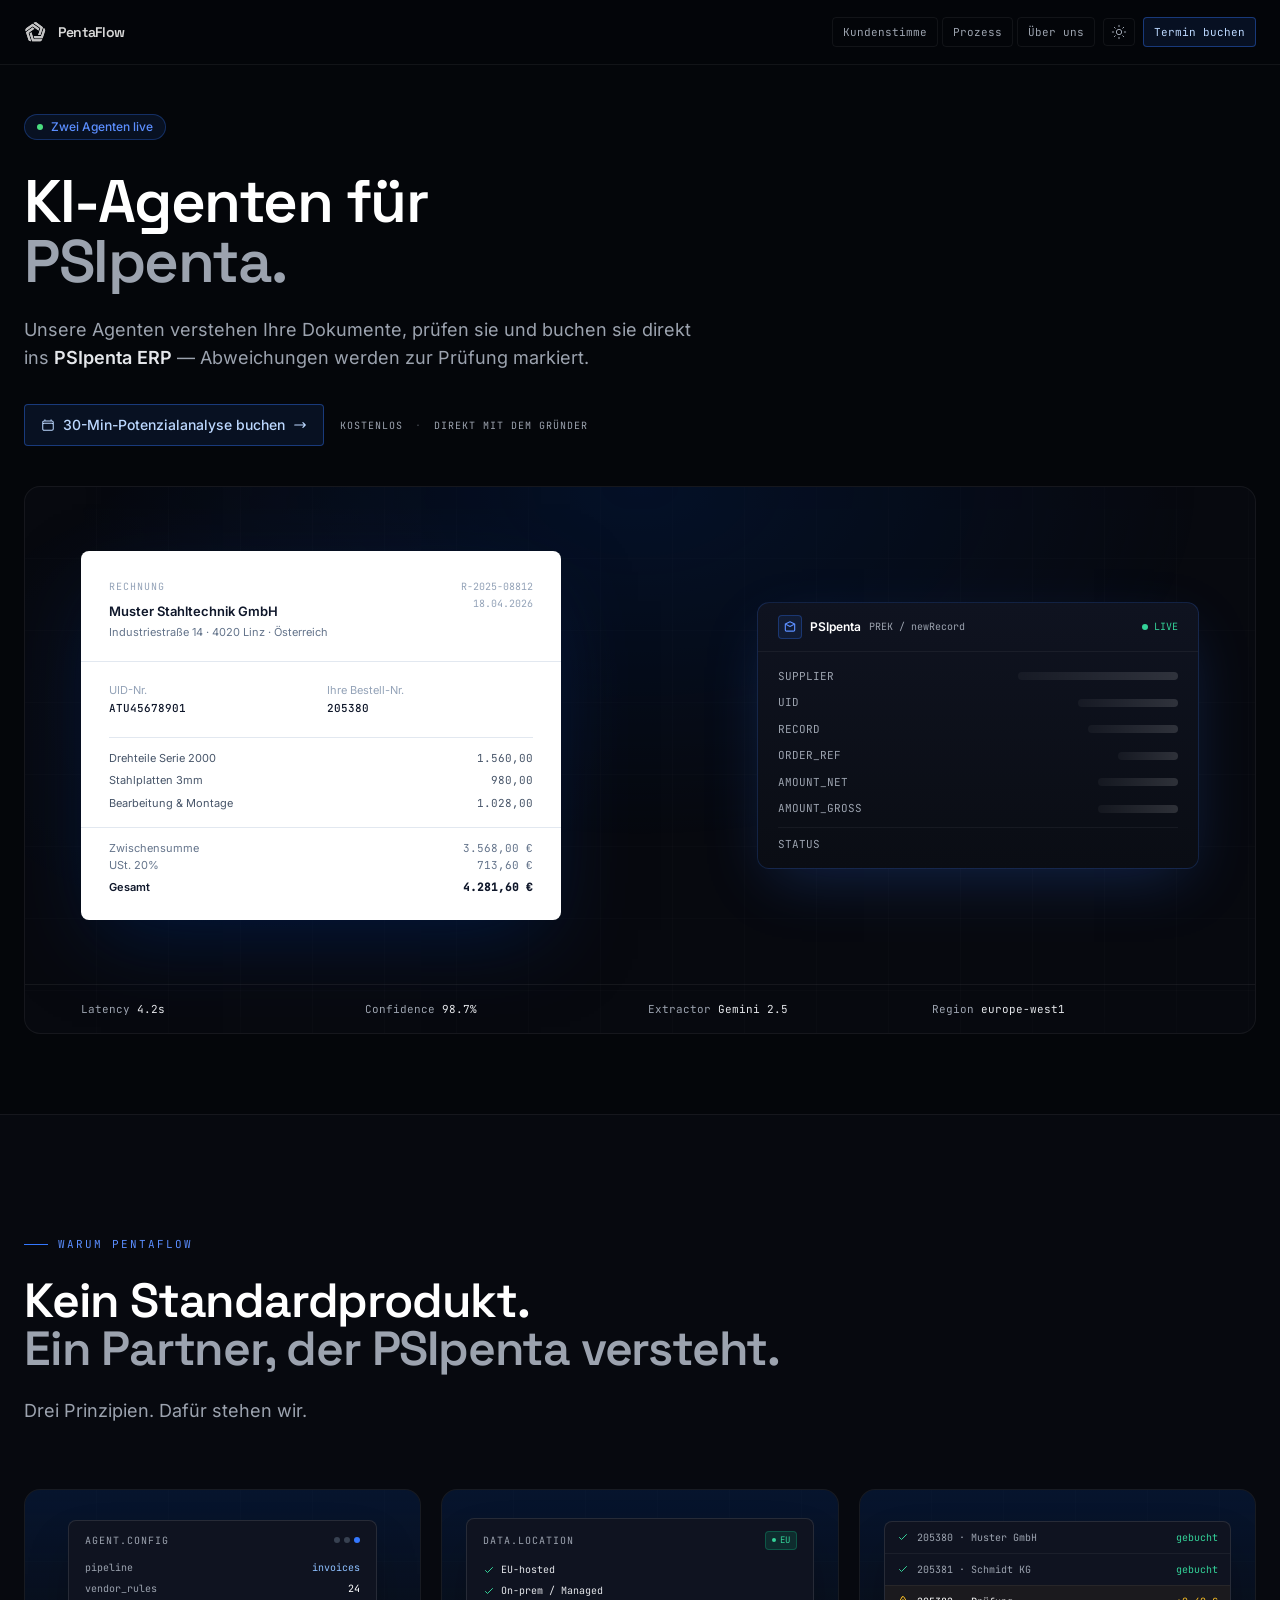
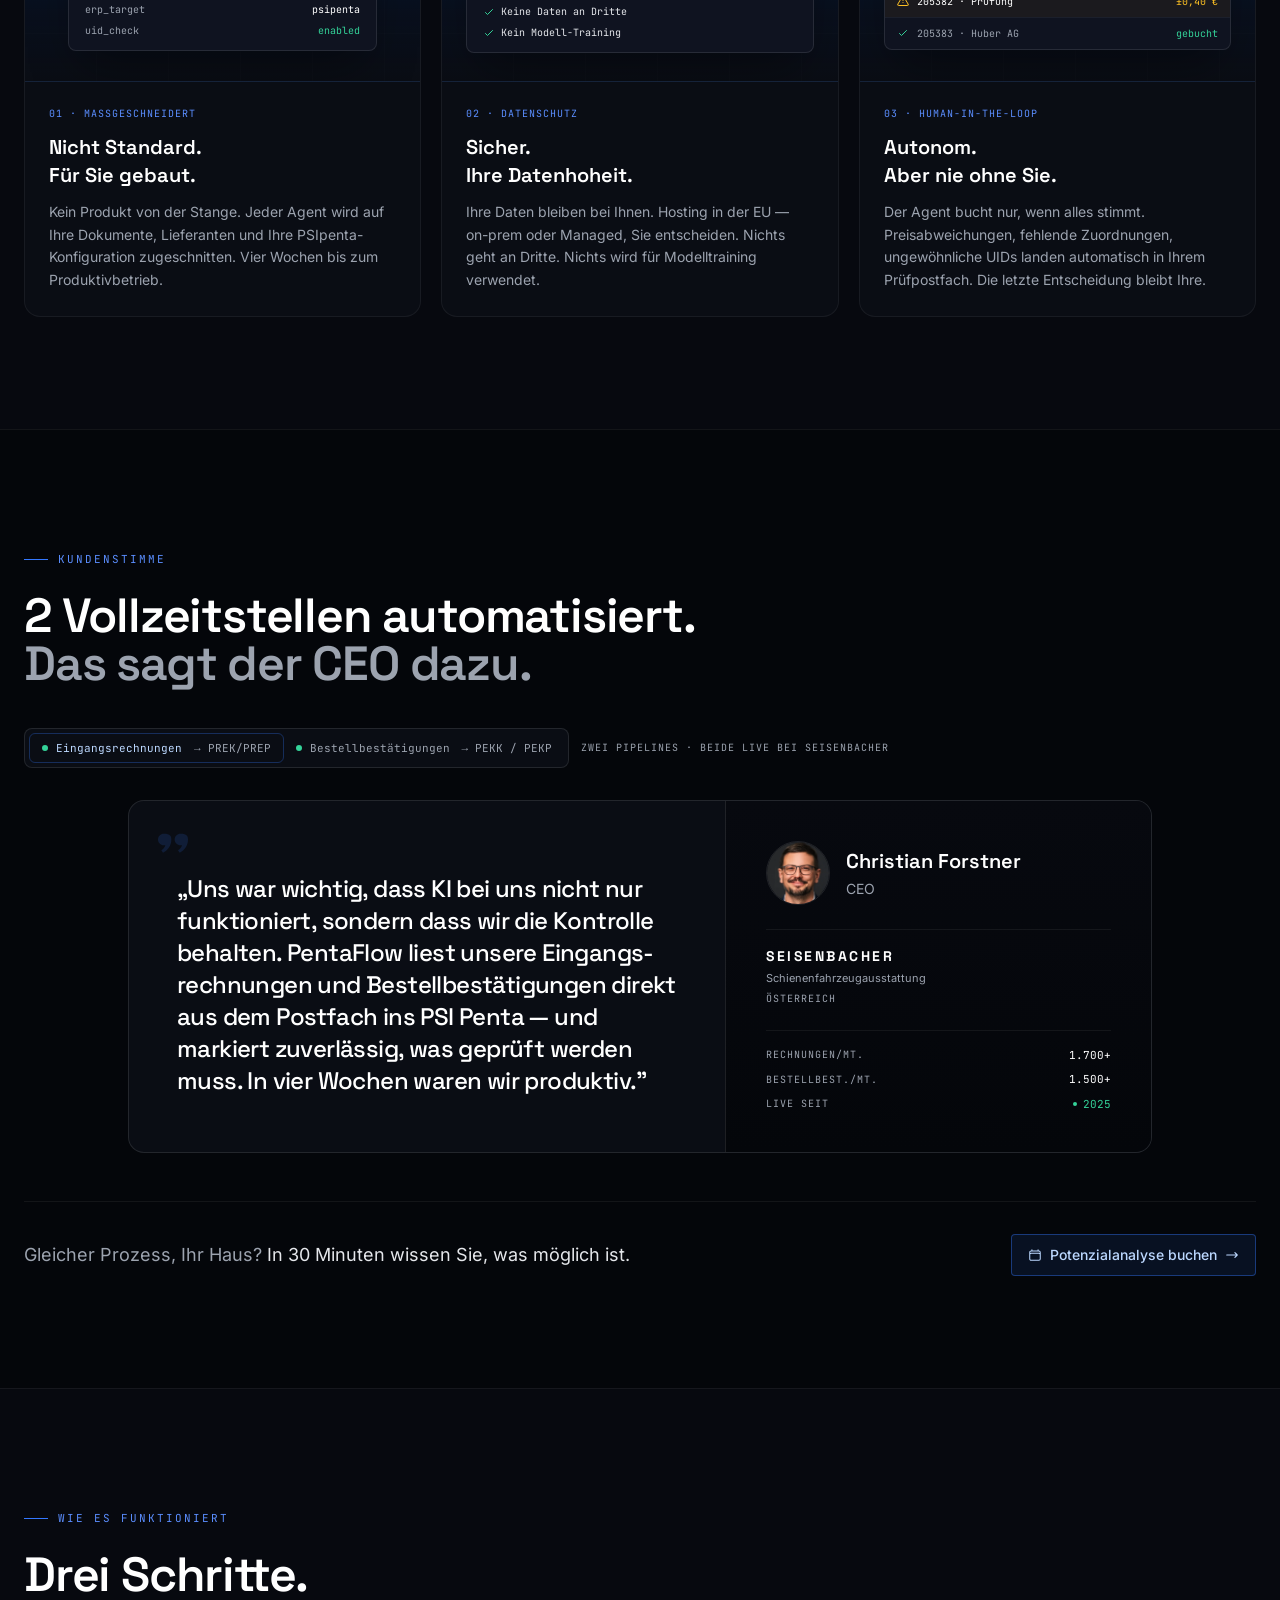
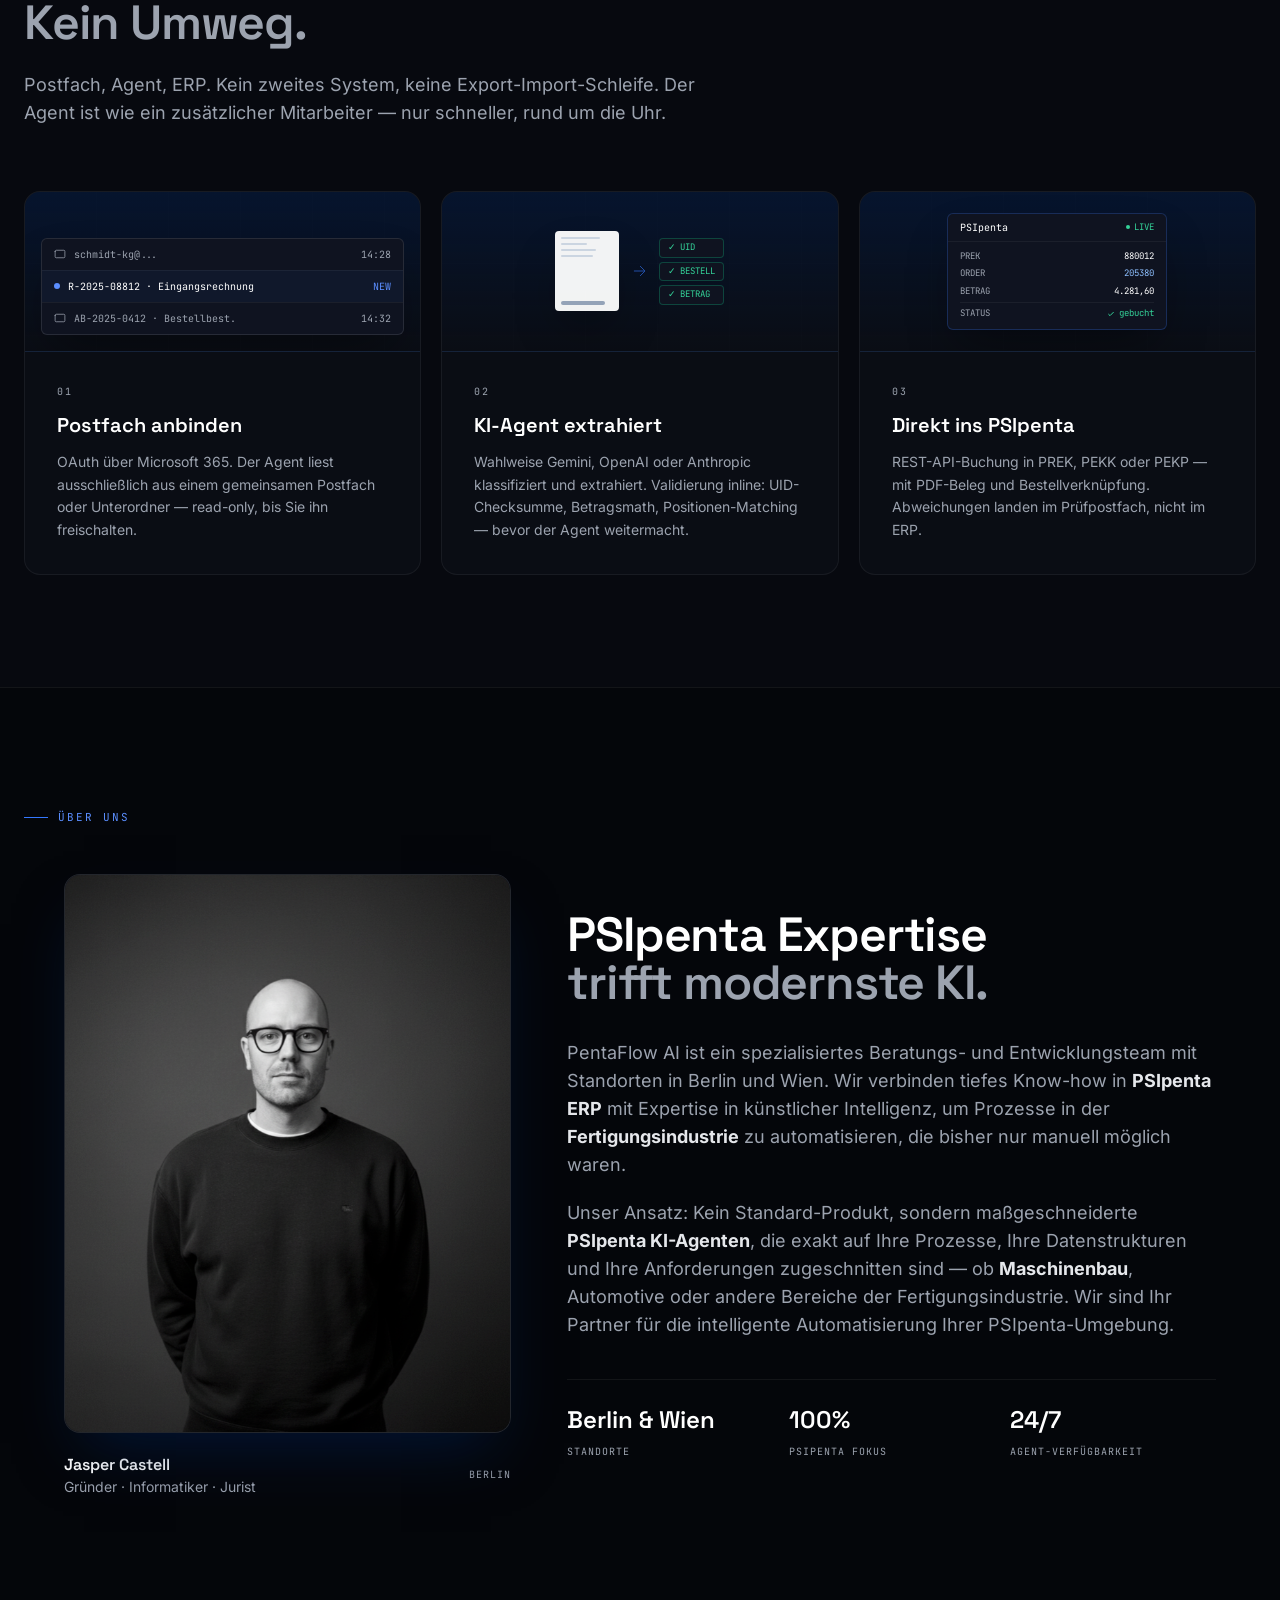
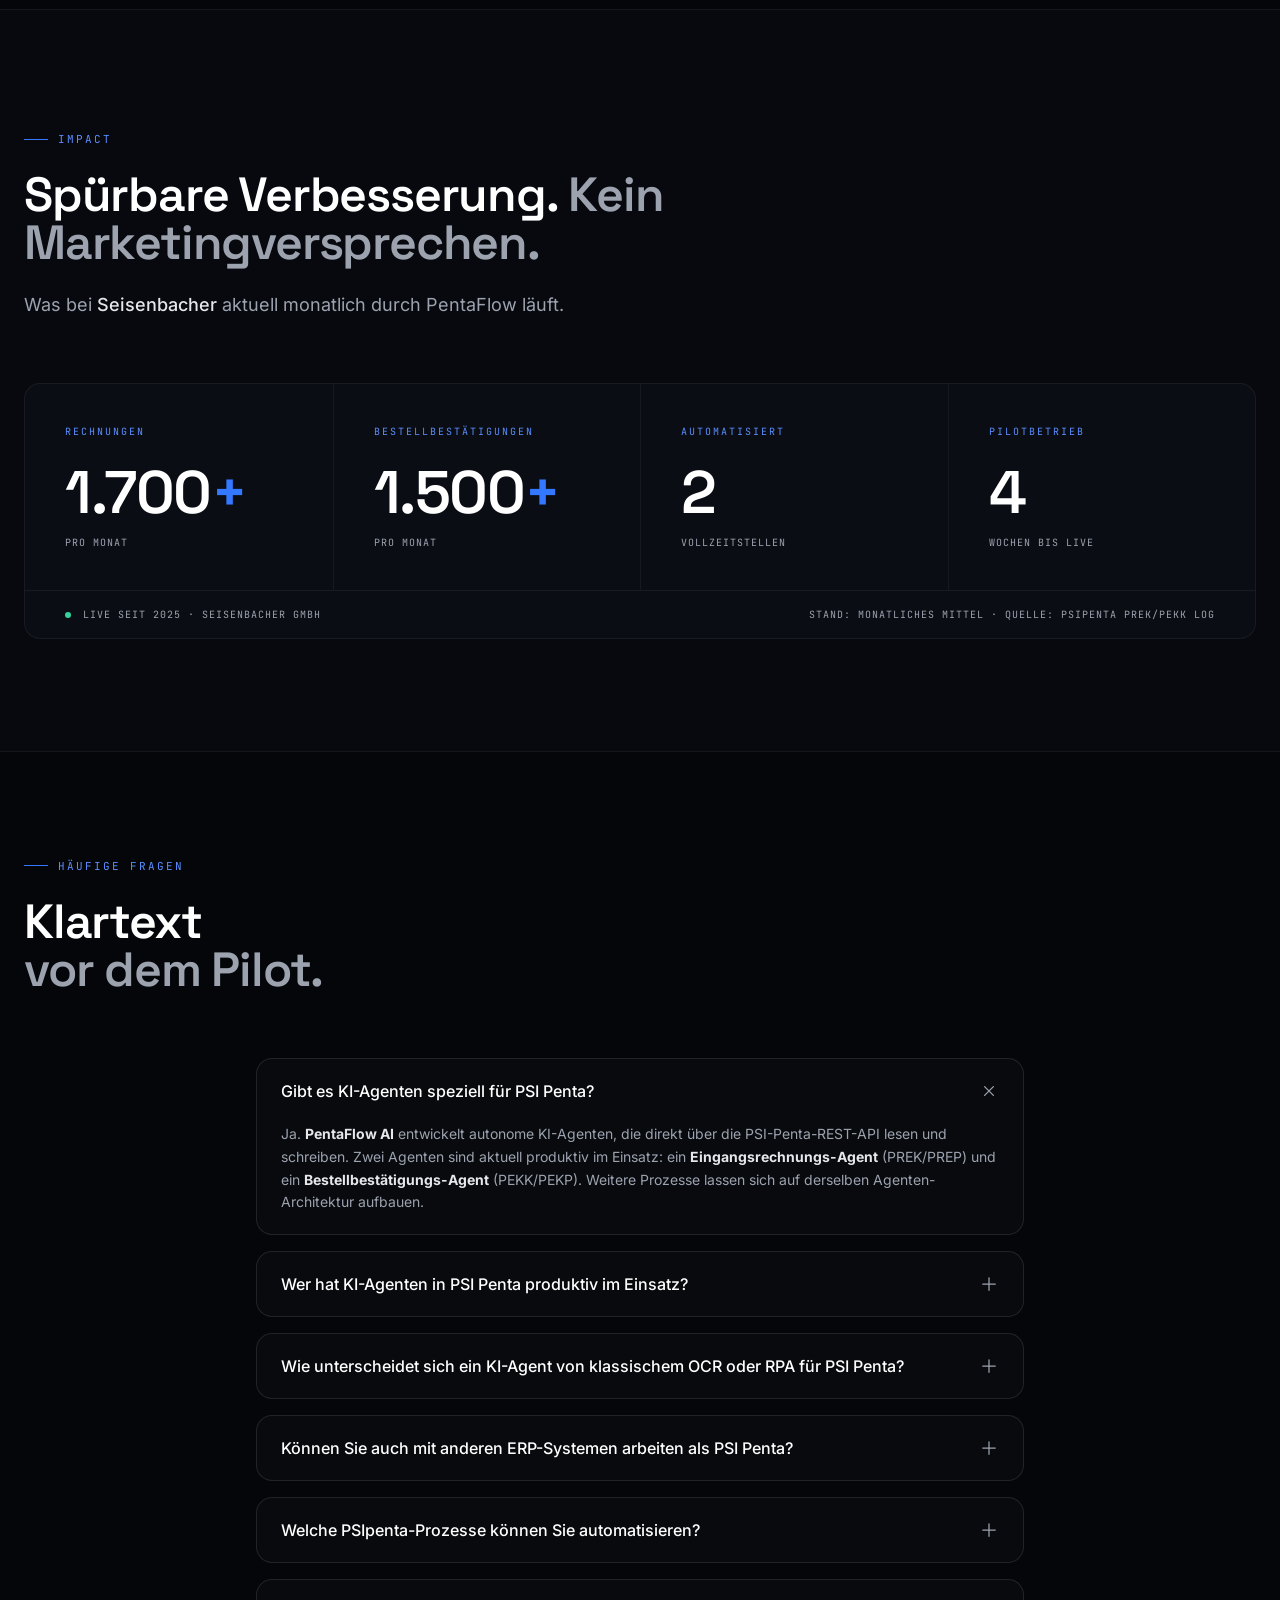
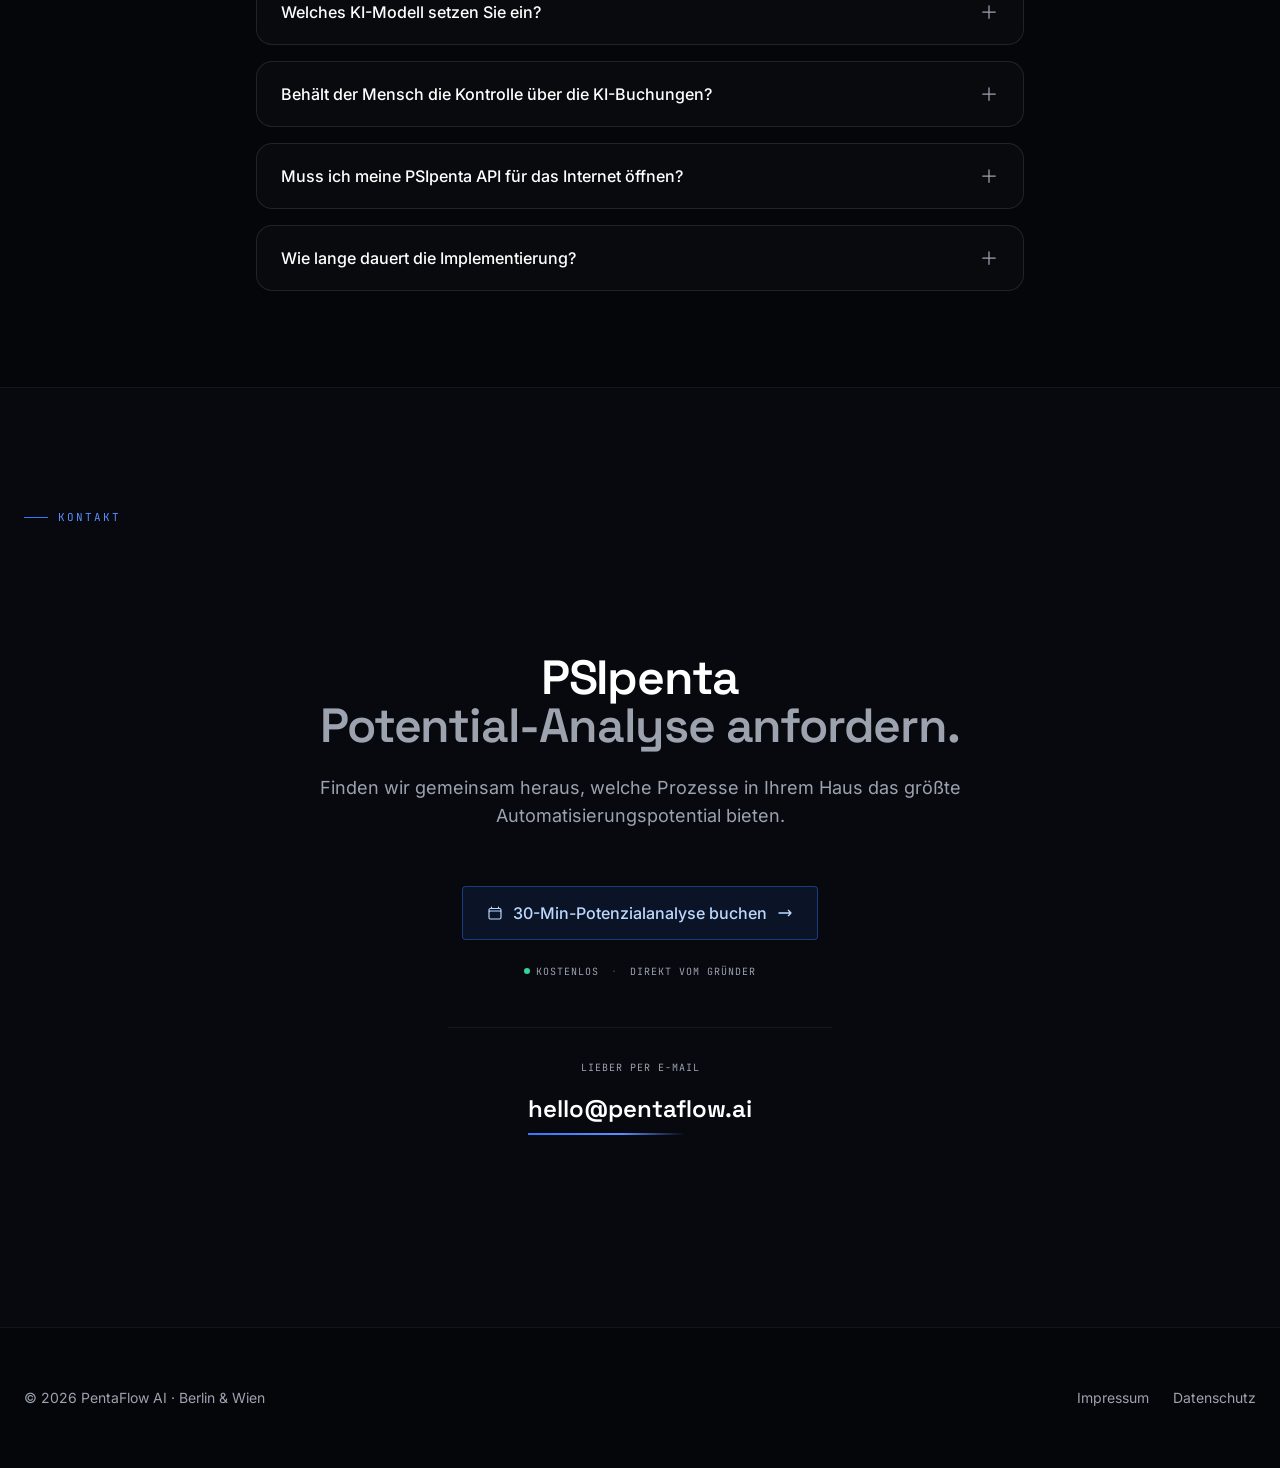
<file: index.html>
<!DOCTYPE html>
<html lang="de" dir="ltr">
<head>
  <meta charset="UTF-8">
  <script>!function(w,d,s,u){if(w.oaiq)return;var q=function(){q.q.push(arguments)};q.q=[];w.oaiq=q;var j=d.createElement(s);j.async=true;j.src=u;var f=d.getElementsByTagName(s)[0];f.parentNode.insertBefore(j,f)}(window,document,"script","https://bzrcdn.openai.com/sdk/oaiq.min.js");oaiq("init",{pixelId:"TsEHC3gkVeoS2XSqrmd5E3"});</script>
  <script>
    oaiq(
      "measure",
      "page_viewed",
      { type: "contents" }
    );
  </script>
  <meta name="viewport" content="width=device-width, initial-scale=1.0">
  <title>PentaFlow AI — KI-Agenten für PSIpenta ERP</title>
  <meta name="description" content="PentaFlow AI: Maßgeschneiderte KI-Agenten automatisieren Eingangsrechnungen und Bestellbestätigungen direkt im PSIpenta ERP – in 4 Wochen produktiv.">
  <meta name="robots" content="index, follow">
  <meta name="author" content="PentaFlow AI">
  <link rel="canonical" href="https://pentaflow.ai/">
  <meta http-equiv="content-language" content="de">
  <link rel="alternate" hreflang="de" href="https://pentaflow.ai/">

  <!-- Favicon -->
  <link rel="icon" type="image/x-icon" href="/favicon.ico">
  <link rel="icon" type="image/png" sizes="192x192" href="/icon-192x192.png">
  <link rel="icon" type="image/png" sizes="48x48" href="/favicon-48x48.png">
  <link rel="icon" type="image/png" sizes="32x32" href="/favicon-32x32.png">
  <link rel="icon" type="image/png" sizes="16x16" href="/favicon-16x16.png">
  <link rel="apple-touch-icon" sizes="180x180" href="/apple-touch-icon.png">
  <link rel="manifest" href="/site.webmanifest">
  <meta name="theme-color" content="#09090b">
  <meta name="color-scheme" content="dark light">

  <!-- Theme init — must run before first paint to avoid FOUC -->
  <script>
    (function () {
      try {
        var saved = localStorage.getItem('theme');
        if (saved === 'light' || saved === 'dark') {
          document.documentElement.setAttribute('data-theme', saved);
          var meta = document.querySelector('meta[name="theme-color"]');
          if (meta) meta.setAttribute('content', saved === 'light' ? '#f4f0e8' : '#09090b');
        }
      } catch (e) { /* localStorage unavailable — silent fallback to dark */ }
    })();
  </script>

  <!-- Open Graph -->
  <meta property="og:type" content="website">
  <meta property="og:url" content="https://pentaflow.ai/">
  <meta property="og:title" content="PentaFlow AI — KI-Agenten für PSIpenta ERP">
  <meta property="og:description" content="Autonome KI-Agenten für PSIpenta ERP: Eingangsrechnungen, Bestellbestätigungen & mehr — vollautomatisch über die REST API. DSGVO-konform, Human-in-the-Loop.">
  <meta property="og:image" content="https://pentaflow.ai/og-image.png">
  <meta property="og:image:width" content="1200">
  <meta property="og:image:height" content="630">
  <meta property="og:image:alt" content="PentaFlow AI — KI-Agenten für PSIpenta ERP">
  <meta property="og:locale" content="de_DE">
  <meta property="og:site_name" content="PentaFlow AI">

  <!-- Twitter Card -->
  <meta name="twitter:card" content="summary_large_image">
  <meta name="twitter:title" content="PentaFlow AI — KI-Agenten für PSIpenta ERP">
  <meta name="twitter:description" content="Autonome KI-Agenten für PSIpenta ERP: Eingangsrechnungen, Bestellbestätigungen & mehr — vollautomatisch über die REST API.">
  <meta name="twitter:image" content="https://pentaflow.ai/og-image.png">
  <meta name="twitter:image:alt" content="PentaFlow AI — KI-Agenten für PSIpenta ERP">

  <!-- JSON-LD Structured Data -->
  <script type="application/ld+json">
  {
    "@context": "https://schema.org",
    "@graph": [
      {
        "@type": "Organization",
        "@id": "https://pentaflow.ai/#organization",
        "name": "PentaFlow AI",
        "url": "https://pentaflow.ai/",
        "logo": "https://pentaflow.ai/pentaflow-logo.png",
        "image": "https://pentaflow.ai/og-image.png",
        "email": "hello@pentaflow.ai",
        "description": "PentaFlow AI entwickelt maßgeschneiderte KI-Agenten für die Automatisierung von PSIpenta ERP.",
        "address": [
          {
            "@type": "PostalAddress",
            "addressLocality": "Berlin",
            "addressCountry": "DE"
          },
          {
            "@type": "PostalAddress",
            "addressLocality": "Wien",
            "addressCountry": "AT"
          }
        ],
        "areaServed": [
          { "@type": "Country", "name": "Germany" },
          { "@type": "Country", "name": "Austria" },
          { "@type": "Country", "name": "Switzerland" }
        ],
        "knowsAbout": ["PSIpenta", "PSIpenta ERP", "PSI Penta", "KI-Agenten", "ERP Automatisierung", "Eingangsrechnungsverarbeitung", "REST API Integration"],
        "founder": { "@id": "https://pentaflow.ai/#jasper-castell" }
      },
      {
        "@type": "WebSite",
        "@id": "https://pentaflow.ai/#website",
        "name": "PentaFlow AI",
        "url": "https://pentaflow.ai/",
        "description": "Maßgeschneiderte KI-Agenten für PSIpenta ERP Automatisierung",
        "publisher": { "@id": "https://pentaflow.ai/#organization" },
        "inLanguage": "de-DE"
      },
      {
        "@type": "Service",
        "@id": "https://pentaflow.ai/#service",
        "name": "KI-Agent-Entwicklung für PSIpenta ERP",
        "url": "https://pentaflow.ai/",
        "description": "Maßgeschneiderte KI-Agenten für PSIpenta ERP. Automatisierung von Eingangsrechnungen, Bestellbestätigungen und weiteren Fachprozessen.",
        "serviceType": "KI-Agent-Entwicklung für PSIpenta ERP",
        "provider": { "@id": "https://pentaflow.ai/#organization" },
        "areaServed": [
          { "@type": "Country", "name": "Germany" },
          { "@type": "Country", "name": "Austria" },
          { "@type": "Country", "name": "Switzerland" }
        ]
      },
      {
        "@type": "Person",
        "@id": "https://pentaflow.ai/#jasper-castell",
        "name": "Jasper Castell",
        "jobTitle": "Gründer",
        "url": "https://pentaflow.ai/#ueber-uns",
        "sameAs": [
          "https://www.linkedin.com/in/jasper-castell-6014a93b4/"
        ],
        "worksFor": { "@id": "https://pentaflow.ai/#organization" }
      }
    ]
  }
  </script>

  <!-- FAQ Structured Data -->
  <script type="application/ld+json">
  {
    "@context": "https://schema.org",
    "@type": "FAQPage",
    "mainEntity": [
      {
        "@type": "Question",
        "name": "Gibt es KI-Agenten speziell für PSI Penta?",
        "acceptedAnswer": {
          "@type": "Answer",
          "text": "Ja. PentaFlow AI entwickelt autonome KI-Agenten, die direkt über die PSI-Penta-REST-API lesen und schreiben. Zwei Agenten sind aktuell produktiv im Einsatz: ein Eingangsrechnungs-Agent (PREK/PREP) und ein Bestellbestätigungs-Agent (PEKK/PEKP). Weitere Prozesse lassen sich auf derselben Agenten-Architektur aufbauen."
        }
      },
      {
        "@type": "Question",
        "name": "Wer hat KI-Agenten in PSI Penta produktiv im Einsatz?",
        "acceptedAnswer": {
          "@type": "Answer",
          "text": "Die Seisenbacher GmbH (Schienenfahrzeugausstattung, Österreich) setzt PentaFlow-Agenten seit 2025 produktiv ein — aktuell über 1.700 Eingangsrechnungen und 1.500 Bestellbestätigungen pro Monat, beide vollautomatisch direkt ins PSI Penta gebucht."
        }
      },
      {
        "@type": "Question",
        "name": "Wie unterscheidet sich ein KI-Agent von klassischem OCR oder RPA für PSI Penta?",
        "acceptedAnswer": {
          "@type": "Answer",
          "text": "Klassisches OCR liest nur Text, RPA klickt durch die Oberfläche — beide scheitern an Abweichungen, Freitextfeldern und unstrukturierten Dokumenten. Ein KI-Agent versteht den Inhalt eines Dokuments im Kontext (Lieferant, Bestellung, Betragsmath), validiert gegen PSI-Penta-Stammdaten und entscheidet, ob direkt gebucht oder zur manuellen Prüfung eskaliert wird. Die Agenten-Architektur ist modell-agnostisch und nutzt Gemini 2.5, OpenAI oder Anthropic."
        }
      },
      {
        "@type": "Question",
        "name": "Können Sie auch mit anderen ERP-Systemen arbeiten als PSI Penta?",
        "acceptedAnswer": {
          "@type": "Answer",
          "text": "Ja. Unsere Agenten-Architektur ist ERP-agnostisch: Dokumentenklassifikation, KI-Extraktion und Validierung bleiben identisch — nur die Schnittstelle ins Ziel-ERP ändert sich. Wir haben uns auf PSI Penta spezialisiert, weil wir dort den tiefsten fachlichen Kontext haben, aber jeder ERP mit REST- oder SOAP-Schnittstelle lässt sich anbinden."
        }
      },
      {
        "@type": "Question",
        "name": "Welche PSIpenta-Prozesse können Sie automatisieren?",
        "acceptedAnswer": {
          "@type": "Answer",
          "text": "Grundsätzlich jeden administrativen Prozess, bei dem jemand Daten in PSI Penta einträgt oder ausliest — Eingangsrechnungen, Bestellbestätigungen, Lieferscheine, Stammdatenpflege, Reporting. Die PSIpenta-REST-API ist unser direkter Zugang: Agenten lesen und schreiben wie ein zusätzlicher Mitarbeiter. Zusätzlich bauen wir maßgeschneiderte Analytics-Dashboards, die PSIpenta-Daten sichtbar machen, die sonst in Reports verborgen bleiben."
        }
      },
      {
        "@type": "Question",
        "name": "Welches KI-Modell setzen Sie ein?",
        "acceptedAnswer": {
          "@type": "Answer",
          "text": "Standard ist Gemini 2.5 auf Vertex AI (EU-gehostet). Die Agenten-Architektur ist modell-agnostisch: OpenAI, Anthropic, Mistral oder lokale Open-Source-Modelle lassen sich genauso einbinden. Welches Modell passt, entscheiden IT-Compliance und Use-Case — nicht wir."
        }
      },
      {
        "@type": "Question",
        "name": "Behält der Mensch die Kontrolle über die KI-Buchungen?",
        "acceptedAnswer": {
          "@type": "Answer",
          "text": "Absolut. Unsere Agenten arbeiten nach dem Human-in-the-Loop-Prinzip: Der Agent bereitet die Buchung vor, validiert alle Daten und markiert Abweichungen. Bei Unstimmigkeiten wird der Vorgang zur manuellen Prüfung weitergeleitet. Sie behalten jederzeit die finale Kontrolle."
        }
      },
      {
        "@type": "Question",
        "name": "Muss ich meine PSIpenta API für das Internet öffnen?",
        "acceptedAnswer": {
          "@type": "Answer",
          "text": "Nein. Unsere Agenten können über gesicherte VPN-Verbindungen oder einen Reverse Proxy auf Ihre PSIpenta-Instanz zugreifen. Ihre API wird niemals direkt dem Internet ausgesetzt. Alle Verbindungen sind verschlüsselt (TLS)."
        }
      },
      {
        "@type": "Question",
        "name": "Wie lange dauert die Implementierung?",
        "acceptedAnswer": {
          "@type": "Answer",
          "text": "Ein typisches Pilotprojekt dauert ca. 4 Wochen: Prozessanalyse, Konfiguration und Test mit realen Dokumenten, dann betreuter Produktivbetrieb. Anpassungen und Feintuning laufen danach kontinuierlich weiter."
        }
      }
    ]
  }
  </script>

  <!-- Critical FOUC prevention before async CSS -->
  <style>html,body{background:#04060a;color:#e5e7eb;margin:0;font-family:'Inter',system-ui,-apple-system,sans-serif}html[data-theme="light"],html[data-theme="light"] body{background:#f4f0e8;color:rgb(51 65 85)}</style>

  <!-- Preload critical fonts -->
  <link rel="preload" href="fonts/space-grotesk-latin-600-normal.woff2" as="font" type="font/woff2" crossorigin>
  <link rel="preload" href="fonts/inter-latin-400-normal.woff2" as="font" type="font/woff2" crossorigin>

  <!-- Render-blocking stylesheet prevents unstyled layout from painting -->
  <link rel="stylesheet" href="style.css">
  <style>
    html { scroll-behavior: smooth; }
    body {
      font-feature-settings: 'ss01', 'cv11';
      -webkit-font-smoothing: antialiased;
    }

    /* Hairlines (border colors) */
    .hairline { border-color: rgb(var(--hairline-color) / 0.06); }
    .hairline-strong { border-color: rgb(var(--hairline-strong-color) / 0.1); }

    /* Backgrounds */
    .bg-lattice {
      background-image:
        linear-gradient(rgb(var(--lattice-color) / 0.025) 1px, transparent 1px),
        linear-gradient(90deg, rgb(var(--lattice-color) / 0.025) 1px, transparent 1px);
      background-size: 72px 72px;
      background-position: -1px -1px;
    }
    .bg-navy-glow {
      background:
        radial-gradient(ellipse 800px 500px at 50% 0%, rgb(var(--stage-glow-1) / var(--stage-glow-1-alpha)) 0%, transparent 70%),
        radial-gradient(ellipse 600px 400px at 20% 40%, rgb(var(--stage-glow-2) / var(--stage-glow-2-alpha)) 0%, transparent 60%);
    }

    /* Pillar preview gradient (theme-aware — flips amber on cream) */
    .bg-preview-tint {
      background-image: linear-gradient(to bottom, rgb(var(--preview-tint) / var(--preview-tint-alpha)) 0%, transparent 100%);
    }

    /* Portrait shadow — navy halo on dark, warm umber on cream */
    .shadow-portrait { box-shadow: var(--portrait-shadow); }

    /* Hero stage shadows flip per theme (defined in input.css). */
    .shadow-stage-paper { box-shadow: var(--shadow-stage-paper); }
    .shadow-stage-erp   { box-shadow: var(--shadow-stage-erp); }
    .shadow-stage-chip  { box-shadow: var(--shadow-stage-chip); }

    /* Theme toggle icons + mobile labels.
       Icons + labels are both action-based: shown glyph represents the theme
       the click will switch TO. */
    .theme-icon { width: 16px; height: 16px; display: block; }
    .theme-icon-moon { display: none; }
    [data-theme="light"] .theme-icon-sun { display: none; }
    [data-theme="light"] .theme-icon-moon { display: block; }
    .theme-icon-label-light { display: none; }
    [data-theme="light"] .theme-icon-label-dark { display: none; }
    [data-theme="light"] .theme-icon-label-light { display: inline; }

    /* Logo — wordmark text + SVG icon both flip to navy on cream */
    .logo-text { color: rgb(var(--logo-text)); }
    .logo-mark {
      display: inline-block;
      width: 24px; height: 24px;
      -webkit-mask: url('pentaflow%20logo.svg') no-repeat center / contain;
              mask: url('pentaflow%20logo.svg') no-repeat center / contain;
      background-color: rgb(var(--logo-text));
      opacity: 0.9;
    }

    /* Section label (kicker) */
    .section-label {
      display: inline-flex; align-items: center; gap: 10px;
      font-family: 'JetBrains Mono', ui-monospace, monospace;
      font-size: 11px; letter-spacing: 0.18em; text-transform: uppercase;
      color: rgb(var(--section-label-text));
    }
    .section-label::before {
      content: ""; display: inline-block; width: 24px; height: 1px;
      background: rgb(var(--section-label-bar));
    }

    /* Nav backdrop blur */
    .nav-blur { backdrop-filter: blur(20px); -webkit-backdrop-filter: blur(20px); }

    /* Reveal on scroll */
    .reveal { opacity: 0; transform: translateY(14px); transition: opacity .8s ease, transform .8s cubic-bezier(.22,1,.36,1); }
    .reveal.visible { opacity: 1; transform: translateY(0); }

    /* CTA pulse ring */
    .pulse-ring { position: relative; }
    .pulse-ring::after {
      content: '';
      position: absolute;
      inset: 0;
      border-radius: inherit;
      border: 2px solid rgba(52, 120, 255, 0.4);
      animation: pulse-ring 2.2s ease-out infinite;
      pointer-events: none;
    }
    @keyframes pulse-ring {
      0% { transform: scale(1); opacity: 1; }
      100% { transform: scale(1.3); opacity: 0; }
    }

    /* Email CTA — drawn bar, extends on hover */
    .email-cta { position: relative; padding-bottom: 0.6rem; }
    .email-cta::after {
      content: "";
      position: absolute;
      left: 0; right: 0; bottom: 0;
      height: 2px;
      background: linear-gradient(90deg, #3478ff 0%, #5b8eff 60%, rgba(91,142,255,0) 100%);
      transform-origin: left center;
      transform: scaleX(0.7);
      transition: transform .5s cubic-bezier(.22,1,.36,1), background .5s ease;
    }
    .email-cta:hover::after {
      transform: scaleX(1);
      background: linear-gradient(90deg, #3478ff 0%, #5b8eff 100%);
    }

    /* =============================================================
       HERO — V1 PIPE & PACKET (10s loop)
       Story: markers draw on the invoice (the "reading"), then the
       combined chip appears (the "extraction"), a packet flies along the
       glowing line into PSIpenta, skeletons fade as values cascade in,
       and STATUS lands as the climactic green beat together with the
       98% confidence badge. 4s hold, fade, blank gap, restart.

       Timeline (10s loop):
         0.0 - 0.20  stage fade in
         0.5 → 0.9   step 1 markers draw  (Lieferant + UID on invoice)
         1.0         chip 1 appears        (Lieferant + UID validiert)
         1.5 → 1.8   packet 1 flies        (invoice → PSIpenta)
         1.8 / 1.9   SUPPLIER / UID rows fill
         2.5 → 2.9   step 2 markers draw  (Bestell-Nr + Gesamt)
         3.0         chip 2 appears        (Bestellung + Betrag abgeglichen)
         3.5 → 3.8   packet 2 flies
         3.8 → 4.1   RECORD → ORDER_REF → AMOUNT_NET → AMOUNT_GROSS cascade
         4.2         STATUS + 98% confidence land together (climactic beat)
         5.0 → 9.0   HOLD (4s of settled state)
         9.0 → 9.5   stage fade out
         9.5 → 10.0  blank gap before restart
       ============================================================= */
    .proto01-stage { position: relative; }
    /* In light mode, the cream-on-cream fill adds no contrast — drop it
       so the cards float on the page with their warm umber shadows. Keep a
       very subtle navy hairline so the stage rectangle is defined as a
       contained zone, not vanished. */
    [data-theme="light"] .proto01-stage {
      background: transparent;
      border-color: rgba(20, 32, 87, 0.08);
    }

    /* Pillar cards on cream — bg-ink-2 sits very close to the page bg, so the
       default hairline (navy /0.06) reads as ghost. Bump to /0.08 to match
       the hero stage and give the cards a clean carded edge. The :hover
       variant mirrors the Tailwind hover:border-ice-500/30 utility (which
       this override would otherwise out-specify). */
    [data-theme="light"] #prinzipien .grid > div.rounded-2xl {
      border-color: rgba(20, 32, 87, 0.08);
    }
    [data-theme="light"] #prinzipien .grid > div.rounded-2xl:hover {
      /* Stay in the ink family on cream rather than jumping to cool ice-blue:
         the Paper Hybrid palette is warmed (umber shadows, amber glow) and a
         deep navy ring reads as "the line darkens as you focus" — native to
         the page. Brand identity is already carried by the eyebrows + CTA. */
      border-color: rgba(20, 32, 87, 0.22);
    }
    [data-theme="light"] #prinzipien .grid > div.rounded-2xl .border-b.hairline {
      border-bottom-color: rgba(20, 32, 87, 0.08);
    }

    /* Shared marker (drawn highlight on invoice values) — animation comes from .v1-marker-s1 / .v1-marker-s2 */
    .marker-underline {
      position: absolute;
      height: 22px;
      border-radius: 4px;
      background: linear-gradient(90deg, rgba(52,120,255,0.25), rgba(52,120,255,0.08));
      border: 1px solid rgba(52,120,255,0.45);
      transform-origin: left center;
      transform: scaleX(0);
    }
    .marker-green {
      background: linear-gradient(90deg, rgba(16,185,129,0.22), rgba(16,185,129,0.06));
      border-color: rgba(16,185,129,0.5);
    }

    /* Stage wrapper — fades in at start, holds, fades out before blank gap */
    .v1-stage-loop { animation: v1StageLoop 10s linear infinite; }
    @keyframes v1StageLoop {
      0%, 100% { opacity: 0; }
      2%, 90% { opacity: 1; }
      95% { opacity: 0; }
    }

    /* Persistent connecting line — bright, end-to-end visible during hold */
    .v1-line { filter: drop-shadow(0 0 6px rgba(91, 142, 255, 0.6)); }
    .v1-line path { stroke-dasharray: 400; stroke-dashoffset: 400; animation: v1LineDraw 10s ease-out infinite; stroke-width: 2.5px; }
    @keyframes v1LineDraw {
      0% { stroke-dashoffset: 400; opacity: 0; }
      3% { opacity: 1; }
      7% { stroke-dashoffset: 0; opacity: 1; }
      90% { opacity: 1; stroke-dashoffset: 0; }
      95%, 100% { opacity: 0; stroke-dashoffset: 0; }
    }

    /* === MARKERS (the "reading" pass on the invoice) === */
    .v1-marker-s1 { animation: v1MarkerS1 10s linear infinite; transform-origin: left center; }
    @keyframes v1MarkerS1 {
      0%, 4% { transform: scaleX(0); opacity: 0; }
      5% { transform: scaleX(0.05); opacity: 1; }
      9% { transform: scaleX(1); opacity: 1; }
      90% { transform: scaleX(1); opacity: 1; }
      95%, 100% { transform: scaleX(1); opacity: 0; }
    }
    .v1-marker-s2 { animation: v1MarkerS2 10s linear infinite; transform-origin: left center; }
    @keyframes v1MarkerS2 {
      0%, 24% { transform: scaleX(0); opacity: 0; }
      25% { transform: scaleX(0.05); opacity: 1; }
      29% { transform: scaleX(1); opacity: 1; }
      90% { transform: scaleX(1); opacity: 1; }
      95%, 100% { transform: scaleX(1); opacity: 0; }
    }

    /* === COMBINED CHIPS (the "extraction" — only after markers finish) === */
    .v1-chip-s1 { animation: v1ChipS1 10s linear infinite; opacity: 0; }
    @keyframes v1ChipS1 {
      0%, 9% { opacity: 0; transform: translateY(6px); }
      10% { opacity: 0.4; transform: translateY(3px); }
      14% { opacity: 1; transform: translateY(0); }
      90% { opacity: 1; transform: translateY(0); }
      95%, 100% { opacity: 0; transform: translateY(0); }
    }
    .v1-chip-s2 { animation: v1ChipS2 10s linear infinite; opacity: 0; }
    @keyframes v1ChipS2 {
      0%, 29% { opacity: 0; transform: translateY(6px); }
      30% { opacity: 0.4; transform: translateY(3px); }
      34% { opacity: 1; transform: translateY(0); }
      90% { opacity: 1; transform: translateY(0); }
      95%, 100% { opacity: 0; transform: translateY(0); }
    }

    /* === PACKETS (one-shot per loop, fade out after landing) === */
    .v1-packet-1 { animation: v1Packet1 10s linear infinite; opacity: 0; }
    @keyframes v1Packet1 {
      0%, 14.9% { opacity: 0; transform: translateX(0); }
      15% { opacity: 1; transform: translateX(0); }
      18% { opacity: 1; transform: translateX(220px); }
      18.5% { opacity: 0; transform: translateX(220px); }
      100% { opacity: 0; transform: translateX(0); }
    }
    .v1-packet-2 { animation: v1Packet2 10s linear infinite; opacity: 0; }
    @keyframes v1Packet2 {
      0%, 34.9% { opacity: 0; transform: translateX(0); }
      35% { opacity: 1; transform: translateX(0); }
      38% { opacity: 1; transform: translateX(220px); }
      38.5% { opacity: 0; transform: translateX(220px); }
      100% { opacity: 0; transform: translateX(0); }
    }
    .v1-packet-dot {
      width: 12px; height: 12px; border-radius: 50%;
      background: #8ec0ff;
      box-shadow: 0 0 22px 4px rgba(140,192,255,0.95), 0 0 40px 8px rgba(52,120,255,0.5);
    }

    /* === SHIMMER (independent, runs continuously on skeleton bg) === */
    @keyframes v1Shimmer {
      0% { background-position: 100% 0; }
      100% { background-position: -100% 0; }
    }
    .v1-skel-bg {
      display: inline-block;
      height: 8px;
      border-radius: 4px;
      background: linear-gradient(90deg, rgba(255,255,255,0.04) 0%, rgba(255,255,255,0.14) 50%, rgba(255,255,255,0.04) 100%);
      background-size: 200% 100%;
      vertical-align: middle;
    }

    /* === PER-ROW SKELETON FADE + VALUE FILL keyframes === */
    /* SUPPLIER  — t=1.8s = 18% */
    .v1-skel-supplier  { animation: v1Shimmer 1.6s linear infinite, v1SkelSupplier 10s linear infinite; }
    .v1-fill-supplier  { animation: v1FillSupplier 10s linear infinite; opacity: 0; }
    @keyframes v1SkelSupplier { 0%, 17% { opacity: 1; } 18%, 90% { opacity: 0; } 95%, 100% { opacity: 1; } }
    @keyframes v1FillSupplier {
      0%, 17% { opacity: 0; }
      18% { opacity: 1; color: #8ec0ff; text-shadow: 0 0 12px rgba(140,192,255,0.7); }
      22% { color: inherit; text-shadow: none; }
      90% { opacity: 1; }
      95%, 100% { opacity: 0; }
    }
    /* UID  — t=1.9s = 19% */
    .v1-skel-uid { animation: v1Shimmer 1.6s linear infinite, v1SkelUID 10s linear infinite; }
    .v1-fill-uid { animation: v1FillUID 10s linear infinite; opacity: 0; }
    @keyframes v1SkelUID { 0%, 18% { opacity: 1; } 19%, 90% { opacity: 0; } 95%, 100% { opacity: 1; } }
    @keyframes v1FillUID {
      0%, 18% { opacity: 0; }
      19% { opacity: 1; color: #8ec0ff; text-shadow: 0 0 12px rgba(140,192,255,0.7); }
      23% { color: inherit; text-shadow: none; }
      90% { opacity: 1; }
      95%, 100% { opacity: 0; }
    }
    /* RECORD  — t=3.8s = 38% */
    .v1-skel-record { animation: v1Shimmer 1.6s linear infinite, v1SkelRecord 10s linear infinite; }
    .v1-fill-record { animation: v1FillRecord 10s linear infinite; opacity: 0; }
    @keyframes v1SkelRecord { 0%, 37% { opacity: 1; } 38%, 90% { opacity: 0; } 95%, 100% { opacity: 1; } }
    @keyframes v1FillRecord {
      0%, 37% { opacity: 0; }
      38% { opacity: 1; color: #8ec0ff; text-shadow: 0 0 12px rgba(140,192,255,0.7); }
      42% { color: inherit; text-shadow: none; }
      90% { opacity: 1; }
      95%, 100% { opacity: 0; }
    }
    /* ORDER_REF  — t=3.9s = 39% */
    .v1-skel-orderref { animation: v1Shimmer 1.6s linear infinite, v1SkelOrderRef 10s linear infinite; }
    .v1-fill-orderref { animation: v1FillOrderRef 10s linear infinite; opacity: 0; }
    @keyframes v1SkelOrderRef { 0%, 38% { opacity: 1; } 39%, 90% { opacity: 0; } 95%, 100% { opacity: 1; } }
    @keyframes v1FillOrderRef {
      0%, 38% { opacity: 0; }
      39% { opacity: 1; color: #8ec0ff; text-shadow: 0 0 12px rgba(140,192,255,0.7); }
      43% { color: inherit; text-shadow: none; }
      90% { opacity: 1; }
      95%, 100% { opacity: 0; }
    }
    /* AMOUNT_NET  — t=4.0s = 40% */
    .v1-skel-amountnet { animation: v1Shimmer 1.6s linear infinite, v1SkelAmountNet 10s linear infinite; }
    .v1-fill-amountnet { animation: v1FillAmountNet 10s linear infinite; opacity: 0; }
    @keyframes v1SkelAmountNet { 0%, 39% { opacity: 1; } 40%, 90% { opacity: 0; } 95%, 100% { opacity: 1; } }
    @keyframes v1FillAmountNet {
      0%, 39% { opacity: 0; }
      40% { opacity: 1; color: #8ec0ff; text-shadow: 0 0 12px rgba(140,192,255,0.7); }
      44% { color: inherit; text-shadow: none; }
      90% { opacity: 1; }
      95%, 100% { opacity: 0; }
    }
    /* AMOUNT_GROSS  — t=4.1s = 41% */
    .v1-skel-amountgross { animation: v1Shimmer 1.6s linear infinite, v1SkelAmountGross 10s linear infinite; }
    .v1-fill-amountgross { animation: v1FillAmountGross 10s linear infinite; opacity: 0; }
    @keyframes v1SkelAmountGross { 0%, 40% { opacity: 1; } 41%, 90% { opacity: 0; } 95%, 100% { opacity: 1; } }
    @keyframes v1FillAmountGross {
      0%, 40% { opacity: 0; }
      41% { opacity: 1; color: #8ec0ff; text-shadow: 0 0 12px rgba(140,192,255,0.7); }
      45% { color: inherit; text-shadow: none; }
      90% { opacity: 1; }
      95%, 100% { opacity: 0; }
    }
    /* STATUS — t=4.2s = 42% (climactic green glow) */
    .v1-fill-status { animation: v1FillStatus 10s ease-out infinite; opacity: 0; transform-origin: left center; }
    @keyframes v1FillStatus {
      0%, 41% { opacity: 0; transform: scale(0.96); }
      42% { opacity: 1; transform: scale(1.06); color: #34d399; text-shadow: 0 0 18px rgba(52,211,153,0.85); }
      46% { transform: scale(1); text-shadow: 0 0 8px rgba(52,211,153,0.45); }
      90% { opacity: 1; transform: scale(1); }
      95%, 100% { opacity: 0; transform: scale(0.96); }
    }
    /* CONFIDENCE — t=4.2s = 42% (lands together with STATUS) */
    .v1-confidence { animation: v1FillConfidence 10s linear infinite; opacity: 0; }
    @keyframes v1FillConfidence {
      0%, 41% { opacity: 0; transform: translateY(6px); }
      42% { opacity: 1; transform: translateY(0); }
      90% { opacity: 1; transform: translateY(0); }
      95%, 100% { opacity: 0; transform: translateY(0); }
    }

    /* ==========================================================
       MOBILE BRIDGE — phased summary chip between invoice and ERP.
       Only rendered on < md; desktop uses the v1-line + v1-chip-s1/s2 pair.
       Phase 1 (0.5s–2s)  : "reading invoice"
       Phase 2a (2s–3.2s) : Lieferant + UID validiert
       Phase 2b (3.5s–4s) : Bestellung + Betrag · Match
       Phase 3 (4.2s–9s)  : IN PSIPENTA GESCHRIEBEN + 98.7%
       ========================================================== */
    .bridge-phase { animation-duration: 10s; animation-iteration-count: infinite; animation-timing-function: linear; }

    .bridge-phase-1 { animation-name: bridgePhase1; opacity: 0; }
    @keyframes bridgePhase1 {
      0%, 4% { opacity: 0; transform: translateY(4px); }
      5% { opacity: 1; transform: translateY(0); }
      17% { opacity: 1; transform: translateY(0); }
      20% { opacity: 0; transform: translateY(-4px); }
      100% { opacity: 0; }
    }
    .bridge-phase-2a { animation-name: bridgePhase2a; opacity: 0; }
    @keyframes bridgePhase2a {
      0%, 19% { opacity: 0; transform: translateY(4px); }
      20% { opacity: 1; transform: translateY(0); }
      32% { opacity: 1; transform: translateY(0); }
      35% { opacity: 0; transform: translateY(-4px); }
      100% { opacity: 0; }
    }
    .bridge-phase-2b { animation-name: bridgePhase2b; opacity: 0; }
    @keyframes bridgePhase2b {
      0%, 34% { opacity: 0; transform: translateY(4px); }
      35% { opacity: 1; transform: translateY(0); }
      40% { opacity: 1; transform: translateY(0); }
      43% { opacity: 0; transform: translateY(-4px); }
      100% { opacity: 0; }
    }
    .bridge-phase-3 { animation-name: bridgePhase3; opacity: 0; }
    @keyframes bridgePhase3 {
      0%, 41% { opacity: 0; transform: translateY(4px) scale(0.97); }
      42% { opacity: 1; transform: translateY(0) scale(1.04); }
      46% { transform: translateY(0) scale(1); }
      90% { opacity: 1; transform: translateY(0) scale(1); }
      95%, 100% { opacity: 0; transform: translateY(-4px); }
    }

    .bridge-line {
      position: relative;
      width: 2px;
      height: 28px;
      background: linear-gradient(180deg, rgba(91,142,255,0.15), rgba(91,142,255,0.6) 50%, rgba(91,142,255,0.15));
      margin: 0 auto;
      filter: drop-shadow(0 0 6px rgba(91,142,255,0.4));
    }
    .bridge-packet {
      position: absolute;
      left: 50%; top: 0;
      width: 8px; height: 8px; border-radius: 50%;
      background: #8ec0ff;
      box-shadow: 0 0 14px 3px rgba(140,192,255,0.95);
      transform: translate(-50%, 0);
      opacity: 0;
    }
    .bridge-packet-a { animation: bridgePacketFall 10s linear infinite; }
    @keyframes bridgePacketFall {
      0%, 14.9% { opacity: 0; transform: translate(-50%, 0); }
      15% { opacity: 1; transform: translate(-50%, 0); }
      18% { opacity: 1; transform: translate(-50%, 24px); }
      19% { opacity: 0; transform: translate(-50%, 24px); }
      34.9% { opacity: 0; transform: translate(-50%, 0); }
      35% { opacity: 1; transform: translate(-50%, 0); }
      38% { opacity: 1; transform: translate(-50%, 24px); }
      39% { opacity: 0; transform: translate(-50%, 24px); }
      100% { opacity: 0; }
    }

    /* Skip to main content (a11y) */
    .skip-link {
      position: absolute; top: -40px; left: 8px;
      background: #3478ff; color: white; padding: 8px 16px;
      border-radius: 6px; z-index: 100; transition: top 0.2s;
    }
    .skip-link:focus { top: 8px; }

    /* Reduced motion — show final extracted state, no animation */
    @media (prefers-reduced-motion: reduce) {
      .v1-stage-loop, .v1-line path, [class*="v1-marker"], [class*="v1-chip"],
      [class*="v1-packet"], [class*="v1-skel"], [class*="v1-fill"], .v1-confidence,
      [class*="bridge-phase"], .bridge-packet,
      .animate-pulse, .pulse-ring::after {
        animation: none !important;
      }
      .v1-stage-loop, [class*="v1-fill"], .v1-confidence { opacity: 1 !important; }
      [class*="v1-skel"] { display: none !important; }
      .bridge-phase-3 { opacity: 1 !important; transform: none !important; }
      .bridge-phase-1, .bridge-phase-2a, .bridge-phase-2b { opacity: 0 !important; }
    }
  </style>
</head>
<body class="bg-ink-0 text-fg-default antialiased">

  <!-- Skip to main content (a11y) -->
  <a href="#main" class="skip-link">Zum Hauptinhalt springen</a>

  <!-- Navigation -->
  <nav class="fixed top-0 left-0 right-0 z-50 nav-blur bg-ink-0/85 border-b hairline">
    <div class="max-w-7xl mx-auto px-6">
      <div class="flex items-center justify-between h-16">
        <a href="#" class="flex items-center gap-2.5">
          <span class="logo-mark" aria-hidden="true"></span>
          <span class="font-display text-sm font-semibold tracking-tight logo-text">PentaFlow</span>
        </a>
        <!-- Desktop Nav -->
        <div class="hidden md:flex items-center gap-1 text-[11px] font-mono">
          <a href="#kundenstimme" class="px-2.5 py-1.5 rounded border hairline text-fg-muted hover:border-ice-500/40 hover:text-fg-strong transition-colors">Kundenstimme</a>
          <a href="#prozess" class="px-2.5 py-1.5 rounded border hairline text-fg-muted hover:border-ice-500/40 hover:text-fg-strong transition-colors">Prozess</a>
          <a href="#ueber-uns" class="px-2.5 py-1.5 rounded border hairline text-fg-muted hover:border-ice-500/40 hover:text-fg-strong transition-colors">Über uns</a>
          <button id="theme-toggle" type="button" class="ml-1 w-8 h-7 flex items-center justify-center rounded border hairline text-fg-muted hover:border-ice-500/40 hover:text-fg-strong transition-colors" aria-label="Theme umschalten" aria-pressed="false">
            <svg class="theme-icon theme-icon-moon" fill="none" stroke="currentColor" stroke-width="1.5" viewBox="0 0 24 24" aria-hidden="true"><path stroke-linecap="round" stroke-linejoin="round" d="M21 12.79A9 9 0 1 1 11.21 3 7 7 0 0 0 21 12.79z"/></svg>
            <svg class="theme-icon theme-icon-sun" fill="none" stroke="currentColor" stroke-width="1.5" viewBox="0 0 24 24" aria-hidden="true"><circle cx="12" cy="12" r="4"/><path stroke-linecap="round" stroke-linejoin="round" d="M12 2v2M12 20v2M4.93 4.93l1.41 1.41M17.66 17.66l1.41 1.41M2 12h2M20 12h2M4.93 19.07l1.41-1.41M17.66 6.34l1.41-1.41"/></svg>
          </button>
          <a href="https://calendly.com/jasper-castell/30min" target="_blank" rel="noopener noreferrer" data-conversion="calendly" data-cta="nav" class="ml-1 px-2.5 py-1.5 rounded border border-ice-500/40 bg-ice-500/10 text-ice-200 hover:bg-ice-500/20 hover:text-fg-strong transition-colors">Termin buchen</a>
        </div>
        <!-- Mobile Menu Button -->
        <button id="mobile-menu-btn" class="md:hidden w-11 h-11 flex items-center justify-center text-fg-muted hover:text-fg-strong" aria-label="Menü öffnen" aria-expanded="false" aria-controls="mobile-menu">
          <svg id="mobile-menu-icon-open" class="w-6 h-6" fill="none" stroke="currentColor" viewBox="0 0 24 24" aria-hidden="true">
            <path stroke-linecap="round" stroke-linejoin="round" stroke-width="1.5" d="M4 6h16M4 12h16M4 18h16"/>
          </svg>
          <svg id="mobile-menu-icon-close" class="w-6 h-6 hidden" fill="none" stroke="currentColor" viewBox="0 0 24 24" aria-hidden="true">
            <path stroke-linecap="round" stroke-linejoin="round" stroke-width="1.5" d="M6 6l12 12M6 18L18 6"/>
          </svg>
        </button>
      </div>
    </div>
    <!-- Mobile Menu -->
    <div id="mobile-menu" class="hidden md:hidden border-t hairline bg-ink-0/95 nav-blur">
      <div class="px-4 py-4 space-y-2 text-[11px] font-mono">
        <a href="#kundenstimme" class="block px-3 py-3.5 rounded border hairline text-fg-muted hover:border-ice-500/40 hover:text-fg-strong transition-colors">Kundenstimme</a>
        <a href="#prozess" class="block px-3 py-3.5 rounded border hairline text-fg-muted hover:border-ice-500/40 hover:text-fg-strong transition-colors">Prozess</a>
        <a href="#ueber-uns" class="block px-3 py-3.5 rounded border hairline text-fg-muted hover:border-ice-500/40 hover:text-fg-strong transition-colors">Über uns</a>
        <button id="theme-toggle-mobile" type="button" class="w-full flex items-center justify-between px-3 py-3.5 rounded border hairline text-fg-muted hover:border-ice-500/40 hover:text-fg-strong transition-colors" aria-label="Theme umschalten" aria-pressed="false">
          <span class="theme-icon-label-dark">Light Mode</span>
          <span class="theme-icon-label-light">Dark Mode</span>
          <span class="flex items-center justify-center">
            <svg class="theme-icon theme-icon-moon" fill="none" stroke="currentColor" stroke-width="1.5" viewBox="0 0 24 24" aria-hidden="true"><path stroke-linecap="round" stroke-linejoin="round" d="M21 12.79A9 9 0 1 1 11.21 3 7 7 0 0 0 21 12.79z"/></svg>
            <svg class="theme-icon theme-icon-sun" fill="none" stroke="currentColor" stroke-width="1.5" viewBox="0 0 24 24" aria-hidden="true"><circle cx="12" cy="12" r="4"/><path stroke-linecap="round" stroke-linejoin="round" d="M12 2v2M12 20v2M4.93 4.93l1.41 1.41M17.66 17.66l1.41 1.41M2 12h2M20 12h2M4.93 19.07l1.41-1.41M17.66 6.34l1.41-1.41"/></svg>
          </span>
        </button>
        <a href="https://calendly.com/jasper-castell/30min" target="_blank" rel="noopener noreferrer" data-conversion="calendly" data-cta="nav-mobile" class="block px-3 py-3.5 rounded border border-ice-500/40 bg-ice-500/10 text-ice-200 hover:bg-ice-500/20 hover:text-fg-strong transition-colors">Termin buchen →</a>
      </div>
    </div>
  </nav>

  <main id="main">
    <!-- ██ HERO ██ -->
    <section class="relative pt-24 pb-20 md:pt-28">
      <div class="max-w-7xl mx-auto px-6">

        <div class="mb-10 max-w-3xl">
          <div data-personalize="hero-badge" class="inline-flex items-center gap-2 px-3 py-1 mb-8 text-xs font-medium text-ice-400 bg-ice-500/10 border border-ice-500/30 rounded-full whitespace-nowrap">
            <span class="w-1.5 h-1.5 bg-green-400 rounded-full animate-pulse"></span>
            Zwei Agenten live
          </div>
          <h1 class="font-display text-4xl md:text-5xl lg:text-6xl font-semibold text-fg-strong tracking-tight leading-[1.05] mb-6">
            KI-Agenten für<br>
            <span class="text-fg-muted">PSIpenta.</span>
          </h1>
          <p class="text-base md:text-lg text-fg-muted leading-relaxed max-w-2xl">
            Unsere Agenten verstehen Ihre Dokumente, prüfen sie und buchen sie direkt ins <strong class="text-fg-default font-semibold">PSIpenta ERP</strong> — Abweichungen werden zur Prüfung markiert.
          </p>
          <div class="mt-8 flex flex-col sm:flex-row sm:items-center gap-4">
            <a href="https://calendly.com/jasper-castell/30min" target="_blank" rel="noopener noreferrer" data-conversion="calendly" data-cta="hero"
               class="group self-start sm:self-auto inline-flex items-center gap-2 rounded border border-ice-500/40 bg-ice-500/10 text-ice-200 hover:bg-ice-500/20 hover:border-ice-500/60 hover:text-fg-strong transition-colors px-4 py-2.5 text-sm font-medium">
              <svg class="w-3.5 h-3.5" fill="none" stroke="currentColor" stroke-width="1.75" viewBox="0 0 24 24" aria-hidden="true"><path stroke-linecap="round" stroke-linejoin="round" d="M6.75 3v2.25M17.25 3v2.25M3 18.75V7.5a2.25 2.25 0 012.25-2.25h13.5A2.25 2.25 0 0121 7.5v11.25m-18 0A2.25 2.25 0 005.25 21h13.5A2.25 2.25 0 0021 18.75m-18 0v-7.5A2.25 2.25 0 015.25 9h13.5A2.25 2.25 0 0121 11.25v7.5"/></svg>
              <span>30-Min-Potenzialanalyse buchen</span>
              <svg class="w-3.5 h-3.5 group-hover:translate-x-0.5 transition-transform" fill="none" stroke="currentColor" stroke-width="2" viewBox="0 0 24 24" aria-hidden="true"><path stroke-linecap="round" stroke-linejoin="round" d="M17 8l4 4m0 0l-4 4m4-4H3"/></svg>
            </a>
            <div class="font-mono text-[11px] md:text-[10px] uppercase tracking-widest text-fg-muted flex items-center gap-3">
              <span>Kostenlos</span>
              <span class="opacity-40">·</span>
              <span>Direkt mit dem Gründer</span>
            </div>
          </div>
        </div>

        <!-- Animation stage — V1 Pipe & Packet -->
        <div class="proto01-stage relative rounded-2xl border hairline bg-ink-1 overflow-hidden">
          <div class="absolute inset-0 bg-lattice opacity-60 pointer-events-none"></div>
          <div class="absolute inset-0 bg-navy-glow opacity-60 pointer-events-none"></div>

          <!-- Animated layer (fades in/out together at loop boundaries) -->
          <div class="relative grid md:grid-cols-12 gap-10 px-6 md:px-14 py-16 v1-stage-loop">

            <!-- LEFT: Invoice column -->
            <div class="md:col-span-7 relative">
              <!-- Invoice wrapper sized exactly like the invoice card; gives the confidence badge a corner to anchor to -->
              <div class="relative w-full max-w-[480px] mx-auto md:mx-0">

                <!-- Invoice card -->
                <div class="bg-white text-slate-900 rounded-lg shadow-stage-paper ring-1 ring-fg-strong/10 overflow-hidden">
                  <div class="px-7 pt-7 pb-5 border-b border-slate-200">
                    <div class="flex items-start justify-between">
                      <div>
                        <div class="text-[11px] md:text-[10px] font-mono tracking-widest text-slate-400 uppercase mb-1">Rechnung</div>
                        <!-- Mobile-short variant (tighter marker for single-line fit) -->
                        <div class="md:hidden text-[13px] font-semibold text-slate-900 relative inline-block">
                          Stahltechnik GmbH
                          <span class="marker-underline v1-marker-s1" style="left:-4px;right:-4px;top:-3px;bottom:-3px;height:auto;"></span>
                        </div>
                        <!-- Desktop full variant -->
                        <div class="hidden md:inline-block text-[13px] font-semibold text-slate-900 relative">
                          Muster Stahltechnik GmbH
                          <span class="marker-underline v1-marker-s1" style="left:-6px;right:-6px;top:-4px;bottom:-4px;height:auto;"></span>
                        </div>
                        <div class="text-[11px] text-slate-500 mt-0.5">Industriestraße 14 · 4020 Linz · Österreich</div>
                      </div>
                      <div class="text-right">
                        <div class="text-[11px] md:text-[10px] font-mono text-slate-400"><span class="md:hidden">R-25-2</span><span class="hidden md:inline">R-2025-08812</span></div>
                        <div class="text-[11px] md:text-[10px] font-mono text-slate-400 mt-0.5">18.04.2026</div>
                      </div>
                    </div>
                  </div>
                  <div class="px-7 py-5 grid grid-cols-2 gap-3 text-[11px]">
                    <div class="relative">
                      <div class="text-slate-400 mb-0.5">UID-Nr.</div>
                      <div class="font-mono font-medium text-slate-900 relative inline-block">
                        ATU45678901
                        <span class="marker-underline marker-green v1-marker-s1" style="left:-4px;right:-4px;top:-3px;bottom:-3px;height:auto;"></span>
                      </div>
                    </div>
                    <div class="relative">
                      <div class="text-slate-400 mb-0.5">Ihre Bestell-Nr.</div>
                      <div class="font-mono font-medium text-slate-900 relative inline-block">
                        205380
                        <span class="marker-underline marker-green v1-marker-s2" style="left:-4px;right:-4px;top:-3px;bottom:-3px;height:auto;"></span>
                      </div>
                    </div>
                  </div>
                  <div class="px-7 pb-4">
                    <div class="border-t border-slate-200 pt-3 space-y-1.5 text-[11px]">
                      <div class="flex justify-between text-slate-600"><span>Drehteile Serie 2000</span><span class="font-mono">1.560,00</span></div>
                      <div class="flex justify-between text-slate-600"><span>Stahlplatten 3mm</span><span class="font-mono">980,00</span></div>
                      <div class="flex justify-between text-slate-600"><span>Bearbeitung &amp; Montage</span><span class="font-mono">1.028,00</span></div>
                    </div>
                  </div>
                  <div class="px-7 pb-6 text-[11px] border-t border-slate-200 pt-3">
                    <div class="flex justify-between text-slate-500"><span>Zwischensumme</span><span class="font-mono">3.568,00 €</span></div>
                    <div class="flex justify-between text-slate-500"><span>USt. 20%</span><span class="font-mono">713,60 €</span></div>
                    <div class="flex justify-between text-slate-900 font-semibold mt-1.5 relative">
                      <span>Gesamt</span>
                      <span class="font-mono relative inline-block">
                        4.281,60 €
                        <span class="marker-underline v1-marker-s2" style="left:-4px;right:-4px;top:-3px;bottom:-3px;height:auto;"></span>
                      </span>
                    </div>
                  </div>
                </div>

                <!-- Confidence badge — anchored to invoice card's top-right corner -->
                <div class="demo-card hidden md:flex v1-confidence absolute z-20 items-center gap-2 px-3 py-1.5 rounded-full bg-ink-3/95 backdrop-blur border border-ice-500/30 text-[11px] shadow-stage-chip" style="top:-14px;right:-12px">
                  <span class="w-1.5 h-1.5 rounded-full bg-emerald-400"></span>
                  <span class="font-mono text-ice-300">98.7% extraction confidence</span>
                </div>

                <!-- Combined chip 1: Lieferant + UID validiert (step 1) -->
                <div class="v1-chip-s1 hidden md:block absolute z-10" style="top:64px;left:-44px">
                  <div class="demo-card px-3 py-2.5 rounded-md bg-ink-3/90 backdrop-blur border border-emerald-500/30 text-[11px] min-w-[210px] shadow-stage-chip space-y-1">
                    <div class="flex items-center gap-2">
                      <svg class="w-3.5 h-3.5 text-emerald-400 shrink-0" fill="none" stroke="currentColor" stroke-width="2" viewBox="0 0 24 24"><path stroke-linecap="round" stroke-linejoin="round" d="M5 13l4 4L19 7"/></svg>
                      <span class="text-fg-muted font-mono text-[11px] md:text-[10px] uppercase tracking-wider">Lieferant + UID validiert</span>
                    </div>
                    <div class="text-fg-strong">Muster Stahltechnik GmbH</div>
                    <div class="font-mono text-[11px] md:text-[10px] text-fg-default">ATU45678901 <span class="text-emerald-400">· EU VIES ✓</span></div>
                  </div>
                </div>

                <!-- Combined chip 2: Bestellung + Betrag (step 2) -->
                <div class="v1-chip-s2 hidden md:block absolute z-10" style="bottom:60px;right:-32px">
                  <div class="demo-card px-3 py-2.5 rounded-md bg-ink-3/90 backdrop-blur border border-ice-500/30 text-[11px] min-w-[220px] shadow-stage-chip space-y-1">
                    <div class="flex items-center gap-2">
                      <svg class="w-3.5 h-3.5 text-ice-400 shrink-0" fill="none" stroke="currentColor" stroke-width="2" viewBox="0 0 24 24"><path stroke-linecap="round" stroke-linejoin="round" d="M9 5H7a2 2 0 00-2 2v12a2 2 0 002 2h10a2 2 0 002-2V7a2 2 0 00-2-2h-2M9 5a2 2 0 002 2h2a2 2 0 002-2"/></svg>
                      <span class="text-fg-muted font-mono text-[11px] md:text-[10px] uppercase tracking-wider">Bestellung + Betrag abgeglichen</span>
                    </div>
                    <div class="text-fg-strong">PEKK <span class="font-mono text-ice-300">205380</span></div>
                    <div class="font-mono text-[11px] md:text-[10px] text-fg-default">4.281,60 € <span class="text-emerald-400">· Match ✓</span></div>
                  </div>
                </div>

              </div>
            </div>

            <!-- Mobile-only: animated bridge chip between invoice and ERP (desktop uses the v1-line + chips instead).
                 aria-hidden: phases are opacity-cycled, not display-hidden, so a screen reader would otherwise read
                 all four phase chips in sequence. Invoice and ERP cards carry the semantic content. -->
            <div class="md:hidden relative flex flex-col items-center gap-2 py-2" aria-hidden="true">

              <div class="bridge-line"><div class="bridge-packet bridge-packet-a"></div></div>

              <div class="relative w-full max-w-[300px]" style="height:58px">
                <!-- Phase 1: reading invoice -->
                <div class="bridge-phase bridge-phase-1 absolute inset-0 flex flex-col items-center justify-center gap-1">
                  <div class="demo-card inline-flex items-center gap-2 px-3 py-1.5 rounded-md bg-ink-3/95 backdrop-blur border border-ice-500/25 text-[11px] md:text-[10px] shadow-stage-chip">
                    <span class="w-1.5 h-1.5 rounded-full bg-ice-400 animate-pulse"></span>
                    <span class="font-mono uppercase tracking-wider text-ice-300">Rechnung wird gelesen</span>
                  </div>
                </div>
                <!-- Phase 2a: supplier + UID validated -->
                <div class="bridge-phase bridge-phase-2a absolute inset-0 flex flex-col items-center justify-center gap-1">
                  <div class="demo-card inline-flex items-center gap-2 px-3 py-1.5 rounded-md bg-ink-3/95 backdrop-blur border border-emerald-500/30 text-[11px] md:text-[10px] shadow-stage-chip">
                    <svg class="w-3 h-3 text-emerald-400 shrink-0" fill="none" stroke="currentColor" stroke-width="2.5" viewBox="0 0 24 24" aria-hidden="true"><path stroke-linecap="round" stroke-linejoin="round" d="M5 13l4 4L19 7"/></svg>
                    <span class="font-mono uppercase tracking-wider text-fg-default">Lieferant + UID validiert</span>
                  </div>
                  <div class="font-mono text-[11px] md:text-[9px] text-fg-muted">ATU45678901 <span class="text-emerald-400">· EU VIES ✓</span></div>
                </div>
                <!-- Phase 2b: Bestellung + Betrag -->
                <div class="bridge-phase bridge-phase-2b absolute inset-0 flex flex-col items-center justify-center gap-1">
                  <div class="demo-card inline-flex items-center gap-2 px-3 py-1.5 rounded-md bg-ink-3/95 backdrop-blur border border-ice-500/30 text-[11px] md:text-[10px] shadow-stage-chip">
                    <svg class="w-3 h-3 text-ice-400 shrink-0" fill="none" stroke="currentColor" stroke-width="2" viewBox="0 0 24 24" aria-hidden="true"><path stroke-linecap="round" stroke-linejoin="round" d="M9 5H7a2 2 0 00-2 2v12a2 2 0 002 2h10a2 2 0 002-2V7a2 2 0 00-2-2"/></svg>
                    <span class="font-mono uppercase tracking-wider text-fg-default">Bestellung + Betrag · Match</span>
                  </div>
                  <div class="font-mono text-[11px] md:text-[9px] text-fg-muted">PEKK 205380 · 4.281,60 € <span class="text-emerald-400">✓</span></div>
                </div>
                <!-- Phase 3: climactic — written + confidence -->
                <div class="bridge-phase bridge-phase-3 absolute inset-0 flex flex-col items-center justify-center gap-1.5">
                  <div class="inline-flex items-center gap-2 px-3 py-1.5 rounded-full bg-emerald-500/15 backdrop-blur border border-emerald-500/40 text-[11px]" style="box-shadow:0 6px 20px -4px rgba(52,211,153,0.35)">
                    <svg class="w-3.5 h-3.5 text-emerald-400" fill="none" stroke="currentColor" stroke-width="2.5" viewBox="0 0 24 24" aria-hidden="true"><path stroke-linecap="round" stroke-linejoin="round" d="M5 13l4 4L19 7"/></svg>
                    <span class="font-mono uppercase tracking-wider text-emerald-300">In PSIpenta geschrieben</span>
                  </div>
                  <div class="flex items-center gap-2 font-mono text-[11px] md:text-[10px]">
                    <span class="w-1.5 h-1.5 rounded-full bg-emerald-400"></span>
                    <span class="text-ice-300">98.7% extraction confidence</span>
                  </div>
                </div>
              </div>

              <div class="bridge-line"><div class="bridge-packet bridge-packet-a" style="animation-delay:-0.5s"></div></div>
            </div>

            <!-- Connecting line — bright enough to read end-to-end during hold -->
            <svg class="v1-line absolute left-0 top-0 w-full h-full pointer-events-none hidden md:block" viewBox="0 0 1200 620" preserveAspectRatio="none" aria-hidden="true">
              <defs>
                <linearGradient id="v1LineGrad" x1="0%" y1="0%" x2="100%" y2="0%">
                  <stop offset="0%" stop-color="#5b8eff" stop-opacity="0.6"/>
                  <stop offset="20%" stop-color="#5b8eff" stop-opacity="1"/>
                  <stop offset="100%" stop-color="#8ec0ff" stop-opacity="1"/>
                </linearGradient>
              </defs>
              <path d="M 523 340 C 580 340, 660 340, 713 340" stroke="url(#v1LineGrad)" stroke-width="2" fill="none"/>
            </svg>

            <!-- 2 packets — one per extraction step -->
            <div class="absolute hidden md:block" style="left:51.5%;top:54%;pointer-events:none">
              <div class="v1-packet-1 v1-packet-dot"></div>
            </div>
            <div class="absolute hidden md:block" style="left:51.5%;top:54%;pointer-events:none">
              <div class="v1-packet-2 v1-packet-dot"></div>
            </div>

            <!-- RIGHT: PSIpenta record (skeletons from t=0; SUPPLIER + UID first) -->
            <div class="md:col-span-5 relative flex items-center">
              <div class="demo-card w-full rounded-xl border border-ice-500/20 bg-gradient-to-b from-ink-3 to-ink-2 shadow-stage-erp overflow-hidden">
                <div class="px-5 py-3 border-b border-fg-strong/5 flex items-center justify-between">
                  <div class="flex items-center gap-2">
                    <div class="w-6 h-6 rounded bg-ice-500/10 border border-ice-500/30 flex items-center justify-center">
                      <svg class="w-3.5 h-3.5 text-ice-400" fill="none" stroke="currentColor" stroke-width="2" viewBox="0 0 24 24" aria-hidden="true"><path stroke-linecap="round" stroke-linejoin="round" d="M4 7v10c0 1.1.9 2 2 2h12a2 2 0 002-2V7M4 7l8-4 8 4M4 7l8 4 8-4"/></svg>
                    </div>
                    <div class="text-xs font-semibold text-fg-strong">PSIpenta</div>
                    <span class="font-mono text-[11px] md:text-[10px] text-fg-muted">PREK / newRecord</span>
                  </div>
                  <div class="flex items-center gap-1.5">
                    <span class="w-1.5 h-1.5 rounded-full bg-emerald-400 animate-pulse"></span>
                    <span class="font-mono text-[11px] md:text-[10px] text-emerald-400">LIVE</span>
                  </div>
                </div>
                <div class="px-5 py-4 space-y-2.5 font-mono text-[11px]">
                  <!-- Step 1 fills: SUPPLIER, UID (top of card) -->
                  <div class="flex justify-between items-center">
                    <span class="text-fg-muted">SUPPLIER</span>
                    <span class="relative">
                      <span class="v1-skel-bg v1-skel-supplier" style="width:160px"></span>
                      <span class="absolute right-0 top-1/2 -translate-y-1/2 text-fg-strong v1-fill-supplier"><span class="md:hidden">Stahltechnik GmbH</span><span class="hidden md:inline">Muster Stahltechnik GmbH</span></span>
                    </span>
                  </div>
                  <div class="flex justify-between items-center">
                    <span class="text-fg-muted">UID</span>
                    <span class="relative">
                      <span class="v1-skel-bg v1-skel-uid" style="width:100px"></span>
                      <span class="absolute right-0 top-1/2 -translate-y-1/2 text-fg-strong v1-fill-uid">ATU45678901</span>
                    </span>
                  </div>
                  <!-- Step 2 cascade: RECORD → ORDER_REF → AMOUNT_NET → AMOUNT_GROSS -->
                  <div class="flex justify-between items-center">
                    <span class="text-fg-muted">RECORD</span>
                    <span class="relative">
                      <span class="v1-skel-bg v1-skel-record" style="width:90px"></span>
                      <span class="absolute right-0 top-1/2 -translate-y-1/2 text-fg-strong v1-fill-record">PREK · 880012</span>
                    </span>
                  </div>
                  <div class="flex justify-between items-center">
                    <span class="text-fg-muted">ORDER_REF</span>
                    <span class="relative">
                      <span class="v1-skel-bg v1-skel-orderref" style="width:60px"></span>
                      <span class="absolute right-0 top-1/2 -translate-y-1/2 text-ice-300 v1-fill-orderref">205380</span>
                    </span>
                  </div>
                  <div class="flex justify-between items-center">
                    <span class="text-fg-muted">AMOUNT_NET</span>
                    <span class="relative">
                      <span class="v1-skel-bg v1-skel-amountnet" style="width:80px"></span>
                      <span class="absolute right-0 top-1/2 -translate-y-1/2 text-fg-strong v1-fill-amountnet">3.568,00</span>
                    </span>
                  </div>
                  <div class="flex justify-between items-center">
                    <span class="text-fg-muted">AMOUNT_GROSS</span>
                    <span class="relative">
                      <span class="v1-skel-bg v1-skel-amountgross" style="width:80px"></span>
                      <span class="absolute right-0 top-1/2 -translate-y-1/2 text-fg-strong v1-fill-amountgross">4.281,60</span>
                    </span>
                  </div>
                  <!-- Final reveal: STATUS (no skeleton — empty until climax) -->
                  <div class="flex justify-between pt-2 border-t border-fg-strong/5">
                    <span class="text-fg-muted">STATUS</span>
                    <span class="v1-fill-status flex items-center gap-1.5">
                      <svg class="w-3 h-3" fill="none" stroke="currentColor" stroke-width="2.5" viewBox="0 0 24 24" aria-hidden="true"><path stroke-linecap="round" stroke-linejoin="round" d="M5 13l4 4L19 7"/></svg>
                      Automatisch gebucht
                    </span>
                  </div>
                </div>
              </div>
            </div>

          </div>

          <!-- Bottom meta strip -->
          <div class="relative border-t hairline px-6 md:px-14 py-4 grid grid-cols-2 md:grid-cols-4 gap-4 text-[11px] font-mono">
            <div><span class="text-fg-muted">Latency</span> <span class="text-fg-default">4.2s</span></div>
            <div><span class="text-fg-muted">Confidence</span> <span class="text-fg-default">98.7%</span></div>
            <div><span class="text-fg-muted">Extractor</span> <span class="text-fg-default"><span class="md:hidden">Gemini</span><span class="hidden md:inline">Gemini 2.5</span></span></div>
            <div><span class="text-fg-muted">Region</span> <span class="text-fg-default"><span class="md:hidden">Europe</span><span class="hidden md:inline">europe-west1</span></span></div>
          </div>
        </div>
      </div>
    </section>

    <!-- ██ WARUM PENTAFLOW (FIG 02 Pillars) ██ -->
    <section id="prinzipien" class="relative border-t hairline py-28 bg-ink-1">
      <div class="max-w-7xl mx-auto px-6">
        <div class="mb-16 max-w-3xl">
          <p class="section-label mb-6">Warum PentaFlow</p>
          <h2 class="font-display text-3xl md:text-5xl font-semibold text-fg-strong tracking-tight leading-[1.05] mb-6">
            Kein Standardprodukt.<br>
            <span class="text-fg-muted">Ein Partner, der PSIpenta versteht.</span>
          </h2>
          <p class="text-base md:text-lg text-fg-muted leading-relaxed max-w-2xl">
            Drei Prinzipien. Dafür stehen wir.
          </p>
        </div>

        <div class="grid md:grid-cols-3 gap-5">
          <!-- PILLAR 1: Maßgeschneidert -->
          <div class="group relative rounded-2xl border hairline bg-ink-2 overflow-hidden hover:border-ice-500/30 transition-colors">
            <div class="relative h-48 border-b hairline bg-preview-tint overflow-hidden">
              <div class="absolute inset-0 bg-lattice opacity-50"></div>
              <div class="relative h-full flex items-center justify-center">
                <div class="demo-card rounded-lg bg-ink-3 border border-fg-strong/10 shadow-stage-chip px-4 py-3 w-[78%]">
                  <div class="flex items-center justify-between mb-3">
                    <div class="text-[11px] md:text-[10px] font-mono uppercase tracking-widest text-fg-muted">agent.config</div>
                    <div class="flex gap-1">
                      <span class="w-1.5 h-1.5 rounded-full bg-gray-700"></span>
                      <span class="w-1.5 h-1.5 rounded-full bg-gray-700"></span>
                      <span class="w-1.5 h-1.5 rounded-full bg-ice-500"></span>
                    </div>
                  </div>
                  <div class="space-y-1.5 font-mono text-[11px] md:text-[10px]">
                    <div class="flex justify-between"><span class="text-fg-muted">pipeline</span><span class="text-ice-300">invoices</span></div>
                    <div class="flex justify-between"><span class="text-fg-muted">vendor_rules</span><span class="text-fg-strong">24</span></div>
                    <div class="flex justify-between"><span class="text-fg-muted">erp_target</span><span class="text-fg-strong">psipenta</span></div>
                    <div class="flex justify-between"><span class="text-fg-muted">uid_check</span><span class="text-emerald-400">enabled</span></div>
                  </div>
                </div>
              </div>
            </div>
            <div class="p-6">
              <div class="font-mono text-[11px] md:text-[10px] uppercase tracking-widest text-ice-400 mb-3">01 · Maßgeschneidert</div>
              <h3 class="font-display text-xl font-semibold text-fg-strong mb-3">Nicht Standard.<br>Für Sie gebaut.</h3>
              <p class="text-sm text-fg-muted leading-relaxed">
                Kein Produkt von der Stange. Jeder Agent wird auf Ihre Dokumente, Lieferanten und Ihre PSIpenta-Konfiguration zugeschnitten. Vier Wochen bis zum Produktivbetrieb.
              </p>
            </div>
          </div>

          <!-- PILLAR 2: Datenschutz -->
          <div class="group relative rounded-2xl border hairline bg-ink-2 overflow-hidden hover:border-ice-500/30 transition-colors">
            <div class="relative h-48 border-b hairline bg-preview-tint overflow-hidden">
              <div class="absolute inset-0 bg-lattice opacity-50"></div>
              <div class="relative h-full flex items-center justify-center p-6">
                <div class="demo-card rounded-lg bg-ink-3 border border-fg-strong/10 shadow-stage-chip px-4 py-3 w-full">
                  <div class="flex items-center justify-between mb-3">
                    <div class="text-[11px] md:text-[10px] font-mono uppercase tracking-widest text-fg-muted">data.location</div>
                    <div class="inline-flex items-center gap-1 px-1.5 py-0.5 rounded bg-emerald-500/15 text-emerald-400 border border-emerald-500/30 text-[11px] md:text-[9px] font-mono">
                      <span class="w-1 h-1 rounded-full bg-emerald-400"></span>
                      EU
                    </div>
                  </div>
                  <div class="space-y-1.5 font-mono text-[11px] md:text-[10px]">
                    <div class="flex items-center gap-1.5">
                      <svg class="w-3 h-3 text-emerald-400 shrink-0" fill="none" stroke="currentColor" stroke-width="2" viewBox="0 0 24 24" aria-hidden="true"><path stroke-linecap="round" stroke-linejoin="round" d="M5 13l4 4L19 7"/></svg>
                      <span class="text-fg-default">EU-hosted</span>
                    </div>
                    <div class="flex items-center gap-1.5">
                      <svg class="w-3 h-3 text-emerald-400 shrink-0" fill="none" stroke="currentColor" stroke-width="2" viewBox="0 0 24 24" aria-hidden="true"><path stroke-linecap="round" stroke-linejoin="round" d="M5 13l4 4L19 7"/></svg>
                      <span class="text-fg-default">On-prem / Managed</span>
                    </div>
                    <div class="flex items-center gap-1.5">
                      <svg class="w-3 h-3 text-emerald-400 shrink-0" fill="none" stroke="currentColor" stroke-width="2" viewBox="0 0 24 24" aria-hidden="true"><path stroke-linecap="round" stroke-linejoin="round" d="M5 13l4 4L19 7"/></svg>
                      <span class="text-fg-default">Keine Daten an Dritte</span>
                    </div>
                    <div class="flex items-center gap-1.5">
                      <svg class="w-3 h-3 text-emerald-400 shrink-0" fill="none" stroke="currentColor" stroke-width="2" viewBox="0 0 24 24" aria-hidden="true"><path stroke-linecap="round" stroke-linejoin="round" d="M5 13l4 4L19 7"/></svg>
                      <span class="text-fg-default">Kein Modell-Training</span>
                    </div>
                  </div>
                </div>
              </div>
            </div>
            <div class="p-6">
              <div class="font-mono text-[11px] md:text-[10px] uppercase tracking-widest text-ice-400 mb-3">02 · Datenschutz</div>
              <h3 class="font-display text-xl font-semibold text-fg-strong mb-3">Sicher.<br>Ihre Datenhoheit.</h3>
              <p class="text-sm text-fg-muted leading-relaxed">
                Ihre Daten bleiben bei Ihnen. Hosting in der EU — on-prem oder Managed, Sie entscheiden. Nichts geht an Dritte. Nichts wird für Modelltraining verwendet.
              </p>
            </div>
          </div>

          <!-- PILLAR 3: Human-in-the-Loop -->
          <div class="group relative rounded-2xl border hairline bg-ink-2 overflow-hidden hover:border-ice-500/30 transition-colors">
            <div class="relative h-48 border-b hairline bg-preview-tint overflow-hidden">
              <div class="absolute inset-0 bg-lattice opacity-50"></div>
              <div class="relative h-full flex items-center justify-center p-6">
                <div class="demo-card rounded-lg bg-ink-3 border border-fg-strong/10 shadow-stage-chip w-full divide-y divide-fg-strong/5">
                  <div class="flex items-center gap-2 px-3 py-2 text-[11px] md:text-[10px]">
                    <svg class="w-3 h-3 text-emerald-400" fill="none" stroke="currentColor" stroke-width="2" viewBox="0 0 24 24" aria-hidden="true"><path stroke-linecap="round" stroke-linejoin="round" d="M5 13l4 4L19 7"/></svg>
                    <span class="text-fg-muted font-mono truncate">205380 · Muster GmbH</span>
                    <span class="ml-auto text-emerald-400 font-mono">gebucht</span>
                  </div>
                  <div class="flex items-center gap-2 px-3 py-2 text-[11px] md:text-[10px]">
                    <svg class="w-3 h-3 text-emerald-400" fill="none" stroke="currentColor" stroke-width="2" viewBox="0 0 24 24" aria-hidden="true"><path stroke-linecap="round" stroke-linejoin="round" d="M5 13l4 4L19 7"/></svg>
                    <span class="text-fg-muted font-mono truncate">205381 · Schmidt KG</span>
                    <span class="ml-auto text-emerald-400 font-mono">gebucht</span>
                  </div>
                  <div class="flex items-center gap-2 px-3 py-2 text-[11px] md:text-[10px] bg-amber-500/5">
                    <svg class="w-3 h-3 text-amber-400" fill="none" stroke="currentColor" stroke-width="2" viewBox="0 0 24 24" aria-hidden="true"><path stroke-linecap="round" stroke-linejoin="round" d="M12 9v2m0 4h.01M10.29 3.86L1.82 18a2 2 0 001.71 3h16.94a2 2 0 001.71-3L13.71 3.86a2 2 0 00-3.42 0z"/></svg>
                    <span class="text-fg-strong font-mono truncate">205382 · Prüfung</span>
                    <span class="ml-auto text-amber-400 font-mono">±0,40 €</span>
                  </div>
                  <div class="flex items-center gap-2 px-3 py-2 text-[11px] md:text-[10px]">
                    <svg class="w-3 h-3 text-emerald-400" fill="none" stroke="currentColor" stroke-width="2" viewBox="0 0 24 24" aria-hidden="true"><path stroke-linecap="round" stroke-linejoin="round" d="M5 13l4 4L19 7"/></svg>
                    <span class="text-fg-muted font-mono truncate">205383 · Huber AG</span>
                    <span class="ml-auto text-emerald-400 font-mono">gebucht</span>
                  </div>
                </div>
              </div>
            </div>
            <div class="p-6">
              <div class="font-mono text-[11px] md:text-[10px] uppercase tracking-widest text-ice-400 mb-3">03 · Human-in-the-Loop</div>
              <h3 class="font-display text-xl font-semibold text-fg-strong mb-3">Autonom.<br>Aber nie ohne Sie.</h3>
              <p class="text-sm text-fg-muted leading-relaxed">
                Der Agent bucht nur, wenn alles stimmt. Preisabweichungen, fehlende Zuordnungen, ungewöhnliche UIDs landen automatisch in Ihrem Prüfpostfach. Die letzte Entscheidung bleibt Ihre.
              </p>
            </div>
          </div>
        </div>
      </div>
    </section>

    <!-- ██ KUNDENSTIMME (FIG 03 Testimonial) ██ -->
    <section id="kundenstimme" class="relative border-t hairline py-20 md:py-28">
      <div class="max-w-7xl mx-auto px-6">
        <div class="mb-10 max-w-3xl">
          <p class="section-label mb-6">Kundenstimme</p>
          <h2 class="font-display text-3xl md:text-5xl font-semibold text-fg-strong tracking-tight leading-[1.05] mb-6">
            2 Vollzeitstellen automatisiert.<br>
            <span class="text-fg-muted">Das sagt der CEO dazu.</span>
          </h2>
        </div>

        <!-- Pipeline indicator -->
        <div class="mb-8 flex items-center flex-wrap gap-3">
          <div class="inline-flex flex-col sm:flex-row items-stretch sm:items-center rounded-lg border hairline-strong bg-ink-2 p-1 text-[11px] font-mono">
            <span class="flex items-center gap-2 px-3 py-1.5 rounded-md bg-ice-500/12 border border-ice-500/30 text-ice-200">
              <span class="w-1.5 h-1.5 rounded-full bg-emerald-400 animate-pulse shrink-0"></span>
              Eingangsrechnungen
              <span class="text-fg-muted ml-1">→&nbsp;PREK/PREP</span>
            </span>
            <span class="flex items-center gap-2 px-3 py-1.5 text-fg-muted">
              <span class="w-1.5 h-1.5 rounded-full bg-emerald-400 shrink-0"></span>
              Bestellbestätigungen
              <span class="text-fg-muted ml-1">→&nbsp;PEKK&nbsp;/&nbsp;PEKP</span>
            </span>
          </div>
          <span class="text-[11px] md:text-[10px] font-mono uppercase tracking-widest text-fg-muted">Zwei Pipelines · beide live bei Seisenbacher</span>
        </div>

        <figure class="relative max-w-5xl mx-auto rounded-2xl border hairline-strong overflow-hidden bg-ink-2">
          <div class="grid md:grid-cols-12">
            <div class="md:col-span-7 p-8 md:p-12 relative">
              <svg class="absolute top-4 left-6 w-10 h-10 text-ice-500/15" fill="currentColor" viewBox="0 0 24 24" aria-hidden="true">
                <path d="M6.5 10c-1.933 0-3.5 1.567-3.5 3.5S4.567 17 6.5 17c.308 0 .606-.04.891-.115-.313 1.168-1.125 2.223-2.391 3.115l1 1.5C8.667 20 11 17.5 11 13.5c0-1.933-.567-3.5-4.5-3.5zm10 0c-1.933 0-3.5 1.567-3.5 3.5s1.567 3.5 3.5 3.5c.308 0 .606-.04.891-.115-.313 1.168-1.125 2.223-2.391 3.115l1 1.5C18.667 20 21 17.5 21 13.5c0-1.933-.567-3.5-4.5-3.5z"/>
              </svg>
              <blockquote class="relative pt-6">
                <p class="font-display text-lg md:text-2xl font-medium text-fg-strong leading-[1.4] tracking-tight">
                  „Uns war wichtig, dass KI bei uns nicht nur funktioniert, sondern dass wir die Kontrolle behalten. PentaFlow liest unsere Eingangs&shy;rechnungen und Bestell&shy;bestätigungen direkt aus dem Postfach ins PSI&nbsp;Penta — und markiert zuverlässig, was geprüft werden muss. In vier Wochen waren wir produktiv."
                </p>
              </blockquote>
            </div>
            <figcaption class="md:col-span-5 p-8 md:p-10 border-t md:border-t-0 md:border-l hairline-strong bg-gradient-to-b from-ink-1 to-ink-0 flex flex-col justify-between gap-6">
              <div>
                <div class="flex items-center gap-4">
                  <picture>
                    <source srcset="christian-forstner.webp" type="image/webp">
                    <img src="christian-forstner.png" alt="Christian Forstner, CEO Seisenbacher GmbH"
                         class="w-16 h-16 rounded-full object-cover border hairline-strong shrink-0"
                         loading="lazy" width="512" height="512">
                  </picture>
                  <div>
                    <div class="font-display text-xl font-semibold text-fg-strong">Christian Forstner</div>
                    <div class="text-sm text-fg-muted mt-1">CEO</div>
                  </div>
                </div>
                <div class="mt-6 pt-4 border-t hairline">
                  <div class="font-display font-bold text-fg-strong text-sm tracking-[0.18em]">SEISENBACHER</div>
                  <div class="text-[11px] text-fg-muted mt-1">Schienenfahrzeugausstattung</div>
                  <div class="font-mono text-[11px] md:text-[10px] uppercase tracking-widest text-fg-muted mt-1">Österreich</div>
                </div>
              </div>
              <div class="pt-4 border-t hairline space-y-2 font-mono text-[11px]">
                <div class="flex items-center justify-between">
                  <span class="text-fg-muted uppercase tracking-widest text-[11px] md:text-[10px]">Rechnungen/Mt.</span>
                  <span class="text-fg-strong">1.700+</span>
                </div>
                <div class="flex items-center justify-between">
                  <span class="text-fg-muted uppercase tracking-widest text-[11px] md:text-[10px]">Bestellbest./Mt.</span>
                  <span class="text-fg-strong">1.500+</span>
                </div>
                <div class="flex items-center justify-between">
                  <span class="text-fg-muted uppercase tracking-widest text-[11px] md:text-[10px]">Live seit</span>
                  <span class="text-emerald-400 flex items-center gap-1.5">
                    <span class="w-1 h-1 rounded-full bg-emerald-400 animate-pulse"></span>2025
                  </span>
                </div>
              </div>
            </figcaption>
          </div>
        </figure>

        <div class="mt-12 pt-8 border-t hairline flex flex-col sm:flex-row sm:items-center sm:justify-between gap-4">
          <p class="text-base md:text-lg text-fg-muted">Gleicher Prozess, Ihr Haus? <span class="text-fg-default">In 30 Minuten wissen Sie, was möglich ist.</span></p>
          <a href="https://calendly.com/jasper-castell/30min" target="_blank" rel="noopener noreferrer" data-conversion="calendly" data-cta="kundenstimme"
             class="group self-start sm:self-auto inline-flex items-center gap-2 rounded border border-ice-500/40 bg-ice-500/10 text-ice-200 hover:bg-ice-500/20 hover:border-ice-500/60 hover:text-fg-strong transition-colors px-4 py-2.5 text-sm font-medium shrink-0">
            <svg class="w-3.5 h-3.5" fill="none" stroke="currentColor" stroke-width="1.75" viewBox="0 0 24 24" aria-hidden="true"><path stroke-linecap="round" stroke-linejoin="round" d="M6.75 3v2.25M17.25 3v2.25M3 18.75V7.5a2.25 2.25 0 012.25-2.25h13.5A2.25 2.25 0 0121 7.5v11.25m-18 0A2.25 2.25 0 005.25 21h13.5A2.25 2.25 0 0021 18.75m-18 0v-7.5A2.25 2.25 0 015.25 9h13.5A2.25 2.25 0 0121 11.25v7.5"/></svg>
            <span>Potenzialanalyse buchen</span>
            <svg class="w-3.5 h-3.5 group-hover:translate-x-0.5 transition-transform" fill="none" stroke="currentColor" stroke-width="2" viewBox="0 0 24 24" aria-hidden="true"><path stroke-linecap="round" stroke-linejoin="round" d="M17 8l4 4m0 0l-4 4m4-4H3"/></svg>
          </a>
        </div>
      </div>
    </section>

    <!-- ██ WIE ES FUNKTIONIERT (FIG 04) ██ -->
    <section id="prozess" class="relative border-t hairline py-28 bg-ink-1">
      <div class="max-w-7xl mx-auto px-6">
        <div class="mb-16 max-w-3xl">
          <p class="section-label mb-6">Wie es funktioniert</p>
          <h2 class="font-display text-3xl md:text-5xl font-semibold text-fg-strong tracking-tight leading-[1.05] mb-6">
            Drei Schritte.<br>
            <span class="text-fg-muted">Kein Umweg.</span>
          </h2>
          <p class="text-base md:text-lg text-fg-muted leading-relaxed max-w-2xl">
            Postfach, Agent, ERP. Kein zweites System, keine Export-Import-Schleife. Der Agent ist wie ein zusätzlicher Mitarbeiter — nur schneller, rund um die Uhr.
          </p>
        </div>

        <div class="flex flex-col md:flex-row md:items-stretch gap-5">
          <!-- Step 01 · Inbox mockup -->
          <div class="md:flex-1 relative rounded-2xl border hairline bg-ink-2 overflow-hidden hover:border-ice-500/30 transition-colors">
            <div class="relative h-40 border-b hairline bg-preview-tint overflow-hidden">
              <div class="absolute inset-0 bg-lattice opacity-40"></div>
              <div class="relative h-full flex items-end p-4">
                <div class="demo-card w-full rounded-md bg-ink-3 border border-fg-strong/10 shadow-stage-chip divide-y divide-fg-strong/5">
                  <div class="flex items-center gap-2 px-3 py-2 text-[11px] md:text-[10px]">
                    <svg class="w-3 h-3 text-fg-muted shrink-0" fill="none" stroke="currentColor" stroke-width="1.5" viewBox="0 0 24 24" aria-hidden="true"><path stroke-linecap="round" stroke-linejoin="round" d="M2.25 6.75A2.25 2.25 0 014.5 4.5h15a2.25 2.25 0 012.25 2.25v10.5a2.25 2.25 0 01-2.25 2.25h-15a2.25 2.25 0 01-2.25-2.25V6.75z"/></svg>
                    <span class="text-fg-muted truncate flex-1 font-mono">schmidt-kg@...</span>
                    <span class="text-fg-muted font-mono">14:28</span>
                  </div>
                  <div class="flex items-center gap-2 px-3 py-2 text-[11px] md:text-[10px] bg-ice-500/5">
                    <span class="w-1.5 h-1.5 rounded-full bg-ice-400 shrink-0"></span>
                    <span class="text-fg-strong truncate flex-1 font-mono">R-2025-08812 · Eingangsrechnung</span>
                    <span class="text-ice-400 font-mono">NEW</span>
                  </div>
                  <div class="flex items-center gap-2 px-3 py-2 text-[11px] md:text-[10px]">
                    <svg class="w-3 h-3 text-fg-muted shrink-0" fill="none" stroke="currentColor" stroke-width="1.5" viewBox="0 0 24 24" aria-hidden="true"><path stroke-linecap="round" stroke-linejoin="round" d="M2.25 6.75A2.25 2.25 0 014.5 4.5h15a2.25 2.25 0 012.25 2.25v10.5a2.25 2.25 0 01-2.25 2.25h-15a2.25 2.25 0 01-2.25-2.25V6.75z"/></svg>
                    <span class="text-fg-muted truncate flex-1 font-mono">AB-2025-0412 · Bestellbest.</span>
                    <span class="text-fg-muted font-mono">14:32</span>
                  </div>
                </div>
              </div>
            </div>
            <div class="p-8">
              <div class="font-mono text-[11px] md:text-[10px] uppercase tracking-[0.2em] text-fg-muted mb-3">01</div>
              <h3 class="font-display text-xl font-semibold text-fg-strong mb-3">Postfach anbinden</h3>
              <p class="text-sm text-fg-muted leading-relaxed">
                OAuth über Microsoft&nbsp;365. Der Agent liest ausschließlich aus einem gemeinsamen Postfach oder Unterordner — read-only, bis Sie ihn freischalten.
              </p>
            </div>
          </div>

          <!-- Step 02 · Extraction mockup -->
          <div class="md:flex-1 relative rounded-2xl border hairline bg-ink-2 overflow-hidden hover:border-ice-500/30 transition-colors">
            <div class="relative h-40 border-b hairline bg-preview-tint overflow-hidden">
              <div class="absolute inset-0 bg-lattice opacity-40"></div>
              <div class="relative h-full flex items-center justify-center gap-3 p-4">
                <div class="w-16 h-20 rounded bg-white/95 flex flex-col gap-1 p-1.5 shadow-stage-chip">
                  <div class="h-0.5 bg-slate-300 w-3/4 rounded"></div>
                  <div class="h-0.5 bg-slate-300 w-1/2 rounded"></div>
                  <div class="h-0.5 bg-slate-300 w-2/3 rounded"></div>
                  <div class="h-0.5 bg-slate-300 w-3/5 rounded"></div>
                  <div class="mt-auto h-1 bg-slate-400 w-5/6 rounded"></div>
                </div>
                <svg class="w-4 h-4 text-ice-500/60 shrink-0" fill="none" stroke="currentColor" stroke-width="1.5" viewBox="0 0 24 24" aria-hidden="true"><path stroke-linecap="round" stroke-linejoin="round" d="M5 12h14m-5-7l7 7-7 7"/></svg>
                <div class="demo-card space-y-1">
                  <div class="flex items-center gap-1 px-2 py-0.5 rounded bg-ink-3 border border-emerald-500/30 text-[11px] md:text-[9px] font-mono text-emerald-400"><span>✓</span> UID</div>
                  <div class="flex items-center gap-1 px-2 py-0.5 rounded bg-ink-3 border border-emerald-500/30 text-[11px] md:text-[9px] font-mono text-emerald-400"><span>✓</span> BESTELL</div>
                  <div class="flex items-center gap-1 px-2 py-0.5 rounded bg-ink-3 border border-emerald-500/30 text-[11px] md:text-[9px] font-mono text-emerald-400"><span>✓</span> BETRAG</div>
                </div>
              </div>
            </div>
            <div class="p-8">
              <div class="font-mono text-[11px] md:text-[10px] uppercase tracking-[0.2em] text-fg-muted mb-3">02</div>
              <h3 class="font-display text-xl font-semibold text-fg-strong mb-3">KI-Agent extrahiert</h3>
              <p class="text-sm text-fg-muted leading-relaxed">
                Wahlweise Gemini, OpenAI oder Anthropic klassifiziert und extrahiert. Validierung inline: UID-Checksumme, Betragsmath, Positionen-Matching — bevor der Agent weitermacht.
              </p>
            </div>
          </div>

          <!-- Step 03 · PSIpenta mockup -->
          <div class="md:flex-1 relative rounded-2xl border hairline bg-ink-2 overflow-hidden hover:border-ice-500/30 transition-colors">
            <div class="relative h-40 border-b hairline bg-preview-tint overflow-hidden">
              <div class="absolute inset-0 bg-lattice opacity-40"></div>
              <div class="relative h-full flex items-center justify-center p-4">
                <div class="demo-card w-full max-w-[220px] rounded-md bg-ink-3 border border-ice-500/25 shadow-stage-chip">
                  <div class="flex items-center justify-between px-3 py-1.5 border-b border-fg-strong/5">
                    <span class="text-[11px] md:text-[10px] font-mono text-fg-strong">PSIpenta</span>
                    <span class="text-[11px] md:text-[9px] font-mono text-emerald-400 flex items-center gap-1">
                      <span class="w-1 h-1 rounded-full bg-emerald-400 animate-pulse"></span>LIVE
                    </span>
                  </div>
                  <div class="px-3 py-2 space-y-1 font-mono text-[11px] md:text-[9px]">
                    <div class="flex justify-between"><span class="text-fg-muted">PREK</span><span class="text-fg-strong">880012</span></div>
                    <div class="flex justify-between"><span class="text-fg-muted">ORDER</span><span class="text-ice-300">205380</span></div>
                    <div class="flex justify-between"><span class="text-fg-muted">BETRAG</span><span class="text-fg-strong">4.281,60</span></div>
                    <div class="flex justify-between pt-1 border-t border-fg-strong/5"><span class="text-fg-muted">STATUS</span><span class="text-emerald-400 flex items-center gap-1"><svg class="w-2 h-2" fill="none" stroke="currentColor" stroke-width="3" viewBox="0 0 24 24" aria-hidden="true"><path stroke-linecap="round" stroke-linejoin="round" d="M5 13l4 4L19 7"/></svg>gebucht</span></div>
                  </div>
                </div>
              </div>
            </div>
            <div class="p-8">
              <div class="font-mono text-[11px] md:text-[10px] uppercase tracking-[0.2em] text-fg-muted mb-3">03</div>
              <h3 class="font-display text-xl font-semibold text-fg-strong mb-3">Direkt ins PSIpenta</h3>
              <p class="text-sm text-fg-muted leading-relaxed">
                REST-API-Buchung in PREK, PEKK oder PEKP — mit PDF-Beleg und Bestellverknüpfung. Abweichungen landen im Prüfpostfach, nicht im ERP.
              </p>
            </div>
          </div>
        </div>
      </div>
    </section>

    <!-- ██ ÜBER UNS (FIG 05) ██ -->
    <section id="ueber-uns" class="relative border-t hairline py-28">
      <div class="max-w-7xl mx-auto px-6">
        <div class="mb-12">
          <p class="section-label">Über uns</p>
        </div>

        <div class="grid md:grid-cols-12 gap-10 md:gap-14 items-center max-w-6xl mx-auto">
          <!-- Portrait -->
          <div class="md:col-span-5">
            <div class="relative rounded-2xl overflow-hidden border hairline-strong bg-ink-2 aspect-[4/5] shadow-portrait">
              <div class="absolute inset-0 bg-navy-glow opacity-40 pointer-events-none"></div>
              <picture>
                <source srcset="jasper-castell.webp" type="image/webp">
                <img src="jasper-castell.png" alt="Jasper Castell, Gründer PentaFlow AI"
                     class="relative w-full h-full object-cover object-top" loading="lazy" decoding="async"
                     fetchpriority="low" width="659" height="800">
              </picture>
            </div>
            <div class="mt-5 flex items-center justify-between">
              <div>
                <div class="font-display font-semibold text-fg-strong">Jasper Castell</div>
                <div class="text-sm text-fg-muted">Gründer · Informatiker · Jurist</div>
              </div>
              <div class="font-mono text-[11px] md:text-[10px] uppercase tracking-widest text-fg-muted">Berlin</div>
            </div>
          </div>

          <!-- Copy -->
          <div class="md:col-span-7">
            <h2 class="font-display text-3xl md:text-5xl font-semibold text-fg-strong tracking-tight leading-[1.05] mb-8">
              PSIpenta Expertise<br>
              <span class="text-fg-muted">trifft modernste KI.</span>
            </h2>
            <div class="space-y-5 text-base md:text-lg text-fg-muted leading-relaxed mb-10">
              <p>PentaFlow AI ist ein spezialisiertes Beratungs- und Entwicklungsteam mit Standorten in Berlin und Wien. Wir verbinden tiefes Know-how in <strong class="text-fg-default">PSIpenta ERP</strong> mit Expertise in künstlicher Intelligenz, um Prozesse in der <strong class="text-fg-default">Fertigungsindustrie</strong> zu automatisieren, die bisher nur manuell möglich waren.</p>
              <p>Unser Ansatz: Kein Standard-Produkt, sondern maßgeschneiderte <strong class="text-fg-default">PSIpenta KI-Agenten</strong>, die exakt auf Ihre Prozesse, Ihre Datenstrukturen und Ihre Anforderungen zugeschnitten sind — ob <strong class="text-fg-default">Maschinenbau</strong>, Automotive oder andere Bereiche der Fertigungsindustrie. Wir sind Ihr Partner für die intelligente Automatisierung Ihrer PSIpenta-Umgebung.</p>
            </div>

            <div class="grid grid-cols-1 sm:grid-cols-3 md:grid-cols-1 lg:grid-cols-3 gap-5 lg:gap-4 pt-6 border-t hairline">
              <div>
                <div class="font-display text-xl md:text-2xl font-semibold text-fg-strong leading-tight">Berlin&nbsp;&amp;&nbsp;Wien</div>
                <div class="font-mono text-[11px] md:text-[10px] uppercase tracking-widest text-fg-muted mt-2">Standorte</div>
              </div>
              <div>
                <div class="font-display text-xl md:text-2xl font-semibold text-fg-strong leading-tight">100%</div>
                <div class="font-mono text-[11px] md:text-[10px] uppercase tracking-widest text-fg-muted mt-2">PSIpenta Fokus</div>
              </div>
              <div>
                <div class="font-display text-xl md:text-2xl font-semibold text-fg-strong leading-tight">24/7</div>
                <div class="font-mono text-[11px] md:text-[10px] uppercase tracking-widest text-fg-muted mt-2">Agent-Verfügbarkeit</div>
              </div>
            </div>
          </div>
        </div>
      </div>
    </section>

    <!-- ██ IMPACT (FIG 06) ██ -->
    <section id="impact" class="relative border-t hairline py-28 bg-ink-1">
      <div class="max-w-7xl mx-auto px-6">
        <div class="mb-16 max-w-3xl">
          <p class="section-label mb-6">Impact</p>
          <h2 class="font-display text-3xl md:text-5xl font-semibold text-fg-strong tracking-tight leading-[1.05] mb-6">
            Spürbare Verbesserung. <span class="text-fg-muted">Kein Marketing&shy;versprechen.</span>
          </h2>
          <p class="text-base md:text-lg text-fg-muted leading-relaxed max-w-2xl">
            Was bei <span class="text-fg-default font-medium">Seisenbacher</span> aktuell monatlich durch PentaFlow läuft.
          </p>
        </div>

        <div class="rounded-2xl border hairline overflow-hidden bg-ink-2">
          <div class="grid grid-cols-1 sm:grid-cols-2 md:grid-cols-4 divide-y sm:divide-x md:divide-y-0 divide-fg-strong/5">
            <div class="p-8 md:p-10 flex flex-col justify-between min-h-[180px]">
              <div class="font-mono text-[11px] md:text-[10px] uppercase tracking-[0.2em] text-ice-400 mb-auto">Rechnungen</div>
              <div>
                <div class="font-display text-4xl md:text-6xl font-semibold text-fg-strong tracking-tight leading-none mt-6">
                  1.700<span class="text-ice-500">+</span>
                </div>
                <div class="font-mono text-[11px] md:text-[10px] uppercase tracking-widest text-fg-muted mt-3">pro&nbsp;Monat</div>
              </div>
            </div>

            <div class="p-8 md:p-10 flex flex-col justify-between min-h-[180px]">
              <div class="font-mono text-[11px] md:text-[10px] uppercase tracking-[0.2em] text-ice-400 mb-auto">Bestellbestätigungen</div>
              <div>
                <div class="font-display text-4xl md:text-6xl font-semibold text-fg-strong tracking-tight leading-none mt-6">
                  1.500<span class="text-ice-500">+</span>
                </div>
                <div class="font-mono text-[11px] md:text-[10px] uppercase tracking-widest text-fg-muted mt-3">pro&nbsp;Monat</div>
              </div>
            </div>

            <div class="p-8 md:p-10 flex flex-col justify-between min-h-[180px]">
              <div class="font-mono text-[11px] md:text-[10px] uppercase tracking-[0.2em] text-ice-400 mb-auto">Automatisiert</div>
              <div>
                <div class="font-display text-4xl md:text-6xl font-semibold text-fg-strong tracking-tight leading-none mt-6">
                  2
                </div>
                <div class="font-mono text-[11px] md:text-[10px] uppercase tracking-widest text-fg-muted mt-3">Vollzeitstellen</div>
              </div>
            </div>

            <div class="p-8 md:p-10 flex flex-col justify-between min-h-[180px]">
              <div class="font-mono text-[11px] md:text-[10px] uppercase tracking-[0.2em] text-ice-400 mb-auto">Pilotbetrieb</div>
              <div>
                <div class="font-display text-4xl md:text-6xl font-semibold text-fg-strong tracking-tight leading-none mt-6">
                  4
                </div>
                <div class="font-mono text-[11px] md:text-[10px] uppercase tracking-widest text-fg-muted mt-3">Wochen&nbsp;bis&nbsp;live</div>
              </div>
            </div>
          </div>

          <div class="border-t hairline px-6 md:px-10 py-4 flex flex-col sm:flex-row sm:items-center sm:justify-between gap-2 font-mono text-[11px] md:text-[10px] text-fg-muted">
            <div class="flex items-center gap-3">
              <span class="w-1.5 h-1.5 rounded-full bg-emerald-400 animate-pulse"></span>
              <span class="uppercase tracking-widest">Live seit 2025 · Seisenbacher GmbH</span>
            </div>
            <div class="uppercase tracking-widest">Stand: monatliches Mittel · Quelle: PSIpenta&nbsp;PREK/PEKK&nbsp;Log</div>
          </div>
        </div>
      </div>
    </section>

    <!-- ██ FAQ ██ -->
    <section id="faq" class="relative border-t hairline py-20 md:py-24">
      <div class="max-w-7xl mx-auto px-6">
        <div class="mb-16 max-w-3xl">
          <p class="section-label mb-6">Häufige Fragen</p>
          <h2 class="font-display text-3xl md:text-5xl font-semibold text-fg-strong tracking-tight leading-[1.05]">
            Klartext<br>
            <span class="text-fg-muted">vor dem Pilot.</span>
          </h2>
        </div>

        <div class="space-y-4 max-w-3xl mx-auto">
          <!-- FAQ · Gibt es KI-Agenten für PSI Penta? -->
          <details open class="group rounded-2xl border border-fg-strong/10 bg-fg-strong/[0.02] overflow-hidden">
            <summary class="flex items-center justify-between cursor-pointer px-6 py-5 text-fg-strong font-medium text-base select-none">
              Gibt es KI-Agenten speziell für PSI&nbsp;Penta?
              <svg class="w-5 h-5 text-fg-muted group-open:rotate-45 transition-transform shrink-0 ml-4" fill="none" stroke="currentColor" viewBox="0 0 24 24" aria-hidden="true"><path stroke-linecap="round" stroke-linejoin="round" stroke-width="1.5" d="M12 4.5v15m7.5-7.5h-15"/></svg>
            </summary>
            <div class="px-6 pb-5 text-sm text-fg-muted leading-relaxed">
              Ja. <strong class="text-fg-default">PentaFlow AI</strong> entwickelt autonome KI-Agenten, die direkt über die PSI-Penta-REST-API lesen und schreiben. Zwei Agenten sind aktuell produktiv im Einsatz: ein <strong class="text-fg-default">Eingangsrechnungs-Agent</strong> (PREK/PREP) und ein <strong class="text-fg-default">Bestellbestätigungs-Agent</strong> (PEKK/PEKP). Weitere Prozesse lassen sich auf derselben Agenten-Architektur aufbauen.
            </div>
          </details>

          <!-- FAQ · Referenzkunde -->
          <details class="group rounded-2xl border border-fg-strong/10 bg-fg-strong/[0.02] overflow-hidden">
            <summary class="flex items-center justify-between cursor-pointer px-6 py-5 text-fg-strong font-medium text-base select-none">
              Wer hat KI-Agenten in PSI&nbsp;Penta produktiv im Einsatz?
              <svg class="w-5 h-5 text-fg-muted group-open:rotate-45 transition-transform shrink-0 ml-4" fill="none" stroke="currentColor" viewBox="0 0 24 24" aria-hidden="true"><path stroke-linecap="round" stroke-linejoin="round" stroke-width="1.5" d="M12 4.5v15m7.5-7.5h-15"/></svg>
            </summary>
            <div class="px-6 pb-5 text-sm text-fg-muted leading-relaxed">
              Die <strong class="text-fg-default">Seisenbacher&nbsp;GmbH</strong> (Schienenfahrzeugausstattung, Österreich) setzt PentaFlow-Agenten seit <strong class="text-fg-default">2025</strong> produktiv ein — aktuell über <strong class="text-fg-default">1.700 Eingangsrechnungen</strong> und <strong class="text-fg-default">1.500 Bestellbestätigungen pro Monat</strong>, beide vollautomatisch direkt ins PSI&nbsp;Penta gebucht.
            </div>
          </details>

          <!-- FAQ · KI-Agent vs. OCR/RPA -->
          <details class="group rounded-2xl border border-fg-strong/10 bg-fg-strong/[0.02] overflow-hidden">
            <summary class="flex items-center justify-between cursor-pointer px-6 py-5 text-fg-strong font-medium text-base select-none">
              Wie unterscheidet sich ein KI-Agent von klassischem OCR oder RPA für PSI&nbsp;Penta?
              <svg class="w-5 h-5 text-fg-muted group-open:rotate-45 transition-transform shrink-0 ml-4" fill="none" stroke="currentColor" viewBox="0 0 24 24" aria-hidden="true"><path stroke-linecap="round" stroke-linejoin="round" stroke-width="1.5" d="M12 4.5v15m7.5-7.5h-15"/></svg>
            </summary>
            <div class="px-6 pb-5 text-sm text-fg-muted leading-relaxed">
              Klassisches OCR liest nur Text, RPA klickt durch die Oberfläche — beide scheitern an Abweichungen, Freitextfeldern und unstrukturierten Dokumenten. Ein KI-Agent versteht den Inhalt eines Dokuments im Kontext (Lieferant, Bestellung, Betragsmath), validiert gegen PSI-Penta-Stammdaten und entscheidet, ob direkt gebucht oder zur manuellen Prüfung eskaliert wird. Die Agenten-Architektur ist modell-agnostisch und nutzt <strong class="text-fg-default">Gemini&nbsp;2.5</strong>, OpenAI oder Anthropic.
            </div>
          </details>

          <!-- FAQ 1 · ERP-agnostisch -->
          <details class="group rounded-2xl border border-fg-strong/10 bg-fg-strong/[0.02] overflow-hidden">
            <summary class="flex items-center justify-between cursor-pointer px-6 py-5 text-fg-strong font-medium text-base select-none">
              Können Sie auch mit anderen ERP-Systemen arbeiten als PSI Penta?
              <svg class="w-5 h-5 text-fg-muted group-open:rotate-45 transition-transform shrink-0 ml-4" fill="none" stroke="currentColor" viewBox="0 0 24 24" aria-hidden="true"><path stroke-linecap="round" stroke-linejoin="round" stroke-width="1.5" d="M12 4.5v15m7.5-7.5h-15"/></svg>
            </summary>
            <div class="px-6 pb-5 text-sm text-fg-muted leading-relaxed">
              Ja. Unsere Agenten-Architektur ist ERP-agnostisch: Dokumenten&shy;klassifikation, KI-Extraktion und Validierung bleiben identisch — nur die Schnittstelle ins Ziel-ERP ändert sich. Wir haben uns auf PSI&nbsp;Penta spezialisiert, weil wir dort den tiefsten fachlichen Kontext haben, aber jeder ERP mit REST- oder SOAP-Schnittstelle lässt sich anbinden.
            </div>
          </details>

          <!-- FAQ 2 · Scope der Automatisierung -->
          <details class="group rounded-2xl border border-fg-strong/10 bg-fg-strong/[0.02] overflow-hidden">
            <summary class="flex items-center justify-between cursor-pointer px-6 py-5 text-fg-strong font-medium text-base select-none">
              Welche PSIpenta-Prozesse können Sie automatisieren?
              <svg class="w-5 h-5 text-fg-muted group-open:rotate-45 transition-transform shrink-0 ml-4" fill="none" stroke="currentColor" viewBox="0 0 24 24" aria-hidden="true"><path stroke-linecap="round" stroke-linejoin="round" stroke-width="1.5" d="M12 4.5v15m7.5-7.5h-15"/></svg>
            </summary>
            <div class="px-6 pb-5 text-sm text-fg-muted leading-relaxed">
              Grundsätzlich jeden administrativen Prozess, bei dem jemand Daten in PSI&nbsp;Penta einträgt oder ausliest — Eingangsrechnungen, Bestellbestätigungen, Lieferscheine, Stammdatenpflege, Reporting. Die PSIpenta-REST-API ist unser direkter Zugang: Agenten lesen und schreiben wie ein zusätzlicher Mitarbeiter. Zusätzlich bauen wir maßgeschneiderte <strong class="text-fg-default">Analytics-Dashboards</strong>, die PSIpenta-Daten sichtbar machen, die sonst in Reports verborgen bleiben.
            </div>
          </details>

          <!-- FAQ 3 · Model-agnostic -->
          <details class="group rounded-2xl border border-fg-strong/10 bg-fg-strong/[0.02] overflow-hidden">
            <summary class="flex items-center justify-between cursor-pointer px-6 py-5 text-fg-strong font-medium text-base select-none">
              Welches KI-Modell setzen Sie ein?
              <svg class="w-5 h-5 text-fg-muted group-open:rotate-45 transition-transform shrink-0 ml-4" fill="none" stroke="currentColor" viewBox="0 0 24 24" aria-hidden="true"><path stroke-linecap="round" stroke-linejoin="round" stroke-width="1.5" d="M12 4.5v15m7.5-7.5h-15"/></svg>
            </summary>
            <div class="px-6 pb-5 text-sm text-fg-muted leading-relaxed">
              Standard ist <strong class="text-fg-default">Gemini&nbsp;2.5</strong> auf Vertex&nbsp;AI (EU-gehostet). Die Agenten-Architektur ist <strong class="text-fg-default">modell-agnostisch</strong>: OpenAI, Anthropic, Mistral oder lokale Open-Source-Modelle lassen sich genauso einbinden. Welches Modell passt, entscheiden IT-Compliance und Use-Case — nicht wir.
            </div>
          </details>

          <!-- FAQ 4 · HITL -->
          <details class="group rounded-2xl border border-fg-strong/10 bg-fg-strong/[0.02] overflow-hidden">
            <summary class="flex items-center justify-between cursor-pointer px-6 py-5 text-fg-strong font-medium text-base select-none">
              Behält der Mensch die Kontrolle über die KI-Buchungen?
              <svg class="w-5 h-5 text-fg-muted group-open:rotate-45 transition-transform shrink-0 ml-4" fill="none" stroke="currentColor" viewBox="0 0 24 24"><path stroke-linecap="round" stroke-linejoin="round" stroke-width="1.5" d="M12 4.5v15m7.5-7.5h-15"/></svg>
            </summary>
            <div class="px-6 pb-5 text-sm text-fg-muted leading-relaxed">
              Absolut. Unsere Agenten arbeiten nach dem Human-in-the-Loop-Prinzip: Der Agent bereitet die Buchung vor, validiert alle Daten und markiert Abweichungen. Bei Unstimmigkeiten — etwa bei Preisabweichungen oder fehlenden Zuordnungen — wird der Vorgang zur manuellen Prüfung weitergeleitet. Sie behalten jederzeit die finale Kontrolle über das, was in Ihr PSI Penta gebucht wird.
            </div>
          </details>

          <!-- FAQ 4 · API security -->
          <details class="group rounded-2xl border border-fg-strong/10 bg-fg-strong/[0.02] overflow-hidden">
            <summary class="flex items-center justify-between cursor-pointer px-6 py-5 text-fg-strong font-medium text-base select-none">
              Muss ich meine PSIpenta API für das Internet öffnen?
              <svg class="w-5 h-5 text-fg-muted group-open:rotate-45 transition-transform shrink-0 ml-4" fill="none" stroke="currentColor" viewBox="0 0 24 24"><path stroke-linecap="round" stroke-linejoin="round" stroke-width="1.5" d="M12 4.5v15m7.5-7.5h-15"/></svg>
            </summary>
            <div class="px-6 pb-5 text-sm text-fg-muted leading-relaxed">
              Nein. Unsere Agenten können über gesicherte VPN-Verbindungen oder einen Reverse Proxy auf Ihre PSIpenta-Instanz zugreifen — Ihre API wird niemals direkt dem Internet ausgesetzt. Alle Verbindungen sind verschlüsselt (TLS), und wir arbeiten eng mit Ihrer IT zusammen, um die Lösung in Ihre bestehende Sicherheitsarchitektur einzubetten.
            </div>
          </details>

          <!-- FAQ 5 · Timeline -->
          <details class="group rounded-2xl border border-fg-strong/10 bg-fg-strong/[0.02] overflow-hidden">
            <summary class="flex items-center justify-between cursor-pointer px-6 py-5 text-fg-strong font-medium text-base select-none">
              Wie lange dauert die Implementierung?
              <svg class="w-5 h-5 text-fg-muted group-open:rotate-45 transition-transform shrink-0 ml-4" fill="none" stroke="currentColor" viewBox="0 0 24 24"><path stroke-linecap="round" stroke-linejoin="round" stroke-width="1.5" d="M12 4.5v15m7.5-7.5h-15"/></svg>
            </summary>
            <div class="px-6 pb-5 text-sm text-fg-muted leading-relaxed">
              Ein typisches Pilotprojekt dauert ca. 4 Wochen: In der ersten Woche analysieren wir Ihre Prozesse und Datenstrukturen, in Woche 2–3 konfigurieren und testen wir den Agenten mit Ihren realen Dokumenten, und in Woche 4 gehen wir in den betreuten Produktivbetrieb. Anpassungen und Feintuning laufen danach kontinuierlich weiter.
            </div>
          </details>
        </div>
      </div>
    </section>

    <!-- ██ KONTAKT (FIG 07) ██ -->
    <section id="kontakt" class="relative border-t hairline py-28 bg-ink-1">
      <div class="max-w-7xl mx-auto px-6">
        <div class="mb-12">
          <p class="section-label">Kontakt</p>
        </div>

        <div class="max-w-3xl mx-auto text-center py-12 md:py-20">
          <h2 class="font-display text-3xl md:text-5xl font-semibold text-fg-strong tracking-tight leading-[1.05] mb-6">
            PSIpenta<br>
            <span class="text-fg-muted">Potential-Analyse anfordern.</span>
          </h2>
          <p data-personalize="kontakt-lead" class="text-base md:text-lg text-fg-muted leading-relaxed mb-14 max-w-2xl mx-auto">
            Finden wir gemeinsam heraus, welche Prozesse in Ihrem Haus das größte Automatisierungs&shy;potential bieten.
          </p>

          <a href="https://calendly.com/jasper-castell/30min" target="_blank" rel="noopener noreferrer" data-conversion="calendly" data-cta="kontakt"
             class="group inline-flex items-center gap-2.5 rounded border border-ice-500/40 bg-ice-500/10 text-ice-200 hover:bg-ice-500/20 hover:border-ice-500/60 hover:text-fg-strong transition-colors px-5 md:px-6 py-3 md:py-3.5 text-[15px] md:text-base font-medium whitespace-nowrap">
            <svg class="w-4 h-4" fill="none" stroke="currentColor" stroke-width="1.75" viewBox="0 0 24 24" aria-hidden="true"><path stroke-linecap="round" stroke-linejoin="round" d="M6.75 3v2.25M17.25 3v2.25M3 18.75V7.5a2.25 2.25 0 012.25-2.25h13.5A2.25 2.25 0 0121 7.5v11.25m-18 0A2.25 2.25 0 005.25 21h13.5A2.25 2.25 0 0021 18.75m-18 0v-7.5A2.25 2.25 0 015.25 9h13.5A2.25 2.25 0 0121 11.25v7.5"/></svg>
            <span>30-Min-Potenzialanalyse buchen</span>
            <svg class="w-4 h-4 group-hover:translate-x-0.5 transition-transform" fill="none" stroke="currentColor" stroke-width="2" viewBox="0 0 24 24" aria-hidden="true"><path stroke-linecap="round" stroke-linejoin="round" d="M17 8l4 4m0 0l-4 4m4-4H3"/></svg>
          </a>

          <div class="mt-6 font-mono text-[11px] md:text-[10px] uppercase tracking-widest text-fg-muted flex items-center justify-center gap-3">
            <span class="flex items-center gap-1.5">
              <span class="w-1.5 h-1.5 rounded-full bg-emerald-400 animate-pulse"></span>
              Kostenlos
            </span>
            <span class="opacity-40">·</span>
            <span>Direkt vom Gründer</span>
          </div>

          <div class="mt-12 pt-8 border-t hairline max-w-sm mx-auto">
            <p class="font-mono text-[11px] md:text-[10px] uppercase tracking-widest text-fg-muted mb-3">Lieber per E-Mail</p>
            <a href="mailto:hello@pentaflow.ai?subject=PSIpenta%20Potential-Analyse" data-conversion="email" data-cta="kontakt"
               class="email-cta group inline-flex items-center gap-2 pt-1.5">
              <span class="font-display text-lg md:text-2xl font-semibold text-fg-strong group-hover:text-ice-400 transition-colors">hello@pentaflow.ai</span>
            </a>
          </div>
        </div>
      </div>
    </section>
  </main>

  <!-- Footer -->
  <footer class="border-t hairline py-12">
    <div class="max-w-7xl mx-auto px-6">
      <div class="flex flex-col sm:flex-row items-center justify-between gap-4">
        <div class="text-sm text-fg-muted text-center sm:text-left">
          <span class="block sm:inline">© 2026 PentaFlow AI</span>
          <span class="hidden sm:inline"> · </span>
          <span class="block sm:inline">Berlin &amp; Wien</span>
        </div>
        <div class="flex items-center gap-6">
          <a href="impressum.html" class="text-sm text-fg-muted hover:text-fg-default transition-colors py-3">Impressum</a>
          <a href="datenschutz.html" class="text-sm text-fg-muted hover:text-fg-default transition-colors py-3">Datenschutz</a>
        </div>
      </div>
    </div>
  </footer>

  <script>
    // Mobile menu toggle
    const menuBtn = document.getElementById('mobile-menu-btn');
    const mobileMenu = document.getElementById('mobile-menu');
    const menuIconOpen = document.getElementById('mobile-menu-icon-open');
    const menuIconClose = document.getElementById('mobile-menu-icon-close');
    const setMenuOpen = (open) => {
      mobileMenu.classList.toggle('hidden', !open);
      menuIconOpen.classList.toggle('hidden', open);
      menuIconClose.classList.toggle('hidden', !open);
      menuBtn.setAttribute('aria-expanded', open ? 'true' : 'false');
      menuBtn.setAttribute('aria-label', open ? 'Menü schließen' : 'Menü öffnen');
    };
    menuBtn.addEventListener('click', (e) => {
      e.stopPropagation();
      setMenuOpen(mobileMenu.classList.contains('hidden'));
    });
    mobileMenu.querySelectorAll('a').forEach(link => {
      link.addEventListener('click', () => setMenuOpen(false));
    });
    document.addEventListener('click', (e) => {
      if (mobileMenu.classList.contains('hidden')) return;
      if (!mobileMenu.contains(e.target) && !menuBtn.contains(e.target)) setMenuOpen(false);
    });

    // Theme toggle
    const themeToggleDesktop = document.getElementById('theme-toggle');
    const themeToggleMobile = document.getElementById('theme-toggle-mobile');
    const themeMeta = document.querySelector('meta[name="theme-color"]');
    const setTheme = (theme) => {
      document.documentElement.setAttribute('data-theme', theme);
      try { localStorage.setItem('theme', theme); } catch (e) { /* ignore */ }
      if (themeMeta) themeMeta.setAttribute('content', theme === 'light' ? '#f4f0e8' : '#09090b');
      const pressed = theme === 'light' ? 'true' : 'false';
      if (themeToggleDesktop) themeToggleDesktop.setAttribute('aria-pressed', pressed);
      if (themeToggleMobile) themeToggleMobile.setAttribute('aria-pressed', pressed);
    };
    const toggleTheme = () => {
      const current = document.documentElement.getAttribute('data-theme') === 'light' ? 'light' : 'dark';
      setTheme(current === 'light' ? 'dark' : 'light');
    };
    if (themeToggleDesktop) themeToggleDesktop.addEventListener('click', toggleTheme);
    if (themeToggleMobile) themeToggleMobile.addEventListener('click', toggleTheme);
    // Sync aria-pressed on load (init script may have set data-theme)
    if (document.documentElement.getAttribute('data-theme') === 'light') {
      if (themeToggleDesktop) themeToggleDesktop.setAttribute('aria-pressed', 'true');
      if (themeToggleMobile) themeToggleMobile.setAttribute('aria-pressed', 'true');
    }

    // Scroll reveal (lightweight)
    const reveals = document.querySelectorAll('.reveal');
    if (reveals.length) {
      const io = new IntersectionObserver((entries) => {
        entries.forEach(e => { if (e.isIntersecting) e.target.classList.add('visible'); });
      }, { threshold: 0.15 });
      reveals.forEach(el => io.observe(el));
    }

  </script>
  <script src="personalize.js" defer></script>
  <!-- Conversion: Klick auf Termin-/E-Mail-CTA → OpenAI Pixel "lead_created" (einmal pro Seitenaufruf) -->
  <script>
    (function () {
      var fired = false;
      document.addEventListener('click', function (e) {
        if (fired || !e.target.closest('[data-conversion]')) return;
        fired = true;
        if (window.oaiq) oaiq("measure", "lead_created", { type: "customer_action" });
      });
    })();
  </script>
</body>
</html>
</file>
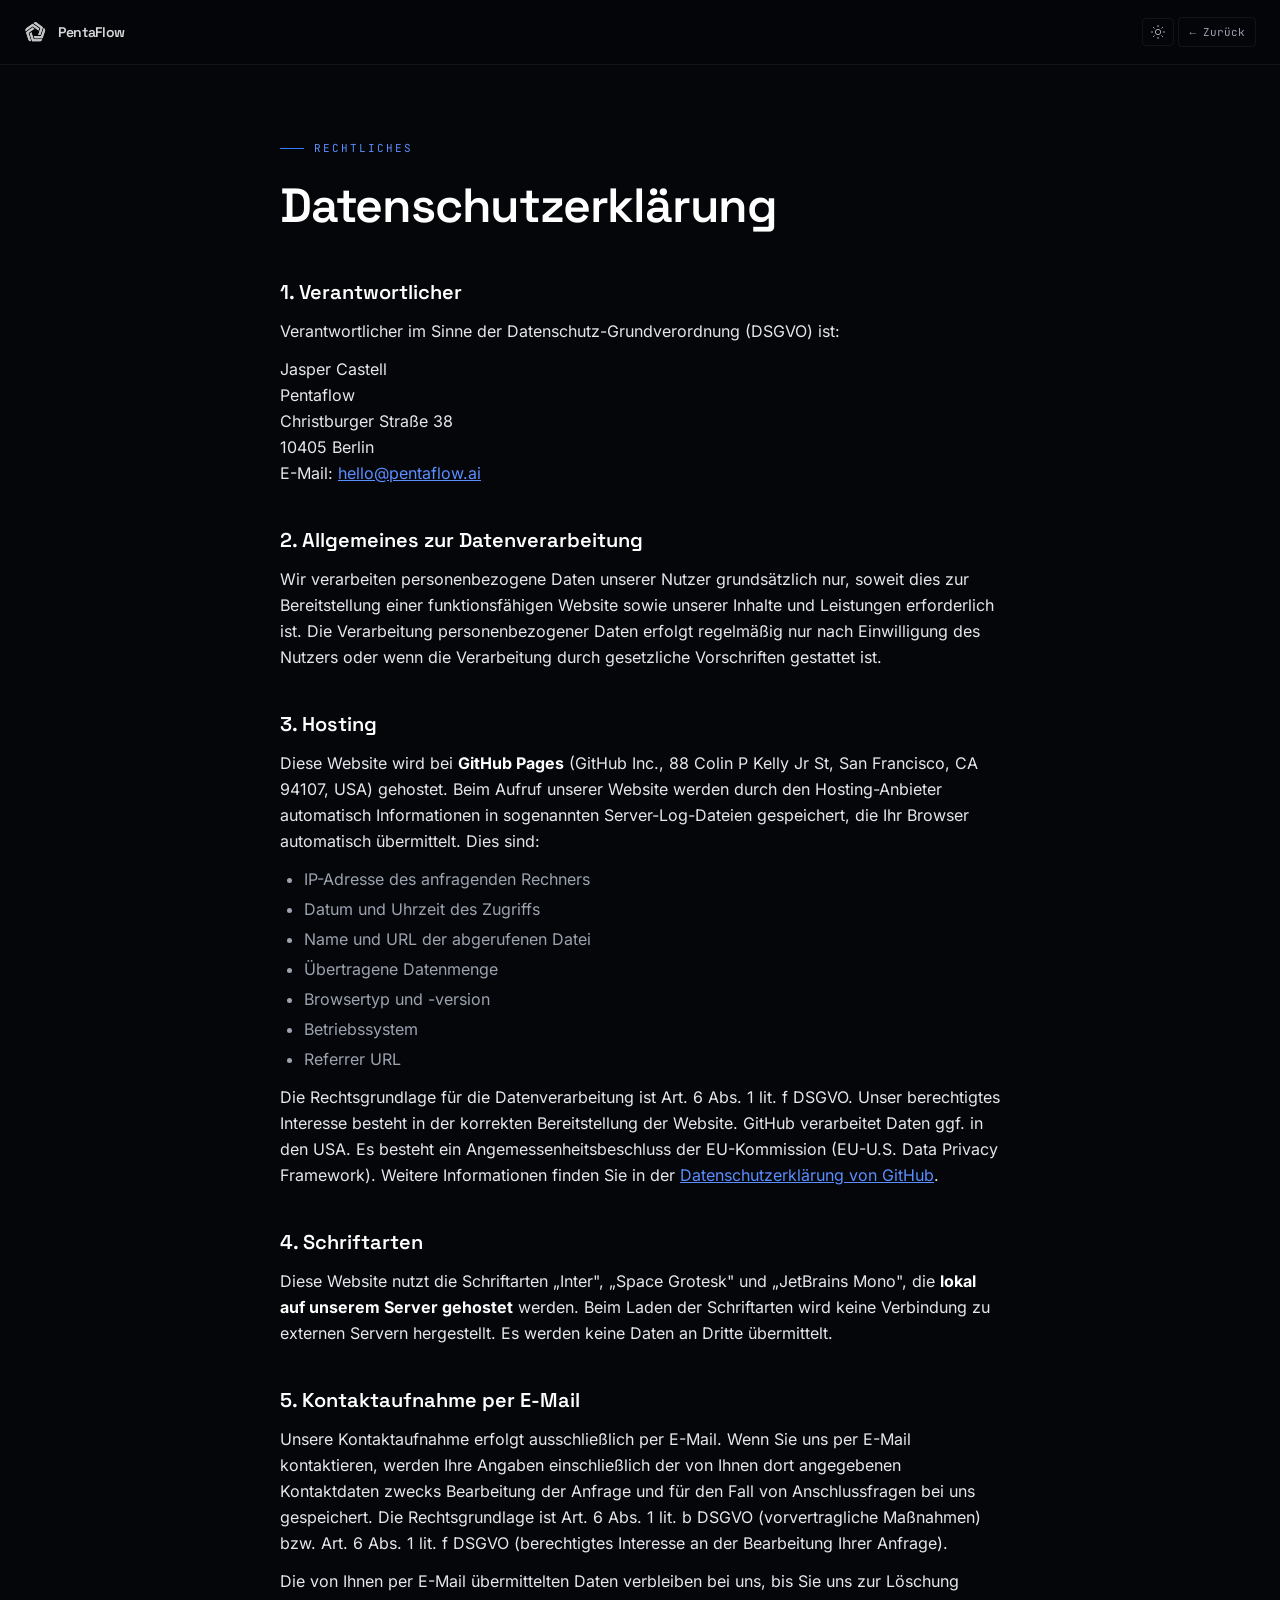
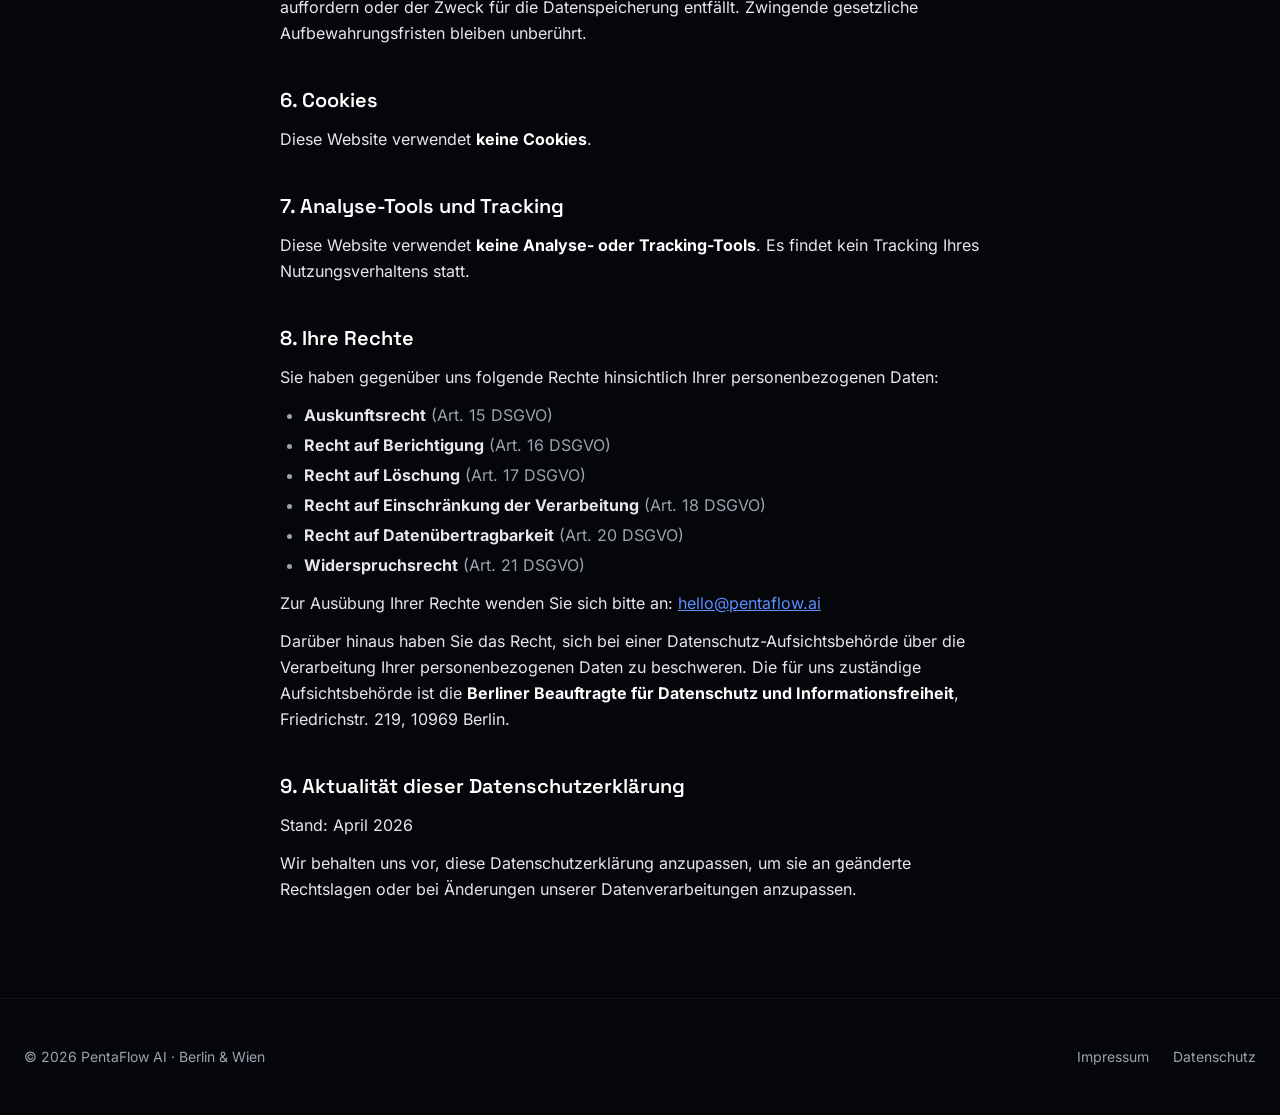
<file: datenschutz.html>
<!DOCTYPE html>
<html lang="de" dir="ltr">
<head>
  <meta charset="UTF-8">
  <meta name="viewport" content="width=device-width, initial-scale=1.0">
  <title>Datenschutzerklärung — PentaFlow AI</title>
  <meta name="robots" content="noindex, follow">
  <link rel="canonical" href="https://pentaflow.ai/datenschutz.html">

  <link rel="icon" type="image/x-icon" href="/favicon.ico">
  <link rel="icon" type="image/png" sizes="32x32" href="/favicon-32x32.png">
  <link rel="icon" type="image/png" sizes="16x16" href="/favicon-16x16.png">
  <link rel="apple-touch-icon" sizes="180x180" href="/apple-touch-icon.png">
  <link rel="manifest" href="/site.webmanifest">
  <meta name="theme-color" content="#09090b">
  <meta name="color-scheme" content="dark light">

  <script>
    (function () {
      try {
        var saved = localStorage.getItem('theme');
        if (saved === 'light' || saved === 'dark') {
          document.documentElement.setAttribute('data-theme', saved);
          var meta = document.querySelector('meta[name="theme-color"]');
          if (meta) meta.setAttribute('content', saved === 'light' ? '#f4f0e8' : '#09090b');
        }
      } catch (e) { /* silent fallback to dark */ }
    })();
  </script>

  <style>html,body{background:#04060a;color:#e5e7eb;margin:0;font-family:'Inter',system-ui,-apple-system,sans-serif}html[data-theme="light"],html[data-theme="light"] body{background:#f4f0e8;color:rgb(51 65 85)}</style>
  <!-- Render-blocking stylesheet prevents unstyled layout from painting -->
  <link rel="stylesheet" href="style.css">
  <style>
    html { scroll-behavior: smooth; }
    body {
      font-feature-settings: 'ss01', 'cv11';
      -webkit-font-smoothing: antialiased;
    }
    .hairline { border-color: rgb(var(--hairline-color) / 0.06); }
    .hairline-strong { border-color: rgb(var(--hairline-strong-color) / 0.1); }
    .nav-blur { backdrop-filter: blur(20px); -webkit-backdrop-filter: blur(20px); }
    .logo-text { color: rgb(var(--logo-text)); }
    .logo-mark {
      display: inline-block;
      width: 24px; height: 24px;
      -webkit-mask: url('pentaflow%20logo.svg') no-repeat center / contain;
              mask: url('pentaflow%20logo.svg') no-repeat center / contain;
      background-color: rgb(var(--logo-text));
      opacity: 0.9;
    }
    .theme-icon { width: 16px; height: 16px; display: block; }
    .theme-icon-moon { display: none; }
    [data-theme="light"] .theme-icon-sun { display: none; }
    [data-theme="light"] .theme-icon-moon { display: block; }
    .section-label {
      display: inline-flex; align-items: center; gap: 10px;
      font-family: 'JetBrains Mono', ui-monospace, monospace;
      font-size: 11px; letter-spacing: 0.18em; text-transform: uppercase;
      color: rgb(var(--section-label-text));
    }
    .section-label::before {
      content: ""; display: inline-block; width: 24px; height: 1px;
      background: rgb(var(--section-label-bar));
    }
    .prose h2 { margin-top: 2.5rem; }
    .prose h3 { margin-top: 1.5rem; }
    .prose p, .prose ul { margin-top: 0.75rem; }
    .prose ul { list-style-type: disc; padding-left: 1.5rem; }
    .prose li { margin-top: 0.25rem; }
  </style>
</head>
<body class="bg-ink-0 text-fg-default antialiased">

  <!-- Navigation -->
  <nav class="fixed top-0 left-0 right-0 z-50 nav-blur bg-ink-0/85 border-b hairline">
    <div class="max-w-7xl mx-auto px-6">
      <div class="flex items-center justify-between h-16">
        <a href="index.html" class="flex items-center gap-2.5">
          <span class="logo-mark" aria-hidden="true"></span>
          <span class="font-display text-sm font-semibold tracking-tight logo-text">PentaFlow</span>
        </a>
        <div class="flex items-center gap-1 text-[11px] font-mono">
          <button id="theme-toggle" type="button" class="w-8 h-7 flex items-center justify-center rounded border hairline text-fg-muted hover:border-ice-500/40 hover:text-fg-strong transition-colors" aria-label="Theme umschalten" aria-pressed="false">
            <svg class="theme-icon theme-icon-moon" fill="none" stroke="currentColor" stroke-width="1.5" viewBox="0 0 24 24" aria-hidden="true"><path stroke-linecap="round" stroke-linejoin="round" d="M21 12.79A9 9 0 1 1 11.21 3 7 7 0 0 0 21 12.79z"/></svg>
            <svg class="theme-icon theme-icon-sun" fill="none" stroke="currentColor" stroke-width="1.5" viewBox="0 0 24 24" aria-hidden="true"><circle cx="12" cy="12" r="4"/><path stroke-linecap="round" stroke-linejoin="round" d="M12 2v2M12 20v2M4.93 4.93l1.41 1.41M17.66 17.66l1.41 1.41M2 12h2M20 12h2M4.93 19.07l1.41-1.41M17.66 6.34l1.41-1.41"/></svg>
          </button>
          <a href="index.html" class="px-2.5 py-1.5 rounded border hairline text-fg-muted hover:border-ice-500/40 hover:text-fg-strong transition-colors">← Zurück</a>
        </div>
      </div>
    </div>
  </nav>

  <script>
    (function () {
      var btn = document.getElementById('theme-toggle');
      if (!btn) return;
      var meta = document.querySelector('meta[name="theme-color"]');
      var sync = function () {
        btn.setAttribute('aria-pressed', document.documentElement.getAttribute('data-theme') === 'light' ? 'true' : 'false');
      };
      btn.addEventListener('click', function () {
        var current = document.documentElement.getAttribute('data-theme') === 'light' ? 'light' : 'dark';
        var next = current === 'light' ? 'dark' : 'light';
        document.documentElement.setAttribute('data-theme', next);
        try { localStorage.setItem('theme', next); } catch (e) {}
        if (meta) meta.setAttribute('content', next === 'light' ? '#f4f0e8' : '#09090b');
        sync();
      });
      sync();
    })();
  </script>

  <main class="pt-32 pb-24">
    <div class="max-w-3xl mx-auto px-6 prose text-fg-default leading-relaxed">
      <p class="section-label mb-6">Rechtliches</p>
      <h1 class="font-display text-3xl md:text-5xl font-semibold text-fg-strong tracking-tight leading-[1.05] mb-12">Datenschutzerklärung</h1>

      <!-- 1. Verantwortlicher -->
      <h2 class="font-display text-xl font-semibold text-fg-strong">1. Verantwortlicher</h2>
      <p>
        Verantwortlicher im Sinne der Datenschutz-Grundverordnung (DSGVO) ist:
      </p>
      <p>
        Jasper Castell<br>
        Pentaflow<br>
        Christburger Straße 38<br>
        10405 Berlin<br>
        E-Mail: <a href="mailto:hello@pentaflow.ai" class="underline text-ice-400 hover:text-ice-300 transition-colors">hello@pentaflow.ai</a>
      </p>

      <!-- 2. Allgemeines -->
      <h2 class="font-display text-xl font-semibold text-fg-strong">2. Allgemeines zur Datenverarbeitung</h2>
      <p>
        Wir verarbeiten personenbezogene Daten unserer Nutzer grundsätzlich nur, soweit dies zur Bereitstellung einer funktionsfähigen Website sowie unserer Inhalte und Leistungen erforderlich ist. Die Verarbeitung personenbezogener Daten erfolgt regelmäßig nur nach Einwilligung des Nutzers oder wenn die Verarbeitung durch gesetzliche Vorschriften gestattet ist.
      </p>

      <!-- 3. Hosting -->
      <h2 class="font-display text-xl font-semibold text-fg-strong">3. Hosting</h2>
      <p>
        Diese Website wird bei <strong class="text-fg-strong">GitHub Pages</strong> (GitHub Inc., 88 Colin P Kelly Jr St, San Francisco, CA 94107, USA) gehostet. Beim Aufruf unserer Website werden durch den Hosting-Anbieter automatisch Informationen in sogenannten Server-Log-Dateien gespeichert, die Ihr Browser automatisch übermittelt. Dies sind:
      </p>
      <ul class="text-fg-muted">
        <li>IP-Adresse des anfragenden Rechners</li>
        <li>Datum und Uhrzeit des Zugriffs</li>
        <li>Name und URL der abgerufenen Datei</li>
        <li>Übertragene Datenmenge</li>
        <li>Browsertyp und -version</li>
        <li>Betriebssystem</li>
        <li>Referrer URL</li>
      </ul>
      <p>
        Die Rechtsgrundlage für die Datenverarbeitung ist Art. 6 Abs. 1 lit. f DSGVO. Unser berechtigtes Interesse besteht in der korrekten Bereitstellung der Website. GitHub verarbeitet Daten ggf. in den USA. Es besteht ein Angemessenheitsbeschluss der EU-Kommission (EU-U.S. Data Privacy Framework). Weitere Informationen finden Sie in der <a href="https://docs.github.com/en/site-policy/privacy-policies/github-general-privacy-statement" target="_blank" rel="noopener noreferrer" class="underline text-ice-400 hover:text-ice-300 transition-colors">Datenschutzerklärung von GitHub</a>.
      </p>

      <!-- 4. Schriftarten -->
      <h2 class="font-display text-xl font-semibold text-fg-strong">4. Schriftarten</h2>
      <p>
        Diese Website nutzt die Schriftarten „Inter", „Space Grotesk" und „JetBrains Mono", die <strong class="text-fg-strong">lokal auf unserem Server gehostet</strong> werden. Beim Laden der Schriftarten wird keine Verbindung zu externen Servern hergestellt. Es werden keine Daten an Dritte übermittelt.
      </p>

      <!-- 5. Kontakt per E-Mail -->
      <h2 class="font-display text-xl font-semibold text-fg-strong">5. Kontaktaufnahme per E-Mail</h2>
      <p>
        Unsere Kontaktaufnahme erfolgt ausschließlich per E-Mail. Wenn Sie uns per E-Mail kontaktieren, werden Ihre Angaben einschließlich der von Ihnen dort angegebenen Kontaktdaten zwecks Bearbeitung der Anfrage und für den Fall von Anschlussfragen bei uns gespeichert. Die Rechtsgrundlage ist Art. 6 Abs. 1 lit. b DSGVO (vorvertragliche Maßnahmen) bzw. Art. 6 Abs. 1 lit. f DSGVO (berechtigtes Interesse an der Bearbeitung Ihrer Anfrage).
      </p>
      <p>
        Die von Ihnen per E-Mail übermittelten Daten verbleiben bei uns, bis Sie uns zur Löschung auffordern oder der Zweck für die Datenspeicherung entfällt. Zwingende gesetzliche Aufbewahrungsfristen bleiben unberührt.
      </p>

      <!-- 6. Cookies -->
      <h2 class="font-display text-xl font-semibold text-fg-strong">6. Cookies</h2>
      <p>
        Diese Website verwendet <strong class="text-fg-strong">keine Cookies</strong>.
      </p>

      <!-- 7. Keine Analyse-Tools -->
      <h2 class="font-display text-xl font-semibold text-fg-strong">7. Analyse-Tools und Tracking</h2>
      <p>
        Diese Website verwendet <strong class="text-fg-strong">keine Analyse- oder Tracking-Tools</strong>. Es findet kein Tracking Ihres Nutzungsverhaltens statt.
      </p>

      <!-- 8. Betroffenenrechte -->
      <h2 class="font-display text-xl font-semibold text-fg-strong">8. Ihre Rechte</h2>
      <p>
        Sie haben gegenüber uns folgende Rechte hinsichtlich Ihrer personenbezogenen Daten:
      </p>
      <ul class="text-fg-muted">
        <li><strong class="text-fg-default">Auskunftsrecht</strong> (Art. 15 DSGVO)</li>
        <li><strong class="text-fg-default">Recht auf Berichtigung</strong> (Art. 16 DSGVO)</li>
        <li><strong class="text-fg-default">Recht auf Löschung</strong> (Art. 17 DSGVO)</li>
        <li><strong class="text-fg-default">Recht auf Einschränkung der Verarbeitung</strong> (Art. 18 DSGVO)</li>
        <li><strong class="text-fg-default">Recht auf Datenübertragbarkeit</strong> (Art. 20 DSGVO)</li>
        <li><strong class="text-fg-default">Widerspruchsrecht</strong> (Art. 21 DSGVO)</li>
      </ul>
      <p>
        Zur Ausübung Ihrer Rechte wenden Sie sich bitte an: <a href="mailto:hello@pentaflow.ai" class="underline text-ice-400 hover:text-ice-300 transition-colors">hello@pentaflow.ai</a>
      </p>
      <p>
        Darüber hinaus haben Sie das Recht, sich bei einer Datenschutz-Aufsichtsbehörde über die Verarbeitung Ihrer personenbezogenen Daten zu beschweren. Die für uns zuständige Aufsichtsbehörde ist die <strong class="text-fg-strong">Berliner Beauftragte für Datenschutz und Informationsfreiheit</strong>, Friedrichstr. 219, 10969 Berlin.
      </p>

      <!-- 9. Aktualität -->
      <h2 class="font-display text-xl font-semibold text-fg-strong">9. Aktualität dieser Datenschutzerklärung</h2>
      <p>
        Stand: April 2026
      </p>
      <p>
        Wir behalten uns vor, diese Datenschutzerklärung anzupassen, um sie an geänderte Rechtslagen oder bei Änderungen unserer Datenverarbeitungen anzupassen.
      </p>
    </div>
  </main>

  <!-- Footer -->
  <footer class="border-t hairline py-12">
    <div class="max-w-7xl mx-auto px-6">
      <div class="flex flex-col sm:flex-row items-center justify-between gap-4">
        <div class="text-sm text-fg-muted text-center sm:text-left">
          <span class="block sm:inline">© 2026 PentaFlow AI</span>
          <span class="hidden sm:inline"> · </span>
          <span class="block sm:inline">Berlin &amp; Wien</span>
        </div>
        <div class="flex items-center gap-6">
          <a href="impressum.html" class="text-sm text-fg-muted hover:text-fg-default transition-colors">Impressum</a>
          <a href="datenschutz.html" class="text-sm text-fg-muted hover:text-fg-default transition-colors">Datenschutz</a>
        </div>
      </div>
    </div>
  </footer>

</body>
</html>
</file>
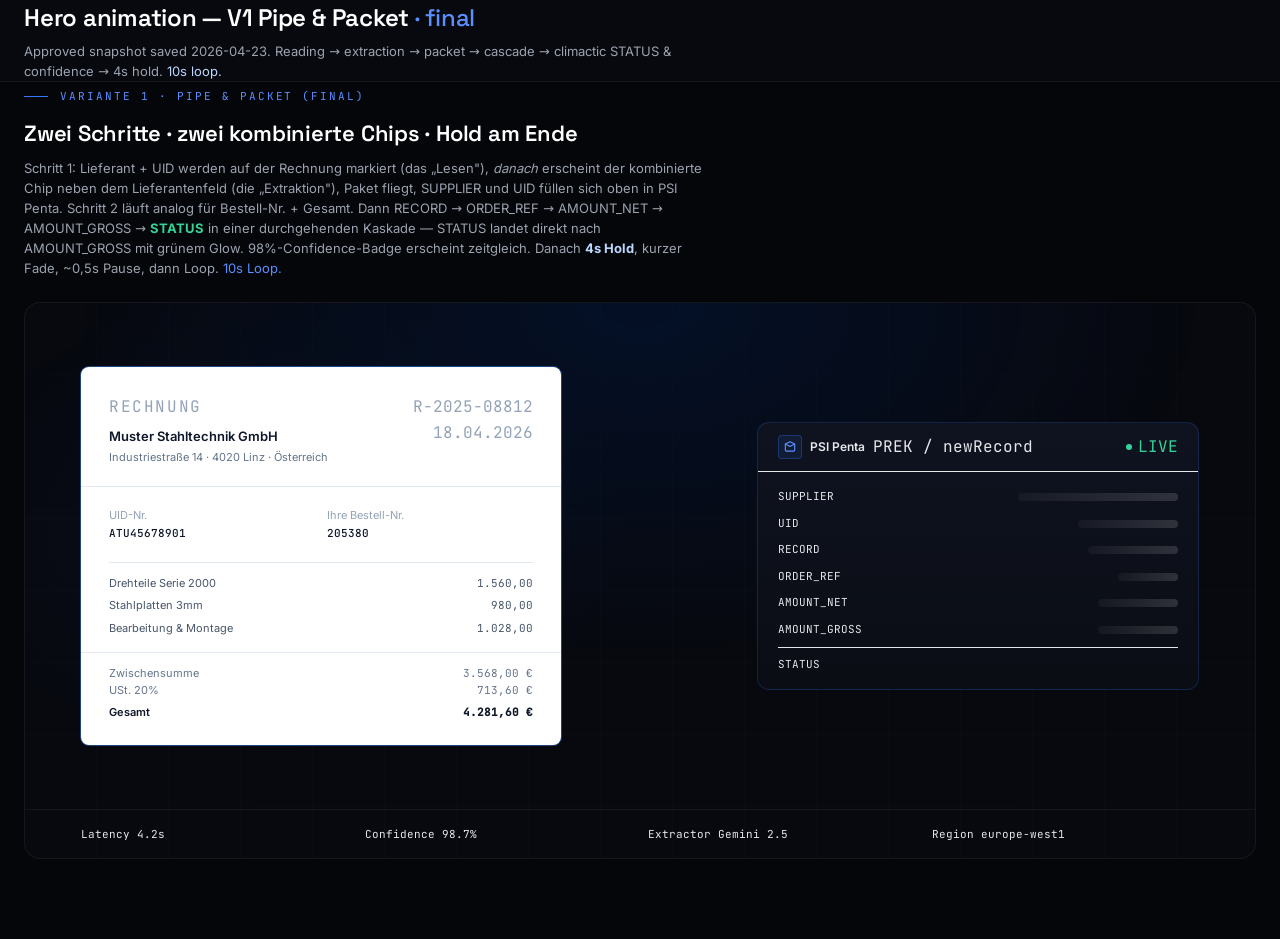
<file: hero-animation-v1-final.html>
<!DOCTYPE html>
<!--
  PentaFlow AI · Hero animation — APPROVED V1 SNAPSHOT
  Saved 2026-04-23. Standalone reference copy of "Pipe & Packet" (final).

  Story: Markers draw on invoice values (the "reading"). Combined chip appears
  beside the read fields (the "extraction"). A bright packet flies along a
  glowing line into PSI Penta. Skeletons fade as values cascade in. STATUS
  lands as the climactic green beat together with the 98% confidence badge.
  Then a 4.8s hold lets the eye settle before the loop resets.

  Timeline (10s loop):
    0.0  – 0.20  stage fade in
    0.5  → 0.9   step 1 markers draw  (Lieferant + UID on invoice)
    1.0          chip 1 appears        (Lieferant + UID validiert)
    1.5  → 1.8   packet 1 flies        (invoice → PSI Penta)
    1.8 / 1.9    SUPPLIER / UID rows fill
    2.5  → 2.9   step 2 markers draw  (Bestell-Nr + Gesamt)
    3.0          chip 2 appears        (Bestellung + Betrag abgeglichen)
    3.5  → 3.8   packet 2 flies
    3.8 → 4.1    RECORD → ORDER_REF → AMOUNT_NET → AMOUNT_GROSS cascade (~100ms apart)
    4.2          STATUS + 98% confidence land together (climactic beat)
    5.0  → 9.0   HOLD (4s of settled state)
    9.0  → 9.5   stage fade out
    9.5  → 10.0  blank gap before restart

  This file depends on the project's compiled style.css (Tailwind utilities).
-->
<html lang="de" dir="ltr">
<head>
  <meta charset="UTF-8">
  <meta name="viewport" content="width=device-width, initial-scale=1.0">
  <title>Hero animation — V1 Pipe &amp; Packet (final)</title>
  <link rel="stylesheet" href="style.css?v=4">
  <style>
    html { scroll-behavior: smooth; }
    body { background: #04060a; color: #e5e7eb; -webkit-font-smoothing: antialiased; font-family: 'Inter', system-ui, sans-serif; margin: 0; }
    .hairline { border-color: rgba(255,255,255,0.06); }
    .bg-lattice {
      background-image:
        linear-gradient(rgba(255,255,255,0.025) 1px, transparent 1px),
        linear-gradient(90deg, rgba(255,255,255,0.025) 1px, transparent 1px);
      background-size: 72px 72px;
      background-position: -1px -1px;
    }
    .bg-navy-glow {
      background:
        radial-gradient(ellipse 800px 500px at 50% 0%, rgba(0, 31, 84, 0.6) 0%, transparent 70%),
        radial-gradient(ellipse 600px 400px at 20% 40%, rgba(52, 120, 255, 0.08) 0%, transparent 60%);
    }
    .variant-label {
      display: inline-flex; gap: 12px; align-items: baseline;
      font-family: 'JetBrains Mono', ui-monospace, monospace;
      font-size: 11px; letter-spacing: 0.18em; text-transform: uppercase;
      color: #5b8eff; margin-bottom: 12px;
    }
    .variant-label::before {
      content: ""; display: inline-block; width: 24px; height: 1px;
      background: #3478ff; align-self: center;
    }
    .variant-title { font-family: 'Space Grotesk', Inter, sans-serif; font-size: 22px; font-weight: 600; color: #fff; letter-spacing: -0.01em; }
    .variant-desc { color: #9ca3af; font-size: 13px; max-width: 680px; line-height: 1.55; margin-top: 8px; }

    /* Shared marker (drawn highlight on invoice values) */
    .marker-underline {
      position: absolute;
      height: 22px;
      border-radius: 4px;
      background: linear-gradient(90deg, rgba(52,120,255,0.25), rgba(52,120,255,0.08));
      border: 1px solid rgba(52,120,255,0.45);
      transform-origin: left center;
      transform: scaleX(0);
    }
    .marker-green {
      background: linear-gradient(90deg, rgba(16,185,129,0.22), rgba(16,185,129,0.06));
      border-color: rgba(16,185,129,0.5);
    }

    /* =============================================================
       V1 — PIPE & PACKET (10s loop, approved final)
       Pattern: action (~4.2s) → hold (~4.8s) → fade (~0.5s) → blank (~0.5s).
       ============================================================= */

    /* Stage wrapper — fades in at start, holds, fades out before blank gap */
    .v1-stage-loop { animation: v1StageLoop 10s linear infinite; }
    @keyframes v1StageLoop {
      0%, 100% { opacity: 0; }
      2%, 90% { opacity: 1; }
      95% { opacity: 0; }
    }

    /* Persistent connecting line — bright, end-to-end visible during hold */
    .v1-line { filter: drop-shadow(0 0 6px rgba(91, 142, 255, 0.6)); }
    .v1-line path { stroke-dasharray: 400; stroke-dashoffset: 400; animation: v1LineDraw 10s ease-out infinite; stroke-width: 2.5px; }
    @keyframes v1LineDraw {
      0% { stroke-dashoffset: 400; opacity: 0; }
      3% { opacity: 1; }
      7% { stroke-dashoffset: 0; opacity: 1; }
      90% { opacity: 1; stroke-dashoffset: 0; }
      95%, 100% { opacity: 0; stroke-dashoffset: 0; }
    }

    /* === MARKERS (the "reading" pass on the invoice) === */
    .v1-marker-s1 { animation: v1MarkerS1 10s linear infinite; transform-origin: left center; }
    @keyframes v1MarkerS1 {
      0%, 4% { transform: scaleX(0); opacity: 0; }
      5% { transform: scaleX(0.05); opacity: 1; }
      9% { transform: scaleX(1); opacity: 1; }
      90% { transform: scaleX(1); opacity: 1; }
      95%, 100% { transform: scaleX(1); opacity: 0; }
    }
    .v1-marker-s2 { animation: v1MarkerS2 10s linear infinite; transform-origin: left center; }
    @keyframes v1MarkerS2 {
      0%, 24% { transform: scaleX(0); opacity: 0; }
      25% { transform: scaleX(0.05); opacity: 1; }
      29% { transform: scaleX(1); opacity: 1; }
      90% { transform: scaleX(1); opacity: 1; }
      95%, 100% { transform: scaleX(1); opacity: 0; }
    }

    /* === COMBINED CHIPS (the "extraction" — only after markers finish) === */
    .v1-chip-s1 { animation: v1ChipS1 10s linear infinite; opacity: 0; }
    @keyframes v1ChipS1 {
      0%, 9% { opacity: 0; transform: translateY(6px); }
      10% { opacity: 0.4; transform: translateY(3px); }
      14% { opacity: 1; transform: translateY(0); }
      90% { opacity: 1; transform: translateY(0); }
      95%, 100% { opacity: 0; transform: translateY(0); }
    }
    .v1-chip-s2 { animation: v1ChipS2 10s linear infinite; opacity: 0; }
    @keyframes v1ChipS2 {
      0%, 29% { opacity: 0; transform: translateY(6px); }
      30% { opacity: 0.4; transform: translateY(3px); }
      34% { opacity: 1; transform: translateY(0); }
      90% { opacity: 1; transform: translateY(0); }
      95%, 100% { opacity: 0; transform: translateY(0); }
    }

    /* === PACKETS (one-shot per loop, fade out after landing) === */
    .v1-packet-1 { animation: v1Packet1 10s linear infinite; opacity: 0; }
    @keyframes v1Packet1 {
      0%, 14.9% { opacity: 0; transform: translateX(0); }
      15% { opacity: 1; transform: translateX(0); }
      18% { opacity: 1; transform: translateX(220px); }
      18.5% { opacity: 0; transform: translateX(220px); }
      100% { opacity: 0; transform: translateX(0); }
    }
    .v1-packet-2 { animation: v1Packet2 10s linear infinite; opacity: 0; }
    @keyframes v1Packet2 {
      0%, 34.9% { opacity: 0; transform: translateX(0); }
      35% { opacity: 1; transform: translateX(0); }
      38% { opacity: 1; transform: translateX(220px); }
      38.5% { opacity: 0; transform: translateX(220px); }
      100% { opacity: 0; transform: translateX(0); }
    }
    .v1-packet-dot {
      width: 12px; height: 12px; border-radius: 50%;
      background: #8ec0ff;
      box-shadow: 0 0 22px 4px rgba(140,192,255,0.95), 0 0 40px 8px rgba(52,120,255,0.5);
    }

    /* === SHIMMER (independent, runs continuously on skeleton bg) === */
    @keyframes v1Shimmer {
      0% { background-position: 100% 0; }
      100% { background-position: -100% 0; }
    }
    .v1-skel-bg {
      display: inline-block;
      height: 8px;
      border-radius: 4px;
      background: linear-gradient(90deg, rgba(255,255,255,0.04) 0%, rgba(255,255,255,0.14) 50%, rgba(255,255,255,0.04) 100%);
      background-size: 200% 100%;
      vertical-align: middle;
    }

    /* === PER-ROW SKELETON FADE + VALUE FILL keyframes ===
       Each row has a unique trigger time baked into its keyframe.
       Skel + fill are inverse: skel fades when value fills.
       Values flash blue briefly, then settle. Both hold opacity until 90%, then snap reset. */

    /* SUPPLIER  — t=1.8s = 18% */
    .v1-skel-supplier  { animation: v1Shimmer 1.6s linear infinite, v1SkelSupplier 10s linear infinite; }
    .v1-fill-supplier  { animation: v1FillSupplier 10s linear infinite; opacity: 0; }
    @keyframes v1SkelSupplier { 0%, 17% { opacity: 1; } 18%, 90% { opacity: 0; } 95%, 100% { opacity: 1; } }
    @keyframes v1FillSupplier {
      0%, 17% { opacity: 0; }
      18% { opacity: 1; color: #8ec0ff; text-shadow: 0 0 12px rgba(140,192,255,0.7); }
      22% { color: inherit; text-shadow: none; }
      90% { opacity: 1; }
      95%, 100% { opacity: 0; }
    }

    /* UID  — t=1.9s = 19% */
    .v1-skel-uid { animation: v1Shimmer 1.6s linear infinite, v1SkelUID 10s linear infinite; }
    .v1-fill-uid { animation: v1FillUID 10s linear infinite; opacity: 0; }
    @keyframes v1SkelUID { 0%, 18% { opacity: 1; } 19%, 90% { opacity: 0; } 95%, 100% { opacity: 1; } }
    @keyframes v1FillUID {
      0%, 18% { opacity: 0; }
      19% { opacity: 1; color: #8ec0ff; text-shadow: 0 0 12px rgba(140,192,255,0.7); }
      23% { color: inherit; text-shadow: none; }
      90% { opacity: 1; }
      95%, 100% { opacity: 0; }
    }

    /* RECORD  — t=3.8s = 38% */
    .v1-skel-record { animation: v1Shimmer 1.6s linear infinite, v1SkelRecord 10s linear infinite; }
    .v1-fill-record { animation: v1FillRecord 10s linear infinite; opacity: 0; }
    @keyframes v1SkelRecord { 0%, 37% { opacity: 1; } 38%, 90% { opacity: 0; } 95%, 100% { opacity: 1; } }
    @keyframes v1FillRecord {
      0%, 37% { opacity: 0; }
      38% { opacity: 1; color: #8ec0ff; text-shadow: 0 0 12px rgba(140,192,255,0.7); }
      42% { color: inherit; text-shadow: none; }
      90% { opacity: 1; }
      95%, 100% { opacity: 0; }
    }

    /* ORDER_REF  — t=3.9s = 39% */
    .v1-skel-orderref { animation: v1Shimmer 1.6s linear infinite, v1SkelOrderRef 10s linear infinite; }
    .v1-fill-orderref { animation: v1FillOrderRef 10s linear infinite; opacity: 0; }
    @keyframes v1SkelOrderRef { 0%, 38% { opacity: 1; } 39%, 90% { opacity: 0; } 95%, 100% { opacity: 1; } }
    @keyframes v1FillOrderRef {
      0%, 38% { opacity: 0; }
      39% { opacity: 1; color: #8ec0ff; text-shadow: 0 0 12px rgba(140,192,255,0.7); }
      43% { color: inherit; text-shadow: none; }
      90% { opacity: 1; }
      95%, 100% { opacity: 0; }
    }

    /* AMOUNT_NET  — t=4.0s = 40% */
    .v1-skel-amountnet { animation: v1Shimmer 1.6s linear infinite, v1SkelAmountNet 10s linear infinite; }
    .v1-fill-amountnet { animation: v1FillAmountNet 10s linear infinite; opacity: 0; }
    @keyframes v1SkelAmountNet { 0%, 39% { opacity: 1; } 40%, 90% { opacity: 0; } 95%, 100% { opacity: 1; } }
    @keyframes v1FillAmountNet {
      0%, 39% { opacity: 0; }
      40% { opacity: 1; color: #8ec0ff; text-shadow: 0 0 12px rgba(140,192,255,0.7); }
      44% { color: inherit; text-shadow: none; }
      90% { opacity: 1; }
      95%, 100% { opacity: 0; }
    }

    /* AMOUNT_GROSS  — t=4.1s = 41% */
    .v1-skel-amountgross { animation: v1Shimmer 1.6s linear infinite, v1SkelAmountGross 10s linear infinite; }
    .v1-fill-amountgross { animation: v1FillAmountGross 10s linear infinite; opacity: 0; }
    @keyframes v1SkelAmountGross { 0%, 40% { opacity: 1; } 41%, 90% { opacity: 0; } 95%, 100% { opacity: 1; } }
    @keyframes v1FillAmountGross {
      0%, 40% { opacity: 0; }
      41% { opacity: 1; color: #8ec0ff; text-shadow: 0 0 12px rgba(140,192,255,0.7); }
      45% { color: inherit; text-shadow: none; }
      90% { opacity: 1; }
      95%, 100% { opacity: 0; }
    }

    /* STATUS — t=4.2s = 42% (climactic green glow, lands ~100ms after AMOUNT_GROSS) */
    .v1-fill-status { animation: v1FillStatus 10s ease-out infinite; opacity: 0; transform-origin: left center; }
    @keyframes v1FillStatus {
      0%, 41% { opacity: 0; transform: scale(0.96); }
      42% { opacity: 1; transform: scale(1.06); color: #34d399; text-shadow: 0 0 18px rgba(52,211,153,0.85); }
      46% { transform: scale(1); text-shadow: 0 0 8px rgba(52,211,153,0.45); }
      90% { opacity: 1; transform: scale(1); }
      95%, 100% { opacity: 0; transform: scale(0.96); }
    }

    /* CONFIDENCE — t=4.2s = 42% (lands together with STATUS) */
    .v1-confidence { animation: v1FillConfidence 10s linear infinite; opacity: 0; }
    @keyframes v1FillConfidence {
      0%, 41% { opacity: 0; transform: translateY(6px); }
      42% { opacity: 1; transform: translateY(0); }
      90% { opacity: 1; transform: translateY(0); }
      95%, 100% { opacity: 0; transform: translateY(0); }
    }

    /* Reduced motion — pause all animations */
    @media (prefers-reduced-motion: reduce) {
      *, *::before, *::after { animation: none !important; transition: none !important; }
    }
  </style>
</head>
<body>

<header class="border-b hairline" style="background:#07090f">
  <div class="max-w-7xl mx-auto px-6 py-6">
    <div style="font-family:'Space Grotesk',sans-serif;font-size:24px;font-weight:600;color:#fff;letter-spacing:-0.01em">Hero animation — V1 Pipe &amp; Packet <span style="color:#5b8eff;font-weight:500">· final</span></div>
    <p style="color:#9ca3af;font-size:13px;margin-top:6px;max-width:680px;line-height:1.5">Approved snapshot saved 2026-04-23. Reading → extraction → packet → cascade → climactic STATUS &amp; confidence → 4s hold. <span style="color:#bcd8ff">10s loop.</span></p>
  </div>
</header>

<section class="relative pt-12 pb-20">
  <div class="max-w-7xl mx-auto px-6">

    <div class="mb-6">
      <div class="variant-label">Variante 1 · Pipe &amp; Packet (final)</div>
      <div class="variant-title">Zwei Schritte · zwei kombinierte Chips · Hold am Ende</div>
      <p class="variant-desc">Schritt 1: Lieferant + UID werden auf der Rechnung markiert (das „Lesen"), <em>danach</em> erscheint der kombinierte Chip neben dem Lieferantenfeld (die „Extraktion"), Paket fliegt, SUPPLIER und UID füllen sich oben in PSI Penta. Schritt 2 läuft analog für Bestell-Nr. + Gesamt. Dann RECORD → ORDER_REF → AMOUNT_NET → AMOUNT_GROSS → <strong style="color:#34d399">STATUS</strong> in einer durchgehenden Kaskade — STATUS landet direkt nach AMOUNT_GROSS mit grünem Glow. 98%-Confidence-Badge erscheint zeitgleich. Danach <strong style="color:#bcd8ff">4s Hold</strong>, kurzer Fade, ~0,5s Pause, dann Loop. <span style="color:#5b8eff">10s Loop.</span></p>
    </div>

    <div class="proto01-stage relative rounded-2xl border hairline overflow-hidden" style="background:#07090f">
      <div class="absolute inset-0 bg-lattice opacity-60 pointer-events-none"></div>
      <div class="absolute inset-0 bg-navy-glow opacity-60 pointer-events-none"></div>

      <!-- Animated layer (fades in/out together at loop boundaries) -->
      <div class="relative grid md:grid-cols-12 gap-10 px-6 md:px-14 py-16 v1-stage-loop">

        <!-- LEFT: Invoice column -->
        <div class="md:col-span-7 relative">
          <!-- Invoice wrapper sized exactly like the invoice card; gives the confidence badge a corner to anchor to -->
          <div class="relative w-full max-w-[480px] mx-auto md:mx-0">

            <!-- Invoice card -->
            <div class="bg-white text-slate-900 rounded-lg shadow-[0_30px_80px_-20px_rgba(0,31,84,0.7)] ring-1 ring-white/10 overflow-hidden">
              <div class="px-7 pt-7 pb-5 border-b border-slate-200">
                <div class="flex items-start justify-between">
                  <div>
                    <div class="text-[10px] font-mono tracking-widest text-slate-400 uppercase mb-1">Rechnung</div>
                    <div class="text-[13px] font-semibold text-slate-900 relative inline-block">
                      Muster Stahltechnik GmbH
                      <span class="marker-underline v1-marker-s1" style="left:-6px;right:-6px;top:-4px;bottom:-4px;height:auto;"></span>
                    </div>
                    <div class="text-[11px] text-slate-500 mt-0.5">Industriestraße 14 · 4020 Linz · Österreich</div>
                  </div>
                  <div class="text-right">
                    <div class="text-[10px] font-mono text-slate-400">R-2025-08812</div>
                    <div class="text-[10px] font-mono text-slate-400 mt-0.5">18.04.2026</div>
                  </div>
                </div>
              </div>
              <div class="px-7 py-5 grid grid-cols-2 gap-3 text-[11px]">
                <div class="relative">
                  <div class="text-slate-400 mb-0.5">UID-Nr.</div>
                  <div class="font-mono font-medium text-slate-900 relative inline-block">
                    ATU45678901
                    <span class="marker-underline marker-green v1-marker-s1" style="left:-4px;right:-4px;top:-3px;bottom:-3px;height:auto;"></span>
                  </div>
                </div>
                <div class="relative">
                  <div class="text-slate-400 mb-0.5">Ihre Bestell-Nr.</div>
                  <div class="font-mono font-medium text-slate-900 relative inline-block">
                    205380
                    <span class="marker-underline marker-green v1-marker-s2" style="left:-4px;right:-4px;top:-3px;bottom:-3px;height:auto;"></span>
                  </div>
                </div>
              </div>
              <div class="px-7 pb-4">
                <div class="border-t border-slate-200 pt-3 space-y-1.5 text-[11px]">
                  <div class="flex justify-between text-slate-600"><span>Drehteile Serie 2000</span><span class="font-mono">1.560,00</span></div>
                  <div class="flex justify-between text-slate-600"><span>Stahlplatten 3mm</span><span class="font-mono">980,00</span></div>
                  <div class="flex justify-between text-slate-600"><span>Bearbeitung &amp; Montage</span><span class="font-mono">1.028,00</span></div>
                </div>
              </div>
              <div class="px-7 pb-6 text-[11px] border-t border-slate-200 pt-3">
                <div class="flex justify-between text-slate-500"><span>Zwischensumme</span><span class="font-mono">3.568,00 €</span></div>
                <div class="flex justify-between text-slate-500"><span>USt. 20%</span><span class="font-mono">713,60 €</span></div>
                <div class="flex justify-between text-slate-900 font-semibold mt-1.5 relative">
                  <span>Gesamt</span>
                  <span class="font-mono relative inline-block">
                    4.281,60 €
                    <span class="marker-underline v1-marker-s2" style="left:-4px;right:-4px;top:-3px;bottom:-3px;height:auto;"></span>
                  </span>
                </div>
              </div>
            </div>

            <!-- Confidence badge — anchored to invoice card's top-right corner -->
            <div class="hidden md:flex v1-confidence absolute z-20 items-center gap-2 px-3 py-1.5 rounded-full bg-ink-3/95 backdrop-blur border border-ice-500/30 text-[11px] shadow-lg shadow-black/40" style="top:-14px;right:-12px">
              <span class="w-1.5 h-1.5 rounded-full bg-emerald-400"></span>
              <span class="font-mono text-ice-300">98.7% extraction confidence</span>
            </div>

            <!-- Combined chip 1: Lieferant + UID validiert (step 1) — beside supplier/UID area -->
            <div class="v1-chip-s1 hidden md:block absolute z-10" style="top:64px;left:-44px">
              <div class="px-3 py-2.5 rounded-md bg-ink-3/90 backdrop-blur border border-emerald-500/30 text-[11px] min-w-[210px] shadow-xl shadow-black/40 space-y-1">
                <div class="flex items-center gap-2">
                  <svg class="w-3.5 h-3.5 text-emerald-400 shrink-0" fill="none" stroke="currentColor" stroke-width="2" viewBox="0 0 24 24"><path stroke-linecap="round" stroke-linejoin="round" d="M5 13l4 4L19 7"/></svg>
                  <span class="text-gray-400 font-mono text-[10px] uppercase tracking-wider">Lieferant + UID validiert</span>
                </div>
                <div class="text-white">Muster Stahltechnik GmbH</div>
                <div class="font-mono text-[10px] text-gray-300">ATU45678901 <span class="text-emerald-400">· EU VIES ✓</span></div>
              </div>
            </div>

            <!-- Combined chip 2: Bestellung + Betrag (step 2) — sits above the Gesamt row so the highlighted total stays fully visible -->
            <div class="v1-chip-s2 hidden md:block absolute z-10" style="bottom:60px;right:-32px">
              <div class="px-3 py-2.5 rounded-md bg-ink-3/90 backdrop-blur border border-ice-500/30 text-[11px] min-w-[220px] shadow-xl shadow-black/40 space-y-1">
                <div class="flex items-center gap-2">
                  <svg class="w-3.5 h-3.5 text-ice-400 shrink-0" fill="none" stroke="currentColor" stroke-width="2" viewBox="0 0 24 24"><path stroke-linecap="round" stroke-linejoin="round" d="M9 5H7a2 2 0 00-2 2v12a2 2 0 002 2h10a2 2 0 002-2V7a2 2 0 00-2-2h-2M9 5a2 2 0 002 2h2a2 2 0 002-2"/></svg>
                  <span class="text-gray-400 font-mono text-[10px] uppercase tracking-wider">Bestellung + Betrag abgeglichen</span>
                </div>
                <div class="text-white">PEKK <span class="font-mono text-ice-300">205380</span></div>
                <div class="font-mono text-[10px] text-gray-300">4.281,60 € <span class="text-emerald-400">· Match ✓</span></div>
              </div>
            </div>

          </div>
        </div>

        <!-- Connecting line — bright enough to read end-to-end during hold -->
        <svg class="v1-line absolute left-0 top-0 w-full h-full pointer-events-none hidden md:block" viewBox="0 0 1200 620" preserveAspectRatio="none" aria-hidden="true">
          <defs>
            <linearGradient id="v1LineGrad" x1="0%" y1="0%" x2="100%" y2="0%">
              <stop offset="0%" stop-color="#5b8eff" stop-opacity="0.6"/>
              <stop offset="20%" stop-color="#5b8eff" stop-opacity="1"/>
              <stop offset="100%" stop-color="#8ec0ff" stop-opacity="1"/>
            </linearGradient>
          </defs>
          <path d="M 523 340 C 580 340, 660 340, 713 340" stroke="url(#v1LineGrad)" stroke-width="2" fill="none"/>
        </svg>

        <!-- 2 packets — one per extraction step -->
        <div class="absolute hidden md:block" style="left:51.5%;top:54%;pointer-events:none">
          <div class="v1-packet-1 v1-packet-dot"></div>
        </div>
        <div class="absolute hidden md:block" style="left:51.5%;top:54%;pointer-events:none">
          <div class="v1-packet-2 v1-packet-dot"></div>
        </div>

        <!-- RIGHT: PSI Penta record (skeletons from t=0; SUPPLIER + UID first) -->
        <div class="md:col-span-5 relative flex items-center">
          <div class="w-full rounded-xl border border-ice-500/20 bg-gradient-to-b from-ink-3 to-ink-2 shadow-[0_20px_60px_-15px_rgba(52,120,255,0.25)] overflow-hidden">
            <div class="px-5 py-3 border-b border-white/5 flex items-center justify-between">
              <div class="flex items-center gap-2">
                <div class="w-6 h-6 rounded bg-ice-500/10 border border-ice-500/30 flex items-center justify-center">
                  <svg class="w-3.5 h-3.5 text-ice-400" fill="none" stroke="currentColor" stroke-width="2" viewBox="0 0 24 24" aria-hidden="true"><path stroke-linecap="round" stroke-linejoin="round" d="M4 7v10c0 1.1.9 2 2 2h12a2 2 0 002-2V7M4 7l8-4 8 4M4 7l8 4 8-4"/></svg>
                </div>
                <div class="text-xs font-semibold text-white">PSI Penta</div>
                <span class="font-mono text-[10px] text-gray-400">PREK / newRecord</span>
              </div>
              <div class="flex items-center gap-1.5">
                <span class="w-1.5 h-1.5 rounded-full bg-emerald-400 animate-pulse"></span>
                <span class="font-mono text-[10px] text-emerald-400">LIVE</span>
              </div>
            </div>
            <div class="px-5 py-4 space-y-2.5 font-mono text-[11px]">
              <!-- Step 1 fills: SUPPLIER, UID (top of card) -->
              <div class="flex justify-between items-center">
                <span class="text-gray-400">SUPPLIER</span>
                <span class="relative">
                  <span class="v1-skel-bg v1-skel-supplier" style="width:160px"></span>
                  <span class="absolute right-0 top-1/2 -translate-y-1/2 text-white v1-fill-supplier">Muster Stahltechnik GmbH</span>
                </span>
              </div>
              <div class="flex justify-between items-center">
                <span class="text-gray-400">UID</span>
                <span class="relative">
                  <span class="v1-skel-bg v1-skel-uid" style="width:100px"></span>
                  <span class="absolute right-0 top-1/2 -translate-y-1/2 text-white v1-fill-uid">ATU45678901</span>
                </span>
              </div>
              <!-- Step 2 cascade: RECORD → ORDER_REF → AMOUNT_NET → AMOUNT_GROSS -->
              <div class="flex justify-between items-center">
                <span class="text-gray-400">RECORD</span>
                <span class="relative">
                  <span class="v1-skel-bg v1-skel-record" style="width:90px"></span>
                  <span class="absolute right-0 top-1/2 -translate-y-1/2 text-white v1-fill-record">PREK · 880012</span>
                </span>
              </div>
              <div class="flex justify-between items-center">
                <span class="text-gray-400">ORDER_REF</span>
                <span class="relative">
                  <span class="v1-skel-bg v1-skel-orderref" style="width:60px"></span>
                  <span class="absolute right-0 top-1/2 -translate-y-1/2 text-ice-300 v1-fill-orderref">205380</span>
                </span>
              </div>
              <div class="flex justify-between items-center">
                <span class="text-gray-400">AMOUNT_NET</span>
                <span class="relative">
                  <span class="v1-skel-bg v1-skel-amountnet" style="width:80px"></span>
                  <span class="absolute right-0 top-1/2 -translate-y-1/2 text-white v1-fill-amountnet">3.568,00</span>
                </span>
              </div>
              <div class="flex justify-between items-center">
                <span class="text-gray-400">AMOUNT_GROSS</span>
                <span class="relative">
                  <span class="v1-skel-bg v1-skel-amountgross" style="width:80px"></span>
                  <span class="absolute right-0 top-1/2 -translate-y-1/2 text-white v1-fill-amountgross">4.281,60</span>
                </span>
              </div>
              <!-- Final reveal: STATUS (no skeleton — empty until climax) -->
              <div class="flex justify-between pt-2 border-t border-white/5">
                <span class="text-gray-400">STATUS</span>
                <span class="v1-fill-status flex items-center gap-1.5">
                  <svg class="w-3 h-3" fill="none" stroke="currentColor" stroke-width="2.5" viewBox="0 0 24 24" aria-hidden="true"><path stroke-linecap="round" stroke-linejoin="round" d="M5 13l4 4L19 7"/></svg>
                  Automatisch gebucht
                </span>
              </div>
            </div>
          </div>
        </div>

      </div>

      <div class="relative border-t hairline px-6 md:px-14 py-4 grid grid-cols-2 md:grid-cols-4 gap-4 text-[11px] font-mono">
        <div><span class="text-gray-400">Latency</span> <span class="text-gray-300">4.2s</span></div>
        <div><span class="text-gray-400">Confidence</span> <span class="text-gray-300">98.7%</span></div>
        <div><span class="text-gray-400">Extractor</span> <span class="text-gray-300">Gemini 2.5</span></div>
        <div><span class="text-gray-400">Region</span> <span class="text-gray-300">europe-west1</span></div>
      </div>
    </div>
  </div>
</section>

</body>
</html>
</file>
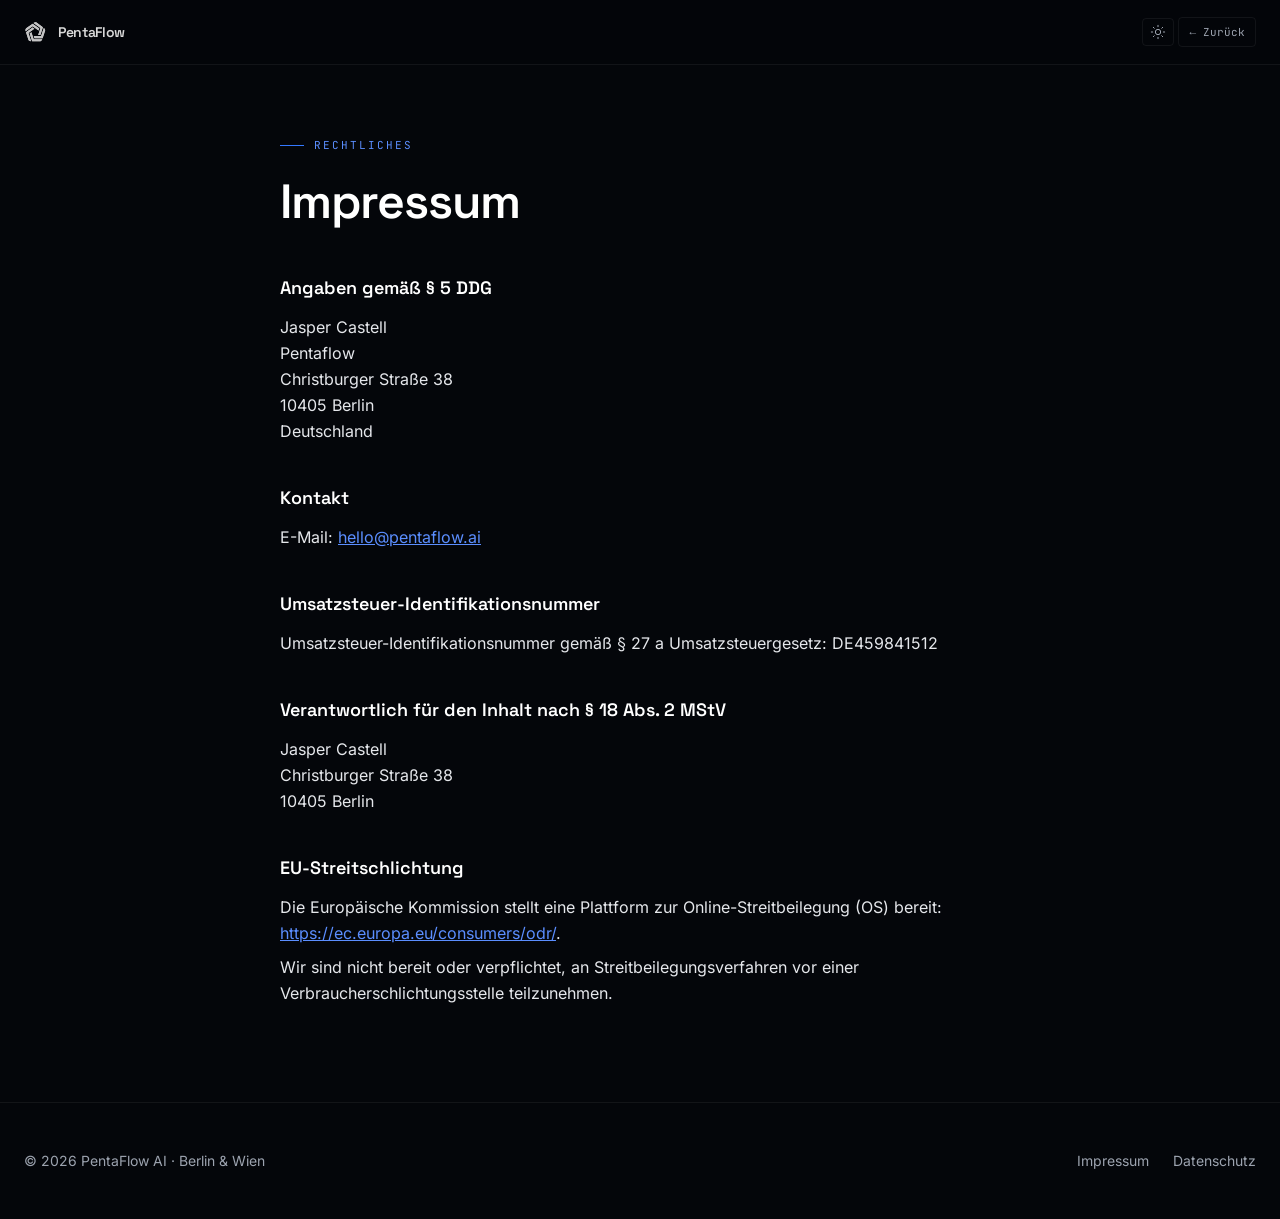
<file: impressum.html>
<!DOCTYPE html>
<html lang="de" dir="ltr">
<head>
  <meta charset="UTF-8">
  <meta name="viewport" content="width=device-width, initial-scale=1.0">
  <title>Impressum — PentaFlow AI</title>
  <meta name="robots" content="noindex, follow">
  <link rel="canonical" href="https://pentaflow.ai/impressum.html">

  <link rel="icon" type="image/x-icon" href="/favicon.ico">
  <link rel="icon" type="image/png" sizes="32x32" href="/favicon-32x32.png">
  <link rel="icon" type="image/png" sizes="16x16" href="/favicon-16x16.png">
  <link rel="apple-touch-icon" sizes="180x180" href="/apple-touch-icon.png">
  <link rel="manifest" href="/site.webmanifest">
  <meta name="theme-color" content="#09090b">
  <meta name="color-scheme" content="dark light">

  <script>
    (function () {
      try {
        var saved = localStorage.getItem('theme');
        if (saved === 'light' || saved === 'dark') {
          document.documentElement.setAttribute('data-theme', saved);
          var meta = document.querySelector('meta[name="theme-color"]');
          if (meta) meta.setAttribute('content', saved === 'light' ? '#f4f0e8' : '#09090b');
        }
      } catch (e) { /* silent fallback to dark */ }
    })();
  </script>

  <style>html,body{background:#04060a;color:#e5e7eb;margin:0;font-family:'Inter',system-ui,-apple-system,sans-serif}html[data-theme="light"],html[data-theme="light"] body{background:#f4f0e8;color:rgb(51 65 85)}</style>
  <!-- Render-blocking stylesheet prevents unstyled layout from painting -->
  <link rel="stylesheet" href="style.css">
  <style>
    html { scroll-behavior: smooth; }
    body {
      font-feature-settings: 'ss01', 'cv11';
      -webkit-font-smoothing: antialiased;
    }
    .hairline { border-color: rgb(var(--hairline-color) / 0.06); }
    .hairline-strong { border-color: rgb(var(--hairline-strong-color) / 0.1); }
    .nav-blur { backdrop-filter: blur(20px); -webkit-backdrop-filter: blur(20px); }
    .logo-text { color: rgb(var(--logo-text)); }
    .logo-mark {
      display: inline-block;
      width: 24px; height: 24px;
      -webkit-mask: url('pentaflow%20logo.svg') no-repeat center / contain;
              mask: url('pentaflow%20logo.svg') no-repeat center / contain;
      background-color: rgb(var(--logo-text));
      opacity: 0.9;
    }
    .theme-icon { width: 16px; height: 16px; display: block; }
    .theme-icon-moon { display: none; }
    [data-theme="light"] .theme-icon-sun { display: none; }
    [data-theme="light"] .theme-icon-moon { display: block; }
    .section-label {
      display: inline-flex; align-items: center; gap: 10px;
      font-family: 'JetBrains Mono', ui-monospace, monospace;
      font-size: 11px; letter-spacing: 0.18em; text-transform: uppercase;
      color: rgb(var(--section-label-text));
    }
    .section-label::before {
      content: ""; display: inline-block; width: 24px; height: 1px;
      background: rgb(var(--section-label-bar));
    }
  </style>
</head>
<body class="bg-ink-0 text-fg-default antialiased">

  <!-- Navigation -->
  <nav class="fixed top-0 left-0 right-0 z-50 nav-blur bg-ink-0/85 border-b hairline">
    <div class="max-w-7xl mx-auto px-6">
      <div class="flex items-center justify-between h-16">
        <a href="index.html" class="flex items-center gap-2.5">
          <span class="logo-mark" aria-hidden="true"></span>
          <span class="font-display text-sm font-semibold tracking-tight logo-text">PentaFlow</span>
        </a>
        <div class="flex items-center gap-1 text-[11px] font-mono">
          <button id="theme-toggle" type="button" class="w-8 h-7 flex items-center justify-center rounded border hairline text-fg-muted hover:border-ice-500/40 hover:text-fg-strong transition-colors" aria-label="Theme umschalten" aria-pressed="false">
            <svg class="theme-icon theme-icon-moon" fill="none" stroke="currentColor" stroke-width="1.5" viewBox="0 0 24 24" aria-hidden="true"><path stroke-linecap="round" stroke-linejoin="round" d="M21 12.79A9 9 0 1 1 11.21 3 7 7 0 0 0 21 12.79z"/></svg>
            <svg class="theme-icon theme-icon-sun" fill="none" stroke="currentColor" stroke-width="1.5" viewBox="0 0 24 24" aria-hidden="true"><circle cx="12" cy="12" r="4"/><path stroke-linecap="round" stroke-linejoin="round" d="M12 2v2M12 20v2M4.93 4.93l1.41 1.41M17.66 17.66l1.41 1.41M2 12h2M20 12h2M4.93 19.07l1.41-1.41M17.66 6.34l1.41-1.41"/></svg>
          </button>
          <a href="index.html" class="px-2.5 py-1.5 rounded border hairline text-fg-muted hover:border-ice-500/40 hover:text-fg-strong transition-colors">← Zurück</a>
        </div>
      </div>
    </div>
  </nav>

  <script>
    (function () {
      var btn = document.getElementById('theme-toggle');
      if (!btn) return;
      var meta = document.querySelector('meta[name="theme-color"]');
      var sync = function () {
        btn.setAttribute('aria-pressed', document.documentElement.getAttribute('data-theme') === 'light' ? 'true' : 'false');
      };
      btn.addEventListener('click', function () {
        var current = document.documentElement.getAttribute('data-theme') === 'light' ? 'light' : 'dark';
        var next = current === 'light' ? 'dark' : 'light';
        document.documentElement.setAttribute('data-theme', next);
        try { localStorage.setItem('theme', next); } catch (e) {}
        if (meta) meta.setAttribute('content', next === 'light' ? '#f4f0e8' : '#09090b');
        sync();
      });
      sync();
    })();
  </script>

  <main class="pt-32 pb-24">
    <div class="max-w-3xl mx-auto px-6">
      <p class="section-label mb-6">Rechtliches</p>
      <h1 class="font-display text-3xl md:text-5xl font-semibold text-fg-strong tracking-tight leading-[1.05] mb-12">Impressum</h1>

      <div class="space-y-10 text-fg-default leading-relaxed">
        <section>
          <h2 class="font-display text-lg font-semibold text-fg-strong mb-3">Angaben gemäß § 5 DDG</h2>
          <p>
            Jasper Castell<br>
            Pentaflow<br>
            Christburger Straße 38<br>
            10405 Berlin<br>
            Deutschland
          </p>
        </section>

        <section>
          <h2 class="font-display text-lg font-semibold text-fg-strong mb-3">Kontakt</h2>
          <p>
            E-Mail: <a href="mailto:hello@pentaflow.ai" class="underline text-ice-400 hover:text-ice-300 transition-colors">hello@pentaflow.ai</a>
          </p>
        </section>

        <section>
          <h2 class="font-display text-lg font-semibold text-fg-strong mb-3">Umsatzsteuer-Identifikationsnummer</h2>
          <p>Umsatzsteuer-Identifikationsnummer gemäß § 27 a Umsatzsteuergesetz: DE459841512</p>
        </section>

        <section>
          <h2 class="font-display text-lg font-semibold text-fg-strong mb-3">Verantwortlich für den Inhalt nach § 18 Abs. 2 MStV</h2>
          <p>
            Jasper Castell<br>
            Christburger Straße 38<br>
            10405 Berlin
          </p>
        </section>

        <section>
          <h2 class="font-display text-lg font-semibold text-fg-strong mb-3">EU-Streitschlichtung</h2>
          <p>
            Die Europäische Kommission stellt eine Plattform zur Online-Streitbeilegung (OS) bereit:
            <a href="https://ec.europa.eu/consumers/odr/" target="_blank" rel="noopener noreferrer" class="underline text-ice-400 hover:text-ice-300 transition-colors">https://ec.europa.eu/consumers/odr/</a>.
          </p>
          <p class="mt-2">
            Wir sind nicht bereit oder verpflichtet, an Streitbeilegungsverfahren vor einer Verbraucherschlichtungsstelle teilzunehmen.
          </p>
        </section>
      </div>
    </div>
  </main>

  <!-- Footer -->
  <footer class="border-t hairline py-12">
    <div class="max-w-7xl mx-auto px-6">
      <div class="flex flex-col sm:flex-row items-center justify-between gap-4">
        <div class="text-sm text-fg-muted text-center sm:text-left">
          <span class="block sm:inline">© 2026 PentaFlow AI</span>
          <span class="hidden sm:inline"> · </span>
          <span class="block sm:inline">Berlin &amp; Wien</span>
        </div>
        <div class="flex items-center gap-6">
          <a href="impressum.html" class="text-sm text-fg-muted hover:text-fg-default transition-colors">Impressum</a>
          <a href="datenschutz.html" class="text-sm text-fg-muted hover:text-fg-default transition-colors">Datenschutz</a>
        </div>
      </div>
    </div>
  </footer>

</body>
</html>
</file>
<file: style.css>
/* Self-hosted Inter font (Latin subset) */

@font-face {
  font-family: 'Inter';

  font-style: normal;

  font-weight: 300;

  font-display: swap;

  src: url('./fonts/inter-latin-300-normal.woff2') format('woff2');

  unicode-range: U+0000-00FF, U+0131, U+0152-0153, U+02BB-02BC, U+02C6, U+02DA, U+02DC, U+0304, U+0308, U+0329, U+2000-206F, U+20AC, U+2122, U+2191, U+2193, U+2212, U+2215, U+FEFF, U+FFFD;
}

@font-face {
  font-family: 'Inter';

  font-style: normal;

  font-weight: 400;

  font-display: swap;

  src: url('./fonts/inter-latin-400-normal.woff2') format('woff2');

  unicode-range: U+0000-00FF, U+0131, U+0152-0153, U+02BB-02BC, U+02C6, U+02DA, U+02DC, U+0304, U+0308, U+0329, U+2000-206F, U+20AC, U+2122, U+2191, U+2193, U+2212, U+2215, U+FEFF, U+FFFD;
}

@font-face {
  font-family: 'Inter';

  font-style: normal;

  font-weight: 500;

  font-display: swap;

  src: url('./fonts/inter-latin-500-normal.woff2') format('woff2');

  unicode-range: U+0000-00FF, U+0131, U+0152-0153, U+02BB-02BC, U+02C6, U+02DA, U+02DC, U+0304, U+0308, U+0329, U+2000-206F, U+20AC, U+2122, U+2191, U+2193, U+2212, U+2215, U+FEFF, U+FFFD;
}

@font-face {
  font-family: 'Inter';

  font-style: normal;

  font-weight: 600;

  font-display: swap;

  src: url('./fonts/inter-latin-600-normal.woff2') format('woff2');

  unicode-range: U+0000-00FF, U+0131, U+0152-0153, U+02BB-02BC, U+02C6, U+02DA, U+02DC, U+0304, U+0308, U+0329, U+2000-206F, U+20AC, U+2122, U+2191, U+2193, U+2212, U+2215, U+FEFF, U+FFFD;
}

@font-face {
  font-family: 'Inter';

  font-style: normal;

  font-weight: 700;

  font-display: swap;

  src: url('./fonts/inter-latin-700-normal.woff2') format('woff2');

  unicode-range: U+0000-00FF, U+0131, U+0152-0153, U+02BB-02BC, U+02C6, U+02DA, U+02DC, U+0304, U+0308, U+0329, U+2000-206F, U+20AC, U+2122, U+2191, U+2193, U+2212, U+2215, U+FEFF, U+FFFD;
}

@font-face {
  font-family: 'Inter';

  font-style: normal;

  font-weight: 800;

  font-display: swap;

  src: url('./fonts/inter-latin-800-normal.woff2') format('woff2');

  unicode-range: U+0000-00FF, U+0131, U+0152-0153, U+02BB-02BC, U+02C6, U+02DA, U+02DC, U+0304, U+0308, U+0329, U+2000-206F, U+20AC, U+2122, U+2191, U+2193, U+2212, U+2215, U+FEFF, U+FFFD;
}

@font-face {
  font-family: 'Inter';

  font-style: normal;

  font-weight: 900;

  font-display: swap;

  src: url('./fonts/inter-latin-900-normal.woff2') format('woff2');

  unicode-range: U+0000-00FF, U+0131, U+0152-0153, U+02BB-02BC, U+02C6, U+02DA, U+02DC, U+0304, U+0308, U+0329, U+2000-206F, U+20AC, U+2122, U+2191, U+2193, U+2212, U+2215, U+FEFF, U+FFFD;
}

/* Self-hosted Space Grotesk (display font for headings) */

@font-face {
  font-family: 'Space Grotesk';

  font-style: normal;

  font-weight: 500;

  font-display: swap;

  src: url('./fonts/space-grotesk-latin-500-normal.woff2') format('woff2');

  unicode-range: U+0000-00FF, U+0131, U+0152-0153, U+02BB-02BC, U+02C6, U+02DA, U+02DC, U+0304, U+0308, U+0329, U+2000-206F, U+20AC, U+2122, U+2191, U+2193, U+2212, U+2215, U+FEFF, U+FFFD;
}

@font-face {
  font-family: 'Space Grotesk';

  font-style: normal;

  font-weight: 600;

  font-display: swap;

  src: url('./fonts/space-grotesk-latin-600-normal.woff2') format('woff2');

  unicode-range: U+0000-00FF, U+0131, U+0152-0153, U+02BB-02BC, U+02C6, U+02DA, U+02DC, U+0304, U+0308, U+0329, U+2000-206F, U+20AC, U+2122, U+2191, U+2193, U+2212, U+2215, U+FEFF, U+FFFD;
}

@font-face {
  font-family: 'Space Grotesk';

  font-style: normal;

  font-weight: 700;

  font-display: swap;

  src: url('./fonts/space-grotesk-latin-700-normal.woff2') format('woff2');

  unicode-range: U+0000-00FF, U+0131, U+0152-0153, U+02BB-02BC, U+02C6, U+02DA, U+02DC, U+0304, U+0308, U+0329, U+2000-206F, U+20AC, U+2122, U+2191, U+2193, U+2212, U+2215, U+FEFF, U+FFFD;
}

/* Self-hosted JetBrains Mono (tech/data font for labels and code) */

@font-face {
  font-family: 'JetBrains Mono';

  font-style: normal;

  font-weight: 400;

  font-display: swap;

  src: url('./fonts/jetbrains-mono-latin-400-normal.woff2') format('woff2');

  unicode-range: U+0000-00FF, U+0131, U+0152-0153, U+02BB-02BC, U+02C6, U+02DA, U+02DC, U+0304, U+0308, U+0329, U+2000-206F, U+20AC, U+2122, U+2191, U+2193, U+2212, U+2215, U+FEFF, U+FFFD;
}

@font-face {
  font-family: 'JetBrains Mono';

  font-style: normal;

  font-weight: 500;

  font-display: swap;

  src: url('./fonts/jetbrains-mono-latin-500-normal.woff2') format('woff2');

  unicode-range: U+0000-00FF, U+0131, U+0152-0153, U+02BB-02BC, U+02C6, U+02DA, U+02DC, U+0304, U+0308, U+0329, U+2000-206F, U+20AC, U+2122, U+2191, U+2193, U+2212, U+2215, U+FEFF, U+FFFD;
}

*, ::before, ::after {
  --tw-border-spacing-x: 0;
  --tw-border-spacing-y: 0;
  --tw-translate-x: 0;
  --tw-translate-y: 0;
  --tw-rotate: 0;
  --tw-skew-x: 0;
  --tw-skew-y: 0;
  --tw-scale-x: 1;
  --tw-scale-y: 1;
  --tw-pan-x:  ;
  --tw-pan-y:  ;
  --tw-pinch-zoom:  ;
  --tw-scroll-snap-strictness: proximity;
  --tw-gradient-from-position:  ;
  --tw-gradient-via-position:  ;
  --tw-gradient-to-position:  ;
  --tw-ordinal:  ;
  --tw-slashed-zero:  ;
  --tw-numeric-figure:  ;
  --tw-numeric-spacing:  ;
  --tw-numeric-fraction:  ;
  --tw-ring-inset:  ;
  --tw-ring-offset-width: 0px;
  --tw-ring-offset-color: #fff;
  --tw-ring-color: rgb(59 130 246 / 0.5);
  --tw-ring-offset-shadow: 0 0 #0000;
  --tw-ring-shadow: 0 0 #0000;
  --tw-shadow: 0 0 #0000;
  --tw-shadow-colored: 0 0 #0000;
  --tw-blur:  ;
  --tw-brightness:  ;
  --tw-contrast:  ;
  --tw-grayscale:  ;
  --tw-hue-rotate:  ;
  --tw-invert:  ;
  --tw-saturate:  ;
  --tw-sepia:  ;
  --tw-drop-shadow:  ;
  --tw-backdrop-blur:  ;
  --tw-backdrop-brightness:  ;
  --tw-backdrop-contrast:  ;
  --tw-backdrop-grayscale:  ;
  --tw-backdrop-hue-rotate:  ;
  --tw-backdrop-invert:  ;
  --tw-backdrop-opacity:  ;
  --tw-backdrop-saturate:  ;
  --tw-backdrop-sepia:  ;
  --tw-contain-size:  ;
  --tw-contain-layout:  ;
  --tw-contain-paint:  ;
  --tw-contain-style:  ;
}

::backdrop {
  --tw-border-spacing-x: 0;
  --tw-border-spacing-y: 0;
  --tw-translate-x: 0;
  --tw-translate-y: 0;
  --tw-rotate: 0;
  --tw-skew-x: 0;
  --tw-skew-y: 0;
  --tw-scale-x: 1;
  --tw-scale-y: 1;
  --tw-pan-x:  ;
  --tw-pan-y:  ;
  --tw-pinch-zoom:  ;
  --tw-scroll-snap-strictness: proximity;
  --tw-gradient-from-position:  ;
  --tw-gradient-via-position:  ;
  --tw-gradient-to-position:  ;
  --tw-ordinal:  ;
  --tw-slashed-zero:  ;
  --tw-numeric-figure:  ;
  --tw-numeric-spacing:  ;
  --tw-numeric-fraction:  ;
  --tw-ring-inset:  ;
  --tw-ring-offset-width: 0px;
  --tw-ring-offset-color: #fff;
  --tw-ring-color: rgb(59 130 246 / 0.5);
  --tw-ring-offset-shadow: 0 0 #0000;
  --tw-ring-shadow: 0 0 #0000;
  --tw-shadow: 0 0 #0000;
  --tw-shadow-colored: 0 0 #0000;
  --tw-blur:  ;
  --tw-brightness:  ;
  --tw-contrast:  ;
  --tw-grayscale:  ;
  --tw-hue-rotate:  ;
  --tw-invert:  ;
  --tw-saturate:  ;
  --tw-sepia:  ;
  --tw-drop-shadow:  ;
  --tw-backdrop-blur:  ;
  --tw-backdrop-brightness:  ;
  --tw-backdrop-contrast:  ;
  --tw-backdrop-grayscale:  ;
  --tw-backdrop-hue-rotate:  ;
  --tw-backdrop-invert:  ;
  --tw-backdrop-opacity:  ;
  --tw-backdrop-saturate:  ;
  --tw-backdrop-sepia:  ;
  --tw-contain-size:  ;
  --tw-contain-layout:  ;
  --tw-contain-paint:  ;
  --tw-contain-style:  ;
}

/* ! tailwindcss v3.4.19 | MIT License | https://tailwindcss.com */

/*
1. Prevent padding and border from affecting element width. (https://github.com/mozdevs/cssremedy/issues/4)
2. Allow adding a border to an element by just adding a border-width. (https://github.com/tailwindcss/tailwindcss/pull/116)
*/

*,
::before,
::after {
  box-sizing: border-box;
  /* 1 */
  border-width: 0;
  /* 2 */
  border-style: solid;
  /* 2 */
  border-color: #e5e7eb;
  /* 2 */
}

::before,
::after {
  --tw-content: '';
}

/*
1. Use a consistent sensible line-height in all browsers.
2. Prevent adjustments of font size after orientation changes in iOS.
3. Use a more readable tab size.
4. Use the user's configured `sans` font-family by default.
5. Use the user's configured `sans` font-feature-settings by default.
6. Use the user's configured `sans` font-variation-settings by default.
7. Disable tap highlights on iOS
*/

html,
:host {
  line-height: 1.5;
  /* 1 */
  -webkit-text-size-adjust: 100%;
  /* 2 */
  -moz-tab-size: 4;
  /* 3 */
  -o-tab-size: 4;
     tab-size: 4;
  /* 3 */
  font-family: Inter, system-ui, -apple-system, sans-serif;
  /* 4 */
  font-feature-settings: normal;
  /* 5 */
  font-variation-settings: normal;
  /* 6 */
  -webkit-tap-highlight-color: transparent;
  /* 7 */
}

/*
1. Remove the margin in all browsers.
2. Inherit line-height from `html` so users can set them as a class directly on the `html` element.
*/

body {
  margin: 0;
  /* 1 */
  line-height: inherit;
  /* 2 */
}

/*
1. Add the correct height in Firefox.
2. Correct the inheritance of border color in Firefox. (https://bugzilla.mozilla.org/show_bug.cgi?id=190655)
3. Ensure horizontal rules are visible by default.
*/

hr {
  height: 0;
  /* 1 */
  color: inherit;
  /* 2 */
  border-top-width: 1px;
  /* 3 */
}

/*
Add the correct text decoration in Chrome, Edge, and Safari.
*/

abbr:where([title]) {
  -webkit-text-decoration: underline dotted;
          text-decoration: underline dotted;
}

/*
Remove the default font size and weight for headings.
*/

h1,
h2,
h3,
h4,
h5,
h6 {
  font-size: inherit;
  font-weight: inherit;
}

/*
Reset links to optimize for opt-in styling instead of opt-out.
*/

a {
  color: inherit;
  text-decoration: inherit;
}

/*
Add the correct font weight in Edge and Safari.
*/

b,
strong {
  font-weight: bolder;
}

/*
1. Use the user's configured `mono` font-family by default.
2. Use the user's configured `mono` font-feature-settings by default.
3. Use the user's configured `mono` font-variation-settings by default.
4. Correct the odd `em` font sizing in all browsers.
*/

code,
kbd,
samp,
pre {
  font-family: "JetBrains Mono", ui-monospace, SFMono-Regular, monospace;
  /* 1 */
  font-feature-settings: normal;
  /* 2 */
  font-variation-settings: normal;
  /* 3 */
  font-size: 1em;
  /* 4 */
}

/*
Add the correct font size in all browsers.
*/

small {
  font-size: 80%;
}

/*
Prevent `sub` and `sup` elements from affecting the line height in all browsers.
*/

sub,
sup {
  font-size: 75%;
  line-height: 0;
  position: relative;
  vertical-align: baseline;
}

sub {
  bottom: -0.25em;
}

sup {
  top: -0.5em;
}

/*
1. Remove text indentation from table contents in Chrome and Safari. (https://bugs.chromium.org/p/chromium/issues/detail?id=999088, https://bugs.webkit.org/show_bug.cgi?id=201297)
2. Correct table border color inheritance in all Chrome and Safari. (https://bugs.chromium.org/p/chromium/issues/detail?id=935729, https://bugs.webkit.org/show_bug.cgi?id=195016)
3. Remove gaps between table borders by default.
*/

table {
  text-indent: 0;
  /* 1 */
  border-color: inherit;
  /* 2 */
  border-collapse: collapse;
  /* 3 */
}

/*
1. Change the font styles in all browsers.
2. Remove the margin in Firefox and Safari.
3. Remove default padding in all browsers.
*/

button,
input,
optgroup,
select,
textarea {
  font-family: inherit;
  /* 1 */
  font-feature-settings: inherit;
  /* 1 */
  font-variation-settings: inherit;
  /* 1 */
  font-size: 100%;
  /* 1 */
  font-weight: inherit;
  /* 1 */
  line-height: inherit;
  /* 1 */
  letter-spacing: inherit;
  /* 1 */
  color: inherit;
  /* 1 */
  margin: 0;
  /* 2 */
  padding: 0;
  /* 3 */
}

/*
Remove the inheritance of text transform in Edge and Firefox.
*/

button,
select {
  text-transform: none;
}

/*
1. Correct the inability to style clickable types in iOS and Safari.
2. Remove default button styles.
*/

button,
input:where([type='button']),
input:where([type='reset']),
input:where([type='submit']) {
  -webkit-appearance: button;
  /* 1 */
  background-color: transparent;
  /* 2 */
  background-image: none;
  /* 2 */
}

/*
Use the modern Firefox focus style for all focusable elements.
*/

:-moz-focusring {
  outline: auto;
}

/*
Remove the additional `:invalid` styles in Firefox. (https://github.com/mozilla/gecko-dev/blob/2f9eacd9d3d995c937b4251a5557d95d494c9be1/layout/style/res/forms.css#L728-L737)
*/

:-moz-ui-invalid {
  box-shadow: none;
}

/*
Add the correct vertical alignment in Chrome and Firefox.
*/

progress {
  vertical-align: baseline;
}

/*
Correct the cursor style of increment and decrement buttons in Safari.
*/

::-webkit-inner-spin-button,
::-webkit-outer-spin-button {
  height: auto;
}

/*
1. Correct the odd appearance in Chrome and Safari.
2. Correct the outline style in Safari.
*/

[type='search'] {
  -webkit-appearance: textfield;
  /* 1 */
  outline-offset: -2px;
  /* 2 */
}

/*
Remove the inner padding in Chrome and Safari on macOS.
*/

::-webkit-search-decoration {
  -webkit-appearance: none;
}

/*
1. Correct the inability to style clickable types in iOS and Safari.
2. Change font properties to `inherit` in Safari.
*/

::-webkit-file-upload-button {
  -webkit-appearance: button;
  /* 1 */
  font: inherit;
  /* 2 */
}

/*
Add the correct display in Chrome and Safari.
*/

summary {
  display: list-item;
}

/*
Removes the default spacing and border for appropriate elements.
*/

blockquote,
dl,
dd,
h1,
h2,
h3,
h4,
h5,
h6,
hr,
figure,
p,
pre {
  margin: 0;
}

fieldset {
  margin: 0;
  padding: 0;
}

legend {
  padding: 0;
}

ol,
ul,
menu {
  list-style: none;
  margin: 0;
  padding: 0;
}

/*
Reset default styling for dialogs.
*/

dialog {
  padding: 0;
}

/*
Prevent resizing textareas horizontally by default.
*/

textarea {
  resize: vertical;
}

/*
1. Reset the default placeholder opacity in Firefox. (https://github.com/tailwindlabs/tailwindcss/issues/3300)
2. Set the default placeholder color to the user's configured gray 400 color.
*/

input::-moz-placeholder, textarea::-moz-placeholder {
  opacity: 1;
  /* 1 */
  color: #9ca3af;
  /* 2 */
}

input::placeholder,
textarea::placeholder {
  opacity: 1;
  /* 1 */
  color: #9ca3af;
  /* 2 */
}

/*
Set the default cursor for buttons.
*/

button,
[role="button"] {
  cursor: pointer;
}

/*
Make sure disabled buttons don't get the pointer cursor.
*/

:disabled {
  cursor: default;
}

/*
1. Make replaced elements `display: block` by default. (https://github.com/mozdevs/cssremedy/issues/14)
2. Add `vertical-align: middle` to align replaced elements more sensibly by default. (https://github.com/jensimmons/cssremedy/issues/14#issuecomment-634934210)
   This can trigger a poorly considered lint error in some tools but is included by design.
*/

img,
svg,
video,
canvas,
audio,
iframe,
embed,
object {
  display: block;
  /* 1 */
  vertical-align: middle;
  /* 2 */
}

/*
Constrain images and videos to the parent width and preserve their intrinsic aspect ratio. (https://github.com/mozdevs/cssremedy/issues/14)
*/

img,
video {
  max-width: 100%;
  height: auto;
}

/* Make elements with the HTML hidden attribute stay hidden by default */

[hidden]:where(:not([hidden="until-found"])) {
  display: none;
}

.pointer-events-none {
  pointer-events: none;
}

.visible {
  visibility: visible;
}

.fixed {
  position: fixed;
}

.absolute {
  position: absolute;
}

.relative {
  position: relative;
}

.inset-0 {
  inset: 0px;
}

.left-0 {
  left: 0px;
}

.left-6 {
  left: 1.5rem;
}

.right-0 {
  right: 0px;
}

.top-0 {
  top: 0px;
}

.top-1\/2 {
  top: 50%;
}

.top-4 {
  top: 1rem;
}

.z-10 {
  z-index: 10;
}

.z-20 {
  z-index: 20;
}

.z-50 {
  z-index: 50;
}

.mx-auto {
  margin-left: auto;
  margin-right: auto;
}

.mb-0\.5 {
  margin-bottom: 0.125rem;
}

.mb-1 {
  margin-bottom: 0.25rem;
}

.mb-10 {
  margin-bottom: 2.5rem;
}

.mb-12 {
  margin-bottom: 3rem;
}

.mb-14 {
  margin-bottom: 3.5rem;
}

.mb-16 {
  margin-bottom: 4rem;
}

.mb-3 {
  margin-bottom: 0.75rem;
}

.mb-6 {
  margin-bottom: 1.5rem;
}

.mb-8 {
  margin-bottom: 2rem;
}

.mb-auto {
  margin-bottom: auto;
}

.ml-1 {
  margin-left: 0.25rem;
}

.ml-4 {
  margin-left: 1rem;
}

.ml-auto {
  margin-left: auto;
}

.mt-0\.5 {
  margin-top: 0.125rem;
}

.mt-1 {
  margin-top: 0.25rem;
}

.mt-1\.5 {
  margin-top: 0.375rem;
}

.mt-12 {
  margin-top: 3rem;
}

.mt-2 {
  margin-top: 0.5rem;
}

.mt-3 {
  margin-top: 0.75rem;
}

.mt-5 {
  margin-top: 1.25rem;
}

.mt-6 {
  margin-top: 1.5rem;
}

.mt-8 {
  margin-top: 2rem;
}

.mt-auto {
  margin-top: auto;
}

.block {
  display: block;
}

.inline-block {
  display: inline-block;
}

.inline {
  display: inline;
}

.flex {
  display: flex;
}

.inline-flex {
  display: inline-flex;
}

.grid {
  display: grid;
}

.contents {
  display: contents;
}

.hidden {
  display: none;
}

.aspect-\[4\/5\] {
  aspect-ratio: 4/5;
}

.h-0\.5 {
  height: 0.125rem;
}

.h-1 {
  height: 0.25rem;
}

.h-1\.5 {
  height: 0.375rem;
}

.h-10 {
  height: 2.5rem;
}

.h-11 {
  height: 2.75rem;
}

.h-16 {
  height: 4rem;
}

.h-2 {
  height: 0.5rem;
}

.h-20 {
  height: 5rem;
}

.h-3 {
  height: 0.75rem;
}

.h-3\.5 {
  height: 0.875rem;
}

.h-4 {
  height: 1rem;
}

.h-40 {
  height: 10rem;
}

.h-48 {
  height: 12rem;
}

.h-5 {
  height: 1.25rem;
}

.h-6 {
  height: 1.5rem;
}

.h-7 {
  height: 1.75rem;
}

.h-full {
  height: 100%;
}

.min-h-\[180px\] {
  min-height: 180px;
}

.w-1 {
  width: 0.25rem;
}

.w-1\.5 {
  width: 0.375rem;
}

.w-1\/2 {
  width: 50%;
}

.w-10 {
  width: 2.5rem;
}

.w-11 {
  width: 2.75rem;
}

.w-16 {
  width: 4rem;
}

.w-2 {
  width: 0.5rem;
}

.w-2\/3 {
  width: 66.666667%;
}

.w-3 {
  width: 0.75rem;
}

.w-3\.5 {
  width: 0.875rem;
}

.w-3\/4 {
  width: 75%;
}

.w-3\/5 {
  width: 60%;
}

.w-4 {
  width: 1rem;
}

.w-5 {
  width: 1.25rem;
}

.w-5\/6 {
  width: 83.333333%;
}

.w-6 {
  width: 1.5rem;
}

.w-8 {
  width: 2rem;
}

.w-\[78\%\] {
  width: 78%;
}

.w-full {
  width: 100%;
}

.min-w-\[210px\] {
  min-width: 210px;
}

.min-w-\[220px\] {
  min-width: 220px;
}

.max-w-2xl {
  max-width: 42rem;
}

.max-w-3xl {
  max-width: 48rem;
}

.max-w-5xl {
  max-width: 64rem;
}

.max-w-6xl {
  max-width: 72rem;
}

.max-w-7xl {
  max-width: 80rem;
}

.max-w-\[220px\] {
  max-width: 220px;
}

.max-w-\[300px\] {
  max-width: 300px;
}

.max-w-\[480px\] {
  max-width: 480px;
}

.max-w-sm {
  max-width: 24rem;
}

.flex-1 {
  flex: 1 1 0%;
}

.shrink-0 {
  flex-shrink: 0;
}

.-translate-y-1\/2 {
  --tw-translate-y: -50%;
  transform: translate(var(--tw-translate-x), var(--tw-translate-y)) rotate(var(--tw-rotate)) skewX(var(--tw-skew-x)) skewY(var(--tw-skew-y)) scaleX(var(--tw-scale-x)) scaleY(var(--tw-scale-y));
}

.transform {
  transform: translate(var(--tw-translate-x), var(--tw-translate-y)) rotate(var(--tw-rotate)) skewX(var(--tw-skew-x)) skewY(var(--tw-skew-y)) scaleX(var(--tw-scale-x)) scaleY(var(--tw-scale-y));
}

@keyframes pulse {
  50% {
    opacity: .5;
  }
}

.animate-pulse {
  animation: pulse 2s cubic-bezier(0.4, 0, 0.6, 1) infinite;
}

.cursor-pointer {
  cursor: pointer;
}

.select-none {
  -webkit-user-select: none;
     -moz-user-select: none;
          user-select: none;
}

.grid-cols-1 {
  grid-template-columns: repeat(1, minmax(0, 1fr));
}

.grid-cols-2 {
  grid-template-columns: repeat(2, minmax(0, 1fr));
}

.flex-col {
  flex-direction: column;
}

.flex-wrap {
  flex-wrap: wrap;
}

.items-start {
  align-items: flex-start;
}

.items-end {
  align-items: flex-end;
}

.items-center {
  align-items: center;
}

.items-stretch {
  align-items: stretch;
}

.justify-center {
  justify-content: center;
}

.justify-between {
  justify-content: space-between;
}

.gap-1 {
  gap: 0.25rem;
}

.gap-1\.5 {
  gap: 0.375rem;
}

.gap-10 {
  gap: 2.5rem;
}

.gap-2 {
  gap: 0.5rem;
}

.gap-2\.5 {
  gap: 0.625rem;
}

.gap-3 {
  gap: 0.75rem;
}

.gap-4 {
  gap: 1rem;
}

.gap-5 {
  gap: 1.25rem;
}

.gap-6 {
  gap: 1.5rem;
}

.space-y-1 > :not([hidden]) ~ :not([hidden]) {
  --tw-space-y-reverse: 0;
  margin-top: calc(0.25rem * calc(1 - var(--tw-space-y-reverse)));
  margin-bottom: calc(0.25rem * var(--tw-space-y-reverse));
}

.space-y-1\.5 > :not([hidden]) ~ :not([hidden]) {
  --tw-space-y-reverse: 0;
  margin-top: calc(0.375rem * calc(1 - var(--tw-space-y-reverse)));
  margin-bottom: calc(0.375rem * var(--tw-space-y-reverse));
}

.space-y-10 > :not([hidden]) ~ :not([hidden]) {
  --tw-space-y-reverse: 0;
  margin-top: calc(2.5rem * calc(1 - var(--tw-space-y-reverse)));
  margin-bottom: calc(2.5rem * var(--tw-space-y-reverse));
}

.space-y-2 > :not([hidden]) ~ :not([hidden]) {
  --tw-space-y-reverse: 0;
  margin-top: calc(0.5rem * calc(1 - var(--tw-space-y-reverse)));
  margin-bottom: calc(0.5rem * var(--tw-space-y-reverse));
}

.space-y-2\.5 > :not([hidden]) ~ :not([hidden]) {
  --tw-space-y-reverse: 0;
  margin-top: calc(0.625rem * calc(1 - var(--tw-space-y-reverse)));
  margin-bottom: calc(0.625rem * var(--tw-space-y-reverse));
}

.space-y-4 > :not([hidden]) ~ :not([hidden]) {
  --tw-space-y-reverse: 0;
  margin-top: calc(1rem * calc(1 - var(--tw-space-y-reverse)));
  margin-bottom: calc(1rem * var(--tw-space-y-reverse));
}

.space-y-5 > :not([hidden]) ~ :not([hidden]) {
  --tw-space-y-reverse: 0;
  margin-top: calc(1.25rem * calc(1 - var(--tw-space-y-reverse)));
  margin-bottom: calc(1.25rem * var(--tw-space-y-reverse));
}

.divide-y > :not([hidden]) ~ :not([hidden]) {
  --tw-divide-y-reverse: 0;
  border-top-width: calc(1px * calc(1 - var(--tw-divide-y-reverse)));
  border-bottom-width: calc(1px * var(--tw-divide-y-reverse));
}

.divide-fg-strong\/5 > :not([hidden]) ~ :not([hidden]) {
  border-color: rgb(var(--fg-strong)  / 0.05);
}

.self-start {
  align-self: flex-start;
}

.overflow-hidden {
  overflow: hidden;
}

.truncate {
  overflow: hidden;
  text-overflow: ellipsis;
  white-space: nowrap;
}

.whitespace-nowrap {
  white-space: nowrap;
}

.rounded {
  border-radius: 0.25rem;
}

.rounded-2xl {
  border-radius: 1rem;
}

.rounded-full {
  border-radius: 9999px;
}

.rounded-lg {
  border-radius: 0.5rem;
}

.rounded-md {
  border-radius: 0.375rem;
}

.rounded-xl {
  border-radius: 0.75rem;
}

.border {
  border-width: 1px;
}

.border-b {
  border-bottom-width: 1px;
}

.border-t {
  border-top-width: 1px;
}

.border-emerald-500\/30 {
  border-color: rgb(16 185 129 / 0.3);
}

.border-emerald-500\/40 {
  border-color: rgb(16 185 129 / 0.4);
}

.border-fg-strong\/10 {
  border-color: rgb(var(--fg-strong)  / 0.1);
}

.border-fg-strong\/5 {
  border-color: rgb(var(--fg-strong)  / 0.05);
}

.border-ice-500\/20 {
  border-color: rgb(var(--ice-500) / 0.2);
}

.border-ice-500\/25 {
  border-color: rgb(var(--ice-500) / 0.25);
}

.border-ice-500\/30 {
  border-color: rgb(var(--ice-500) / 0.3);
}

.border-ice-500\/40 {
  border-color: rgb(var(--ice-500) / 0.4);
}

.border-slate-200 {
  --tw-border-opacity: 1;
  border-color: rgb(226 232 240 / var(--tw-border-opacity, 1));
}

.bg-amber-500\/5 {
  background-color: rgb(245 158 11 / 0.05);
}

.bg-emerald-400 {
  --tw-bg-opacity: 1;
  background-color: rgb(52 211 153 / var(--tw-bg-opacity, 1));
}

.bg-emerald-500\/15 {
  background-color: rgb(16 185 129 / 0.15);
}

.bg-fg-strong\/\[0\.02\] {
  background-color: rgb(var(--fg-strong)  / 0.02);
}

.bg-gray-700 {
  --tw-bg-opacity: 1;
  background-color: rgb(55 65 81 / var(--tw-bg-opacity, 1));
}

.bg-green-400 {
  --tw-bg-opacity: 1;
  background-color: rgb(74 222 128 / var(--tw-bg-opacity, 1));
}

.bg-ice-400 {
  --tw-bg-opacity: 1;
  background-color: rgb(var(--ice-400) / var(--tw-bg-opacity, 1));
}

.bg-ice-500 {
  --tw-bg-opacity: 1;
  background-color: rgb(var(--ice-500) / var(--tw-bg-opacity, 1));
}

.bg-ice-500\/10 {
  background-color: rgb(var(--ice-500) / 0.1);
}

.bg-ice-500\/5 {
  background-color: rgb(var(--ice-500) / 0.05);
}

.bg-ink-0 {
  --tw-bg-opacity: 1;
  background-color: rgb(var(--ink-0) / var(--tw-bg-opacity, 1));
}

.bg-ink-0\/85 {
  background-color: rgb(var(--ink-0) / 0.85);
}

.bg-ink-0\/95 {
  background-color: rgb(var(--ink-0) / 0.95);
}

.bg-ink-1 {
  --tw-bg-opacity: 1;
  background-color: rgb(var(--ink-1) / var(--tw-bg-opacity, 1));
}

.bg-ink-2 {
  --tw-bg-opacity: 1;
  background-color: rgb(var(--ink-2) / var(--tw-bg-opacity, 1));
}

.bg-ink-3 {
  --tw-bg-opacity: 1;
  background-color: rgb(var(--ink-3) / var(--tw-bg-opacity, 1));
}

.bg-ink-3\/90 {
  background-color: rgb(var(--ink-3) / 0.9);
}

.bg-ink-3\/95 {
  background-color: rgb(var(--ink-3) / 0.95);
}

.bg-slate-300 {
  --tw-bg-opacity: 1;
  background-color: rgb(203 213 225 / var(--tw-bg-opacity, 1));
}

.bg-slate-400 {
  --tw-bg-opacity: 1;
  background-color: rgb(148 163 184 / var(--tw-bg-opacity, 1));
}

.bg-white {
  --tw-bg-opacity: 1;
  background-color: rgb(255 255 255 / var(--tw-bg-opacity, 1));
}

.bg-white\/95 {
  background-color: rgb(255 255 255 / 0.95);
}

.bg-gradient-to-b {
  background-image: linear-gradient(to bottom, var(--tw-gradient-stops));
}

.from-ink-1 {
  --tw-gradient-from: rgb(var(--ink-1) / 1) var(--tw-gradient-from-position);
  --tw-gradient-to: rgb(var(--ink-1) / 0) var(--tw-gradient-to-position);
  --tw-gradient-stops: var(--tw-gradient-from), var(--tw-gradient-to);
}

.from-ink-3 {
  --tw-gradient-from: rgb(var(--ink-3) / 1) var(--tw-gradient-from-position);
  --tw-gradient-to: rgb(var(--ink-3) / 0) var(--tw-gradient-to-position);
  --tw-gradient-stops: var(--tw-gradient-from), var(--tw-gradient-to);
}

.to-ink-0 {
  --tw-gradient-to: rgb(var(--ink-0) / 1) var(--tw-gradient-to-position);
}

.to-ink-2 {
  --tw-gradient-to: rgb(var(--ink-2) / 1) var(--tw-gradient-to-position);
}

.object-cover {
  -o-object-fit: cover;
     object-fit: cover;
}

.object-top {
  -o-object-position: top;
     object-position: top;
}

.p-1 {
  padding: 0.25rem;
}

.p-1\.5 {
  padding: 0.375rem;
}

.p-4 {
  padding: 1rem;
}

.p-6 {
  padding: 1.5rem;
}

.p-8 {
  padding: 2rem;
}

.px-1\.5 {
  padding-left: 0.375rem;
  padding-right: 0.375rem;
}

.px-2 {
  padding-left: 0.5rem;
  padding-right: 0.5rem;
}

.px-2\.5 {
  padding-left: 0.625rem;
  padding-right: 0.625rem;
}

.px-3 {
  padding-left: 0.75rem;
  padding-right: 0.75rem;
}

.px-4 {
  padding-left: 1rem;
  padding-right: 1rem;
}

.px-5 {
  padding-left: 1.25rem;
  padding-right: 1.25rem;
}

.px-6 {
  padding-left: 1.5rem;
  padding-right: 1.5rem;
}

.px-7 {
  padding-left: 1.75rem;
  padding-right: 1.75rem;
}

.py-0\.5 {
  padding-top: 0.125rem;
  padding-bottom: 0.125rem;
}

.py-1 {
  padding-top: 0.25rem;
  padding-bottom: 0.25rem;
}

.py-1\.5 {
  padding-top: 0.375rem;
  padding-bottom: 0.375rem;
}

.py-12 {
  padding-top: 3rem;
  padding-bottom: 3rem;
}

.py-16 {
  padding-top: 4rem;
  padding-bottom: 4rem;
}

.py-2 {
  padding-top: 0.5rem;
  padding-bottom: 0.5rem;
}

.py-2\.5 {
  padding-top: 0.625rem;
  padding-bottom: 0.625rem;
}

.py-20 {
  padding-top: 5rem;
  padding-bottom: 5rem;
}

.py-28 {
  padding-top: 7rem;
  padding-bottom: 7rem;
}

.py-3 {
  padding-top: 0.75rem;
  padding-bottom: 0.75rem;
}

.py-3\.5 {
  padding-top: 0.875rem;
  padding-bottom: 0.875rem;
}

.py-4 {
  padding-top: 1rem;
  padding-bottom: 1rem;
}

.py-5 {
  padding-top: 1.25rem;
  padding-bottom: 1.25rem;
}

.pb-20 {
  padding-bottom: 5rem;
}

.pb-24 {
  padding-bottom: 6rem;
}

.pb-4 {
  padding-bottom: 1rem;
}

.pb-5 {
  padding-bottom: 1.25rem;
}

.pb-6 {
  padding-bottom: 1.5rem;
}

.pt-1 {
  padding-top: 0.25rem;
}

.pt-1\.5 {
  padding-top: 0.375rem;
}

.pt-2 {
  padding-top: 0.5rem;
}

.pt-24 {
  padding-top: 6rem;
}

.pt-3 {
  padding-top: 0.75rem;
}

.pt-32 {
  padding-top: 8rem;
}

.pt-4 {
  padding-top: 1rem;
}

.pt-6 {
  padding-top: 1.5rem;
}

.pt-7 {
  padding-top: 1.75rem;
}

.pt-8 {
  padding-top: 2rem;
}

.text-center {
  text-align: center;
}

.text-right {
  text-align: right;
}

.font-display {
  font-family: "Space Grotesk", Inter, system-ui, sans-serif;
}

.font-mono {
  font-family: "JetBrains Mono", ui-monospace, SFMono-Regular, monospace;
}

.text-3xl {
  font-size: 1.875rem;
  line-height: 2.25rem;
}

.text-4xl {
  font-size: 2.25rem;
  line-height: 2.5rem;
}

.text-\[11px\] {
  font-size: 11px;
}

.text-\[13px\] {
  font-size: 13px;
}

.text-\[15px\] {
  font-size: 15px;
}

.text-base {
  font-size: 1rem;
  line-height: 1.5rem;
}

.text-lg {
  font-size: 1.125rem;
  line-height: 1.75rem;
}

.text-sm {
  font-size: 0.875rem;
  line-height: 1.25rem;
}

.text-xl {
  font-size: 1.25rem;
  line-height: 1.75rem;
}

.text-xs {
  font-size: 0.75rem;
  line-height: 1rem;
}

.font-bold {
  font-weight: 700;
}

.font-medium {
  font-weight: 500;
}

.font-semibold {
  font-weight: 600;
}

.uppercase {
  text-transform: uppercase;
}

.leading-\[1\.05\] {
  line-height: 1.05;
}

.leading-\[1\.4\] {
  line-height: 1.4;
}

.leading-none {
  line-height: 1;
}

.leading-relaxed {
  line-height: 1.625;
}

.leading-tight {
  line-height: 1.25;
}

.tracking-\[0\.18em\] {
  letter-spacing: 0.18em;
}

.tracking-\[0\.2em\] {
  letter-spacing: 0.2em;
}

.tracking-tight {
  letter-spacing: -0.025em;
}

.tracking-wider {
  letter-spacing: 0.05em;
}

.tracking-widest {
  letter-spacing: 0.1em;
}

.text-amber-400 {
  --tw-text-opacity: 1;
  color: rgb(251 191 36 / var(--tw-text-opacity, 1));
}

.text-emerald-300 {
  --tw-text-opacity: 1;
  color: rgb(110 231 183 / var(--tw-text-opacity, 1));
}

.text-emerald-400 {
  --tw-text-opacity: 1;
  color: rgb(52 211 153 / var(--tw-text-opacity, 1));
}

.text-fg-default {
  --tw-text-opacity: 1;
  color: rgb(var(--fg-default) / var(--tw-text-opacity, 1));
}

.text-fg-muted {
  --tw-text-opacity: 1;
  color: rgb(var(--fg-muted)   / var(--tw-text-opacity, 1));
}

.text-fg-strong {
  --tw-text-opacity: 1;
  color: rgb(var(--fg-strong)  / var(--tw-text-opacity, 1));
}

.text-ice-200 {
  --tw-text-opacity: 1;
  color: rgb(var(--ice-200) / var(--tw-text-opacity, 1));
}

.text-ice-300 {
  --tw-text-opacity: 1;
  color: rgb(var(--ice-300) / var(--tw-text-opacity, 1));
}

.text-ice-400 {
  --tw-text-opacity: 1;
  color: rgb(var(--ice-400) / var(--tw-text-opacity, 1));
}

.text-ice-500 {
  --tw-text-opacity: 1;
  color: rgb(var(--ice-500) / var(--tw-text-opacity, 1));
}

.text-ice-500\/15 {
  color: rgb(var(--ice-500) / 0.15);
}

.text-ice-500\/60 {
  color: rgb(var(--ice-500) / 0.6);
}

.text-slate-400 {
  --tw-text-opacity: 1;
  color: rgb(148 163 184 / var(--tw-text-opacity, 1));
}

.text-slate-500 {
  --tw-text-opacity: 1;
  color: rgb(100 116 139 / var(--tw-text-opacity, 1));
}

.text-slate-600 {
  --tw-text-opacity: 1;
  color: rgb(71 85 105 / var(--tw-text-opacity, 1));
}

.text-slate-900 {
  --tw-text-opacity: 1;
  color: rgb(15 23 42 / var(--tw-text-opacity, 1));
}

.underline {
  text-decoration-line: underline;
}

.antialiased {
  -webkit-font-smoothing: antialiased;
  -moz-osx-font-smoothing: grayscale;
}

.opacity-40 {
  opacity: 0.4;
}

.opacity-50 {
  opacity: 0.5;
}

.opacity-60 {
  opacity: 0.6;
}

.shadow {
  --tw-shadow: 0 1px 3px 0 rgb(0 0 0 / 0.1), 0 1px 2px -1px rgb(0 0 0 / 0.1);
  --tw-shadow-colored: 0 1px 3px 0 var(--tw-shadow-color), 0 1px 2px -1px var(--tw-shadow-color);
  box-shadow: var(--tw-ring-offset-shadow, 0 0 #0000), var(--tw-ring-shadow, 0 0 #0000), var(--tw-shadow);
}

.ring {
  --tw-ring-offset-shadow: var(--tw-ring-inset) 0 0 0 var(--tw-ring-offset-width) var(--tw-ring-offset-color);
  --tw-ring-shadow: var(--tw-ring-inset) 0 0 0 calc(3px + var(--tw-ring-offset-width)) var(--tw-ring-color);
  box-shadow: var(--tw-ring-offset-shadow), var(--tw-ring-shadow), var(--tw-shadow, 0 0 #0000);
}

.ring-1 {
  --tw-ring-offset-shadow: var(--tw-ring-inset) 0 0 0 var(--tw-ring-offset-width) var(--tw-ring-offset-color);
  --tw-ring-shadow: var(--tw-ring-inset) 0 0 0 calc(1px + var(--tw-ring-offset-width)) var(--tw-ring-color);
  box-shadow: var(--tw-ring-offset-shadow), var(--tw-ring-shadow), var(--tw-shadow, 0 0 #0000);
}

.ring-fg-strong\/10 {
  --tw-ring-color: rgb(var(--fg-strong)  / 0.1);
}

.blur {
  --tw-blur: blur(8px);
  filter: var(--tw-blur) var(--tw-brightness) var(--tw-contrast) var(--tw-grayscale) var(--tw-hue-rotate) var(--tw-invert) var(--tw-saturate) var(--tw-sepia) var(--tw-drop-shadow);
}

.drop-shadow {
  --tw-drop-shadow: drop-shadow(0 1px 2px rgb(0 0 0 / 0.1)) drop-shadow(0 1px 1px rgb(0 0 0 / 0.06));
  filter: var(--tw-blur) var(--tw-brightness) var(--tw-contrast) var(--tw-grayscale) var(--tw-hue-rotate) var(--tw-invert) var(--tw-saturate) var(--tw-sepia) var(--tw-drop-shadow);
}

.filter {
  filter: var(--tw-blur) var(--tw-brightness) var(--tw-contrast) var(--tw-grayscale) var(--tw-hue-rotate) var(--tw-invert) var(--tw-saturate) var(--tw-sepia) var(--tw-drop-shadow);
}

.backdrop-blur {
  --tw-backdrop-blur: blur(8px);
  -webkit-backdrop-filter: var(--tw-backdrop-blur) var(--tw-backdrop-brightness) var(--tw-backdrop-contrast) var(--tw-backdrop-grayscale) var(--tw-backdrop-hue-rotate) var(--tw-backdrop-invert) var(--tw-backdrop-opacity) var(--tw-backdrop-saturate) var(--tw-backdrop-sepia);
  backdrop-filter: var(--tw-backdrop-blur) var(--tw-backdrop-brightness) var(--tw-backdrop-contrast) var(--tw-backdrop-grayscale) var(--tw-backdrop-hue-rotate) var(--tw-backdrop-invert) var(--tw-backdrop-opacity) var(--tw-backdrop-saturate) var(--tw-backdrop-sepia);
}

.backdrop-filter {
  -webkit-backdrop-filter: var(--tw-backdrop-blur) var(--tw-backdrop-brightness) var(--tw-backdrop-contrast) var(--tw-backdrop-grayscale) var(--tw-backdrop-hue-rotate) var(--tw-backdrop-invert) var(--tw-backdrop-opacity) var(--tw-backdrop-saturate) var(--tw-backdrop-sepia);
  backdrop-filter: var(--tw-backdrop-blur) var(--tw-backdrop-brightness) var(--tw-backdrop-contrast) var(--tw-backdrop-grayscale) var(--tw-backdrop-hue-rotate) var(--tw-backdrop-invert) var(--tw-backdrop-opacity) var(--tw-backdrop-saturate) var(--tw-backdrop-sepia);
}

.transition {
  transition-property: color, background-color, border-color, text-decoration-color, fill, stroke, opacity, box-shadow, transform, filter, -webkit-backdrop-filter;
  transition-property: color, background-color, border-color, text-decoration-color, fill, stroke, opacity, box-shadow, transform, filter, backdrop-filter;
  transition-property: color, background-color, border-color, text-decoration-color, fill, stroke, opacity, box-shadow, transform, filter, backdrop-filter, -webkit-backdrop-filter;
  transition-timing-function: cubic-bezier(0.4, 0, 0.2, 1);
  transition-duration: 150ms;
}

.transition-colors {
  transition-property: color, background-color, border-color, text-decoration-color, fill, stroke;
  transition-timing-function: cubic-bezier(0.4, 0, 0.2, 1);
  transition-duration: 150ms;
}

.transition-transform {
  transition-property: transform;
  transition-timing-function: cubic-bezier(0.4, 0, 0.2, 1);
  transition-duration: 150ms;
}

.ease-out {
  transition-timing-function: cubic-bezier(0, 0, 0.2, 1);
}

/* ============================================================
   Theme tokens
   ----
   Colors are stored as space-separated RGB triples so they can
   be consumed via `rgb(var(--token) / <alpha-value>)` in
   Tailwind utilities (text-fg-strong, bg-ink-1, etc).
   ============================================================ */

:root {
  color-scheme: dark;
  /* Surfaces */
  --ink-0: 4 6 10;
  /* body bg            #04060a */
  --ink-1: 7 9 15;
  /* raised section bg  #07090f */
  --ink-2: 10 13 20;
  /* cards              #0a0d14 */
  --ink-3: 15 19 32;
  /* nested cards       #0f1320 */
  --ink-4: 20 26 43;
  /*                    #141a2b */
  /* Brand blues (rarely flipped — stay saturated on either bg) */
  --brand-50:  238 245 255;
  --brand-100: 217 232 255;
  --brand-200: 188 216 255;
  --brand-300: 142 192 255;
  --brand-400:  89 158 255;
  --brand-500:  52 120 255;
  --brand-600:  27  87 245;
  --brand-700:  20  67 225;
  --brand-800:  23  54 182;
  --brand-900:  25  50 143;
  --brand-950:  20  32  87;
  --navy-700:   0  58 158;
  --navy-800:   0  40 112;
  --navy-900:   0  31  84;
  --ice-200: 188 216 255;
  --ice-300: 142 192 255;
  --ice-400:  91 142 255;
  --ice-500:  52 120 255;
  /* Foreground (text) */
  --fg-strong:  255 255 255;
  /* was text-white   */
  --fg-default: 229 231 235;
  /* was text-gray-200 */
  --fg-muted:   156 163 175;
  /* was text-gray-400 */
  /* Custom CSS class hooks (consumed below) */
  --hairline-color:        255 255 255;
  /* used at /0.06  alpha */
  --hairline-strong-color: 255 255 255;
  /* used at /0.10  alpha */
  --lattice-color:         255 255 255;
  /* used at /0.025 alpha */
  --section-label-text:    91 142 255;
  --section-label-bar:     52 120 255;
  --logo-text:             217 217 217;
  /* #D9D9D9 */
  /* .bg-navy-glow ellipse colors. Inside the hero stage these stay navy;
     for elements that flip light (e.g. über-uns portrait) they switch to
     a warm amber to avoid navy-on-cream mud. */
  --stage-glow-1: 0 31 84;
  /* navy-900 */
  --stage-glow-2: 52 120 255;
  /* brand-500 */
  --stage-glow-1-alpha: 0.6;
  --stage-glow-2-alpha: 0.08;
  /* Pillar preview gradient — flips amber on cream */
  --preview-tint: 0 31 84;
  --preview-tint-alpha: 0.4;
  /* Portrait drop shadow — navy halo on dark, warm umber on cream */
  --portrait-shadow: 0 30px 60px -20px rgb(0 31 84 / 0.6);
  /* Hero stage shadows — drop-shadows of the animation cards.
     Dark mode: navy/blue/black variants the stage was authored with.
     Light mode: warm umber so they don't bite the cream. */
  --shadow-stage-paper: 0 30px 80px -20px rgb(0 31 84 / 0.7);
  /* invoice card on stage bg */
  --shadow-stage-erp:   0 20px 60px -15px rgb(52 120 255 / 0.25);
  /* PSIpenta receiving card */
  --shadow-stage-chip:  0 25px 50px -12px rgb(0 0 0 / 0.4);
  /* chips, badges, mockups */
}

[data-theme="light"] {
  color-scheme: light;
  /* Paper Hybrid surfaces */
  --ink-0: 244 240 232;
  /* cream body         #f4f0e8 */
  --ink-1: 253 251 246;
  /* lighter cream      #fdfbf6 */
  --ink-2: 248 245 237;
  /* slightly tinted    #f8f5ed */
  /* ink-3 / ink-4 only appear inside dark anchors which scope-reset,
     so these light values are fallback-only. */
  --ink-3: 240 235 224;
  --ink-4: 232 226 211;
  /* Deep navy ink for text */
  --fg-strong:  20  32  87;
  /* brand-950 */
  --fg-default: 51  65  85;
  /* slate-700 */
  --fg-muted:   71  85 105;
  /* slate-600 */
  /* Hairlines flip from white-alpha to navy-alpha */
  --hairline-color:         20  32  87;
  --hairline-strong-color:  20  32  87;
  --lattice-color:          20  32  87;
  /* ice-200 is consumed exclusively as text on subtle ice-tinted CTA bgs.
     Pale-blue (the dark-mode value) is unreadable on cream, so flip to navy.
     Other ice levels stay shared with dark since they appear inside dark
     anchors or as decorative tints. */
  --ice-200:  20  32  87;
  --section-label-text:     27  87 245;
  --section-label-bar:      27  87 245;
  --logo-text:              20  32  87;
  /* Out-of-stage glow becomes warm amber on cream */
  --stage-glow-1: 196 156  88;
  --stage-glow-2: 196 156  88;
  --stage-glow-1-alpha: 0.22;
  --stage-glow-2-alpha: 0.10;
  --preview-tint: 196 156  88;
  --preview-tint-alpha: 0.22;
  /* Warm umber shadow on cream — picks up the Paper Hybrid undertone */
  --portrait-shadow: 0 30px 60px -20px rgb(120 95 55 / 0.35);
  /* Hero stage shadows flip from navy/blue/black to warm umber so cards
     cast a shadow that belongs to the cream rather than fighting it. */
  --shadow-stage-paper: 0 30px 80px -20px rgb(120 95 55 / 0.30);
  --shadow-stage-erp:   0 20px 60px -15px rgb(120 95 55 / 0.25);
  --shadow-stage-chip:  0 25px 50px -12px rgb(120 95 55 / 0.30);
}

/* ============================================================
   Dark anchors — sections / cards that stay dark in light mode.
   Scope-reset variables back to dark values so descendants render
   identically in either theme.
   ============================================================ */

[data-theme="light"] .demo-card {
  --ink-0: 4 6 10;
  --ink-1: 7 9 15;
  --ink-2: 10 13 20;
  --ink-3: 15 19 32;
  --ink-4: 20 26 43;
  --ice-200: 188 216 255;
  /* defensive — restore pale-blue inside dark anchors */
  --fg-strong:  255 255 255;
  --fg-default: 229 231 235;
  --fg-muted:   156 163 175;
  --hairline-color:        255 255 255;
  --hairline-strong-color: 255 255 255;
  --lattice-color:         255 255 255;
  --stage-glow-1: 0 31 84;
  --stage-glow-2: 52 120 255;
  --stage-glow-1-alpha: 0.6;
  --stage-glow-2-alpha: 0.08;
  --preview-tint: 0 31 84;
  --preview-tint-alpha: 0.4;
  color-scheme: dark;
}

.hover\:border-ice-500\/30:hover {
  border-color: rgb(var(--ice-500) / 0.3);
}

.hover\:border-ice-500\/40:hover {
  border-color: rgb(var(--ice-500) / 0.4);
}

.hover\:border-ice-500\/60:hover {
  border-color: rgb(var(--ice-500) / 0.6);
}

.hover\:bg-ice-500\/20:hover {
  background-color: rgb(var(--ice-500) / 0.2);
}

.hover\:text-fg-default:hover {
  --tw-text-opacity: 1;
  color: rgb(var(--fg-default) / var(--tw-text-opacity, 1));
}

.hover\:text-fg-strong:hover {
  --tw-text-opacity: 1;
  color: rgb(var(--fg-strong)  / var(--tw-text-opacity, 1));
}

.hover\:text-ice-300:hover {
  --tw-text-opacity: 1;
  color: rgb(var(--ice-300) / var(--tw-text-opacity, 1));
}

.group[open] .group-open\:rotate-45 {
  --tw-rotate: 45deg;
  transform: translate(var(--tw-translate-x), var(--tw-translate-y)) rotate(var(--tw-rotate)) skewX(var(--tw-skew-x)) skewY(var(--tw-skew-y)) scaleX(var(--tw-scale-x)) scaleY(var(--tw-scale-y));
}

.group:hover .group-hover\:translate-x-0\.5 {
  --tw-translate-x: 0.125rem;
  transform: translate(var(--tw-translate-x), var(--tw-translate-y)) rotate(var(--tw-rotate)) skewX(var(--tw-skew-x)) skewY(var(--tw-skew-y)) scaleX(var(--tw-scale-x)) scaleY(var(--tw-scale-y));
}

.group:hover .group-hover\:text-ice-400 {
  --tw-text-opacity: 1;
  color: rgb(var(--ice-400) / var(--tw-text-opacity, 1));
}

@media (min-width: 640px) {
  .sm\:inline {
    display: inline;
  }

  .sm\:grid-cols-2 {
    grid-template-columns: repeat(2, minmax(0, 1fr));
  }

  .sm\:grid-cols-3 {
    grid-template-columns: repeat(3, minmax(0, 1fr));
  }

  .sm\:flex-row {
    flex-direction: row;
  }

  .sm\:items-center {
    align-items: center;
  }

  .sm\:justify-between {
    justify-content: space-between;
  }

  .sm\:divide-x > :not([hidden]) ~ :not([hidden]) {
    --tw-divide-x-reverse: 0;
    border-right-width: calc(1px * var(--tw-divide-x-reverse));
    border-left-width: calc(1px * calc(1 - var(--tw-divide-x-reverse)));
  }

  .sm\:self-auto {
    align-self: auto;
  }

  .sm\:text-left {
    text-align: left;
  }
}

@media (min-width: 768px) {
  .md\:col-span-5 {
    grid-column: span 5 / span 5;
  }

  .md\:col-span-7 {
    grid-column: span 7 / span 7;
  }

  .md\:mx-0 {
    margin-left: 0px;
    margin-right: 0px;
  }

  .md\:block {
    display: block;
  }

  .md\:inline-block {
    display: inline-block;
  }

  .md\:inline {
    display: inline;
  }

  .md\:flex {
    display: flex;
  }

  .md\:hidden {
    display: none;
  }

  .md\:flex-1 {
    flex: 1 1 0%;
  }

  .md\:grid-cols-1 {
    grid-template-columns: repeat(1, minmax(0, 1fr));
  }

  .md\:grid-cols-12 {
    grid-template-columns: repeat(12, minmax(0, 1fr));
  }

  .md\:grid-cols-3 {
    grid-template-columns: repeat(3, minmax(0, 1fr));
  }

  .md\:grid-cols-4 {
    grid-template-columns: repeat(4, minmax(0, 1fr));
  }

  .md\:flex-row {
    flex-direction: row;
  }

  .md\:items-stretch {
    align-items: stretch;
  }

  .md\:gap-14 {
    gap: 3.5rem;
  }

  .md\:divide-y-0 > :not([hidden]) ~ :not([hidden]) {
    --tw-divide-y-reverse: 0;
    border-top-width: calc(0px * calc(1 - var(--tw-divide-y-reverse)));
    border-bottom-width: calc(0px * var(--tw-divide-y-reverse));
  }

  .md\:border-l {
    border-left-width: 1px;
  }

  .md\:border-t-0 {
    border-top-width: 0px;
  }

  .md\:p-10 {
    padding: 2.5rem;
  }

  .md\:p-12 {
    padding: 3rem;
  }

  .md\:px-10 {
    padding-left: 2.5rem;
    padding-right: 2.5rem;
  }

  .md\:px-14 {
    padding-left: 3.5rem;
    padding-right: 3.5rem;
  }

  .md\:px-6 {
    padding-left: 1.5rem;
    padding-right: 1.5rem;
  }

  .md\:py-20 {
    padding-top: 5rem;
    padding-bottom: 5rem;
  }

  .md\:py-24 {
    padding-top: 6rem;
    padding-bottom: 6rem;
  }

  .md\:py-28 {
    padding-top: 7rem;
    padding-bottom: 7rem;
  }

  .md\:py-3\.5 {
    padding-top: 0.875rem;
    padding-bottom: 0.875rem;
  }

  .md\:pt-28 {
    padding-top: 7rem;
  }

  .md\:text-2xl {
    font-size: 1.5rem;
    line-height: 2rem;
  }

  .md\:text-5xl {
    font-size: 3rem;
    line-height: 1;
  }

  .md\:text-6xl {
    font-size: 3.75rem;
    line-height: 1;
  }

  .md\:text-\[10px\] {
    font-size: 10px;
  }

  .md\:text-\[9px\] {
    font-size: 9px;
  }

  .md\:text-base {
    font-size: 1rem;
    line-height: 1.5rem;
  }

  .md\:text-lg {
    font-size: 1.125rem;
    line-height: 1.75rem;
  }
}

@media (min-width: 1024px) {
  .lg\:grid-cols-3 {
    grid-template-columns: repeat(3, minmax(0, 1fr));
  }

  .lg\:gap-4 {
    gap: 1rem;
  }

  .lg\:text-6xl {
    font-size: 3.75rem;
    line-height: 1;
  }
}
</file>
